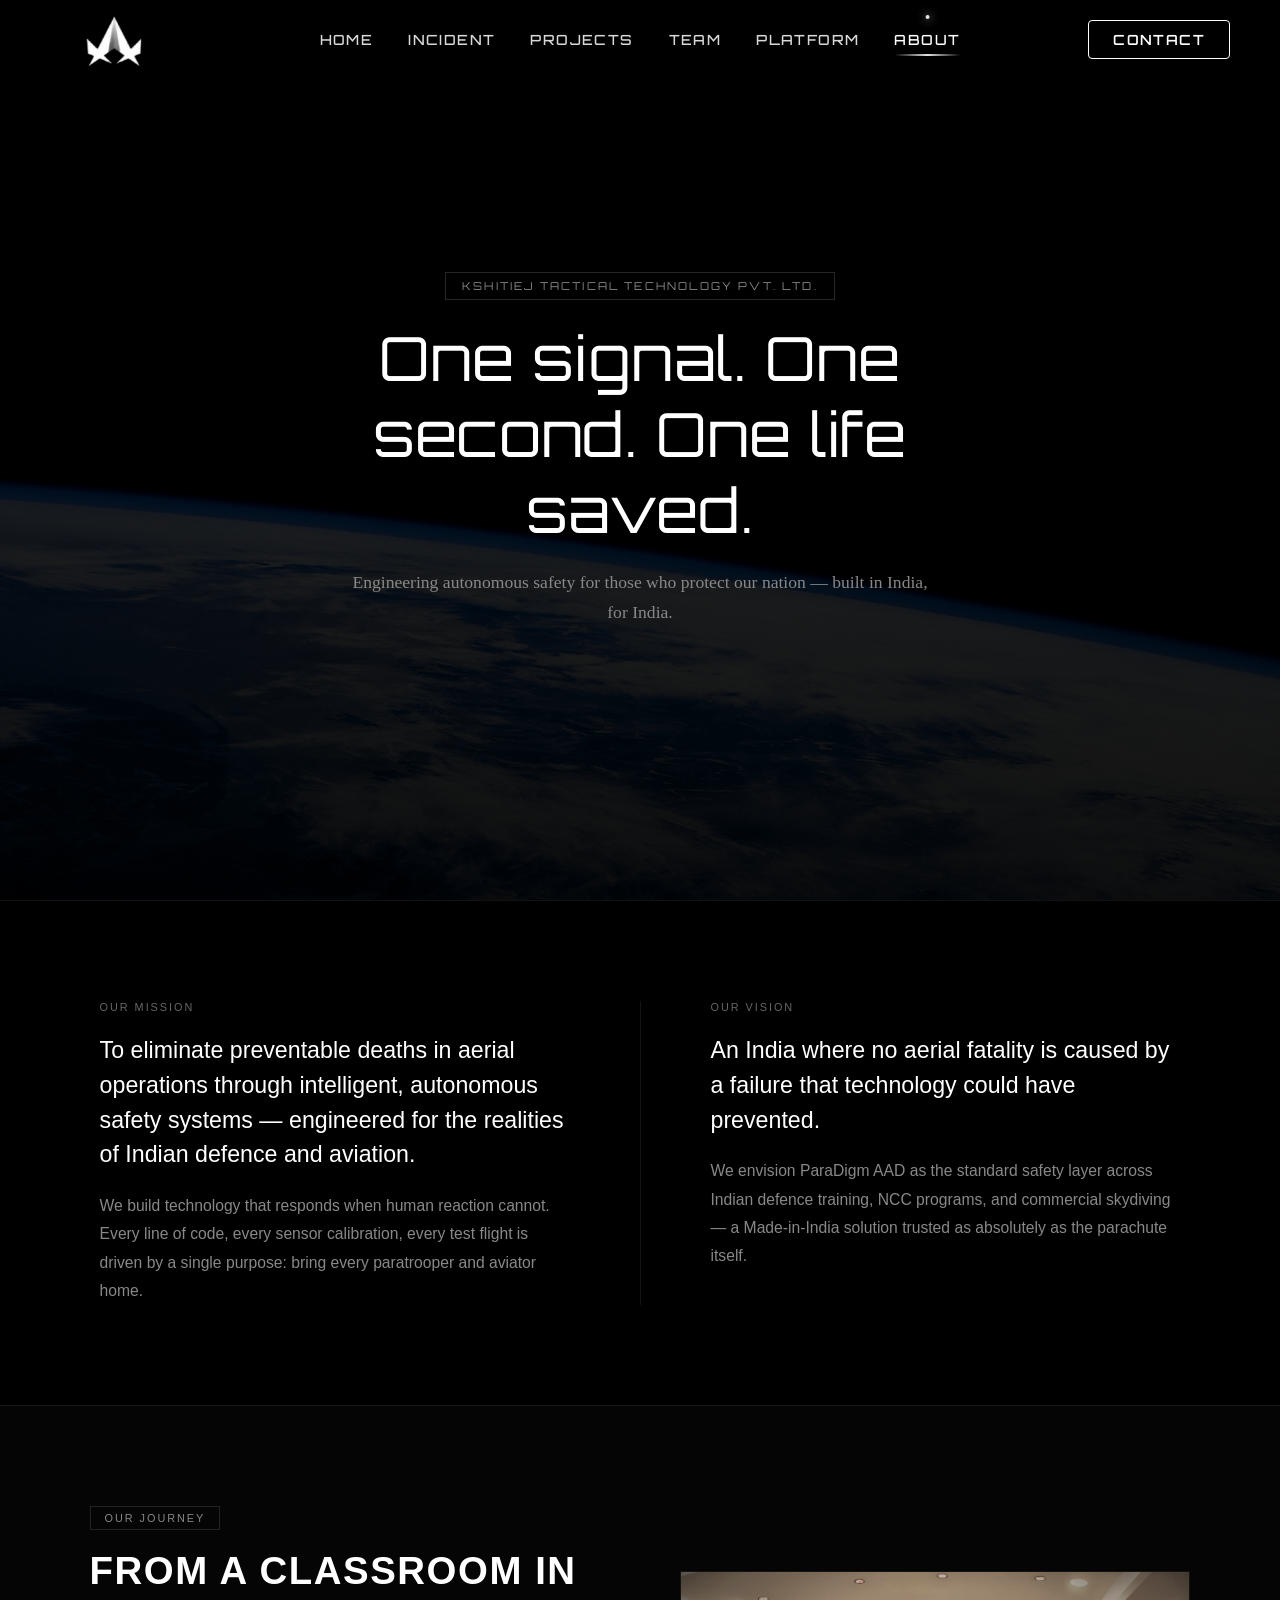
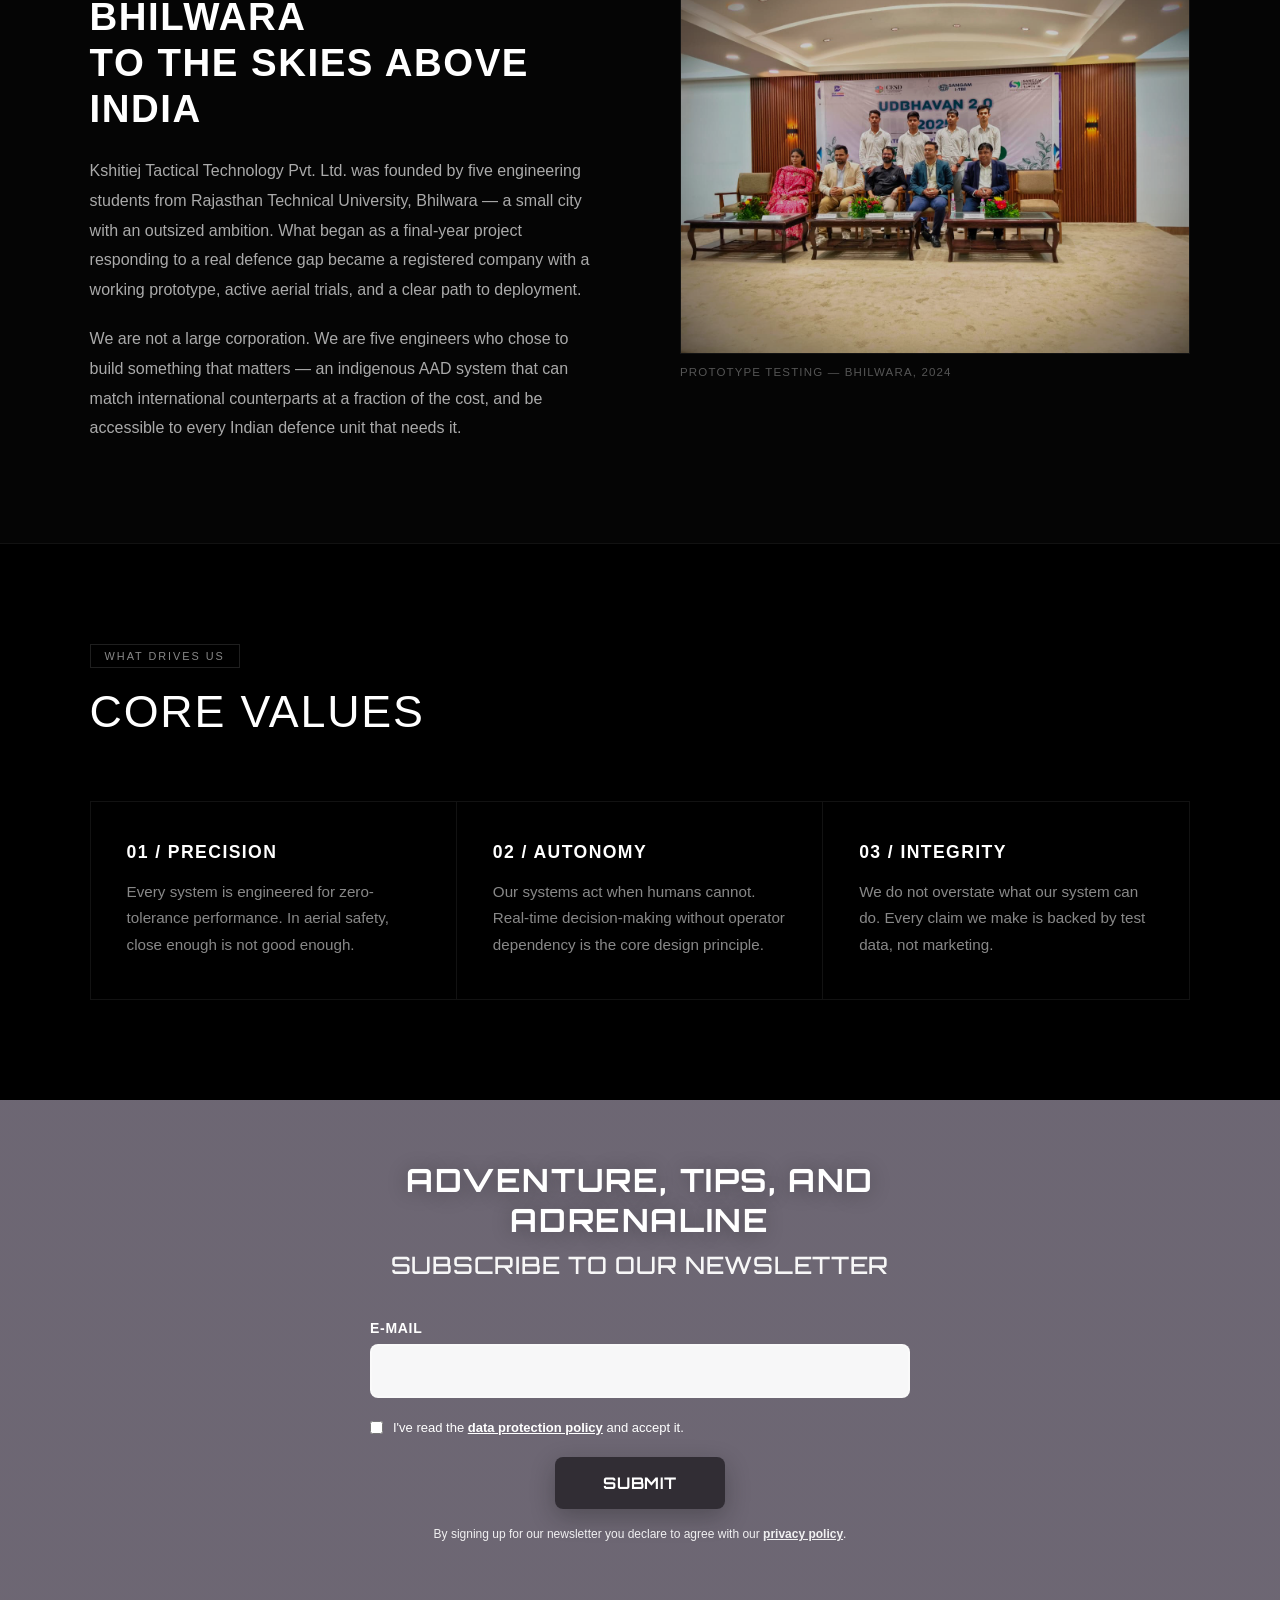
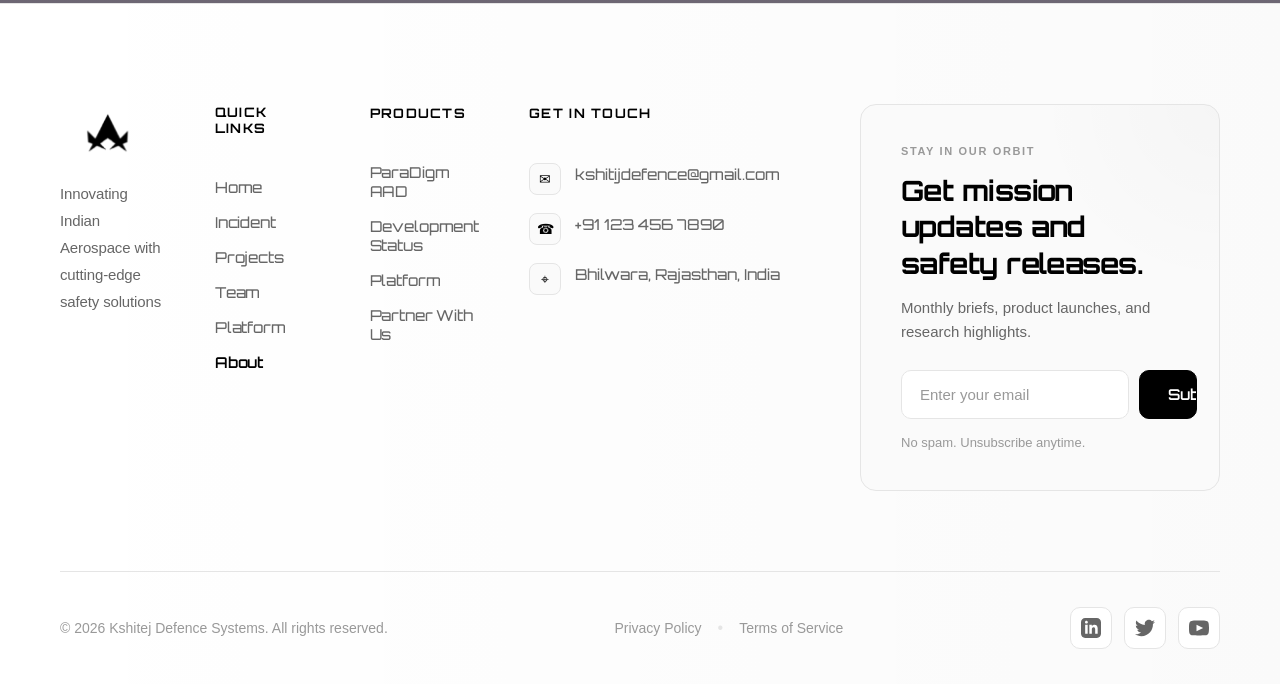
<file: about.html>
<!DOCTYPE html>
<html lang="en">
<head>
  <meta charset="UTF-8" />
  <meta name="viewport" content="width=device-width, initial-scale=1.0" />
  <title>About Us | Kshitej Defence Systems</title>
  <link rel="stylesheet" href="css/style.css" />
  <link rel="stylesheet" href="css/footer.css">
  <link rel="stylesheet" href="css/about.css" />
  <link rel="icon" type="image/png" href="images/logo.png" />
  <link href="https://fonts.googleapis.com/css2?family=Orbitron:wght@400;600;700&family=Oxanium:wght@400;600&family=Rajdhani:wght@500;600&family=Share+Tech+Mono&display=swap" rel="stylesheet">
</head>
<body>

<!-- NAVBAR -->
<header class="navbar">
    <div class="navbar-container">
        <div class="logo">
           <a href="index.html"><img src="images/logo.png" alt="Kshitej Defence Logo" class="logo-img"></a>
        </div>
        <nav class="nav-menu">
            <ul class="nav-list">
                <li class="nav-item"><a href="index.html" class="nav-link">Home</a></li>
                <li class="nav-item"><a href="incident.html" class="nav-link">Incident</a></li>
                <li class="nav-item"><a href="projects.html" class="nav-link">Projects</a></li>
                <li class="nav-item"><a href="team.html" class="nav-link">Team</a></li>
                <li class="nav-item"><a href="platform.html" class="nav-link">Platform</a></li>
                <li class="nav-item"><a href="about.html" class="nav-link active">About</a></li>
            </ul>
        </nav>
        <a href="contact.html" class="nav-cta">Contact</a>
        <button class="menu-toggle" aria-label="Toggle menu">
            <span class="menu-line"></span>
            <span class="menu-line"></span>
            <span class="menu-line"></span>
        </button>
    </div>
    <div class="nav-progress"></div>
</header>

<!-- ===================== HERO ===================== -->
<section class="about-hero-quote">
  <img src="images/mission_feature.webp" alt="Mission Background" class="quote-bg-image">
  <div class="quote-overlay"></div>
  <div class="quote-content">
    <span class="hero-chip">Kshitiej Tactical Technology Pvt. Ltd.</span>
    <p class="quote-text">
      One signal. One second. One life saved.
    </p>
    <p class="quote-sub">
      Engineering autonomous safety for those who protect our nation — built in India, for India.
    </p>
  </div>
</section>

<!-- ===================== MISSION & VISION ===================== -->
<section class="mv-section">
  <div class="mv-grid">

    <div class="mv-card">
      <span class="mv-label">Our Mission</span>
      <h3>To eliminate preventable deaths in aerial operations through intelligent, autonomous safety systems — engineered for the realities of Indian defence and aviation.</h3>
      <p>We build technology that responds when human reaction cannot. Every line of code, every sensor calibration, every test flight is driven by a single purpose: bring every paratrooper and aviator home.</p>
    </div>

    <div class="mv-divider"></div>

    <div class="mv-card">
      <span class="mv-label">Our Vision</span>
      <h3>An India where no aerial fatality is caused by a failure that technology could have prevented.</h3>
      <p>We envision ParaDigm AAD as the standard safety layer across Indian defence training, NCC programs, and commercial skydiving — a Made-in-India solution trusted as absolutely as the parachute itself.</p>
    </div>

  </div>
</section>

<!-- ===================== STORY ===================== -->
<section class="story-section fade-in">
  <div class="story-container">
    <div class="story-text">
      <span class="section-chip">Our Journey</span>
      <h3>From a Classroom in Bhilwara<br>to the Skies Above India</h3>
      <p>
        Kshitiej Tactical Technology Pvt. Ltd. was founded by five engineering students from Rajasthan Technical University, Bhilwara — a small city with an outsized ambition. What began as a final-year project responding to a real defence gap became a registered company with a working prototype, active aerial trials, and a clear path to deployment.
      </p>
      <p>
        We are not a large corporation. We are five engineers who chose to build something that matters — an indigenous AAD system that can match international counterparts at a fraction of the cost, and be accessible to every Indian defence unit that needs it.
      </p>
    </div>
    <div class="story-image">
      <img src="images/funding_win.jpg" alt="Kshitej team at work">
      <div class="story-img-caption">Prototype testing — Bhilwara, 2024</div>
    </div>
  </div>
</section>

<!-- ===================== VALUES ===================== -->
<section class="values-section fade-in">
  <div class="values-header">
    <span class="section-chip">What Drives Us</span>
    <h2>Core Values</h2>
  </div>
  <div class="values-grid">
    <div class="value-card">
      <h4>01 / Precision</h4>
      <p>Every system is engineered for zero-tolerance performance. In aerial safety, close enough is not good enough.</p>
    </div>
    <div class="value-card">
      <h4>02 / Autonomy</h4>
      <p>Our systems act when humans cannot. Real-time decision-making without operator dependency is the core design principle.</p>
    </div>
    <div class="value-card">
      <h4>03 / Integrity</h4>
      <p>We do not overstate what our system can do. Every claim we make is backed by test data, not marketing.</p>
    </div>
  </div>
</section>


<!-- FOOTER -->
<section class="newsletter-hero" data-scroll-section style="background-image: url('images/footerbg.jpg');">
    <div class="newsletter-overlay"></div>
    <div class="newsletter-content">
        <h2 class="newsletter-headline">ADVENTURE, TIPS, AND ADRENALINE</h2>
        <h3 class="newsletter-subheadline">SUBSCRIBE TO OUR NEWSLETTER</h3>
        <form class="newsletter-form" action="#" method="post">
            <div class="form-group">
                <label for="newsletter-email" class="form-label">E-MAIL</label>
                <input id="newsletter-email" name="email" type="email" class="newsletter-input" placeholder="" required>
            </div>
            <div class="form-checkbox">
                <input type="checkbox" id="privacy-check" required>
                <label for="privacy-check">I've read the <a href="privacy.html">data protection policy</a> and accept it.</label>
            </div>
            <button type="submit" class="newsletter-submit">SUBMIT</button>
            <p class="privacy-note">By signing up for our newsletter you declare to agree with our <a href="privacy.html">privacy policy</a>.</p>
        </form>
    </div>
</section>

<footer class="site-footer" data-scroll-section>
    <div class="footer-container">
        <div class="footer-top">
            <div class="footer-left">
                <div class="footer-column footer-about">
                    <div class="footer-logo">
                        <img src="images/logo.png" alt="Kshitej Defence Logo">
                    </div>
                    <p class="footer-tagline">Innovating Indian Aerospace with cutting-edge safety solutions</p>
                </div>
                <div class="footer-column">
                    <h4 class="footer-heading">Quick Links</h4>
                    <ul class="footer-links">
                        <li><a href="index.html">Home</a></li>
                        <li><a href="incident.html">Incident</a></li>
                        <li><a href="projects.html">Projects</a></li>
                        <li><a href="team.html">Team</a></li>
                        <li><a href="platform.html">Platform</a></li>
                        <li><a href="about.html">About</a></li>
                    </ul>
                </div>
                <div class="footer-column">
                    <h4 class="footer-heading">Products</h4>
                    <ul class="footer-links">
                        <li><a href="projects.html">ParaDigm AAD</a></li>
                        <li><a href="projects.html#status">Development Status</a></li>
                        <li><a href="platform.html">Platform</a></li>
                        <li><a href="contact.html">Partner With Us</a></li>
                    </ul>
                </div>
                <div class="footer-column">
                    <h4 class="footer-heading">Get in Touch</h4>
                    <ul class="footer-contact">
                        <li><span class="contact-icon"></span><a href="mailto:kshitijdefence@gmail.com">kshitijdefence@gmail.com</a></li>
                        <li><span class="contact-icon"></span><a href="tel:+911234567890">+91 123 456 7890</a></li>
                        <li><span class="contact-icon"></span><span>Bhilwara, Rajasthan, India</span></li>
                    </ul>
                </div>
            </div>
            <div class="footer-column footer-orbit">
                <p class="orbit-label">Stay in Our Orbit</p>
                <h3 class="orbit-title">Get mission updates and safety releases.</h3>
                <p class="orbit-text">Monthly briefs, product launches, and research highlights.</p>
                <form class="orbit-form" action="#" method="post">
                    <label class="sr-only" for="footer-email">Email address</label>
                    <input id="footer-email" name="email" type="email" placeholder="Enter your email" required>
                    <button type="submit">Submit</button>
                </form>
                <p class="orbit-note">No spam. Unsubscribe anytime.</p>
            </div>
        </div>
        <div class="footer-bottom">
            <div class="footer-copyright"><p>© 2025 Kshitiej Tactical Technology Pvt. Ltd. All rights reserved.</p></div>
            <div class="footer-legal">
                <a href="privacy.html">Privacy Policy</a>
                <span class="separator">•</span>
                <a href="terms.html">Terms of Service</a>
            </div>
            <div class="footer-social">
                <a href="#" aria-label="LinkedIn" class="social-link">
                    <svg width="20" height="20" fill="currentColor" viewBox="0 0 24 24"><path d="M19 0h-14c-2.761 0-5 2.239-5 5v14c0 2.761 2.239 5 5 5h14c2.762 0 5-2.239 5-5v-14c0-2.761-2.238-5-5-5zm-11 19h-3v-11h3v11zm-1.5-12.268c-.966 0-1.75-.79-1.75-1.764s.784-1.764 1.75-1.764 1.75.79 1.75 1.764-.783 1.764-1.75 1.764zm13.5 12.268h-3v-5.604c0-3.368-4-3.113-4 0v5.604h-3v-11h3v1.765c1.396-2.586 7-2.777 7 2.476v6.759z"/></svg>
                </a>
                <a href="#" aria-label="Twitter" class="social-link">
                    <svg width="20" height="20" fill="currentColor" viewBox="0 0 24 24"><path d="M24 4.557c-.883.392-1.832.656-2.828.775 1.017-.609 1.798-1.574 2.165-2.724-.951.564-2.005.974-3.127 1.195-.897-.957-2.178-1.555-3.594-1.555-3.179 0-5.515 2.966-4.797 6.045-4.091-.205-7.719-2.165-10.148-5.144-1.29 2.213-.669 5.108 1.523 6.574-.806-.026-1.566-.247-2.229-.616-.054 2.281 1.581 4.415 3.949 4.89-.693.188-1.452.232-2.224.084.626 1.956 2.444 3.379 4.6 3.419-2.07 1.623-4.678 2.348-7.29 2.04 2.179 1.397 4.768 2.212 7.548 2.212 9.142 0 14.307-7.721 13.995-14.646.962-.695 1.797-1.562 2.457-2.549z"/></svg>
                </a>
                <a href="#" aria-label="YouTube" class="social-link">
                    <svg width="20" height="20" fill="currentColor" viewBox="0 0 24 24"><path d="M19.615 3.184c-3.604-.246-11.631-.245-15.23 0-3.897.266-4.356 2.62-4.385 8.816.029 6.185.484 8.549 4.385 8.816 3.6.245 11.626.246 15.23 0 3.897-.266 4.356-2.62 4.385-8.816-.029-6.185-.484-8.549-4.385-8.816zm-10.615 12.816v-8l8 3.993-8 4.007z"/></svg>
                </a>
            </div>
        </div>
    </div>
</footer>

<script src="js/footer.js"></script>
<script src="js/main.js"></script>
</body>
</html>
</file>
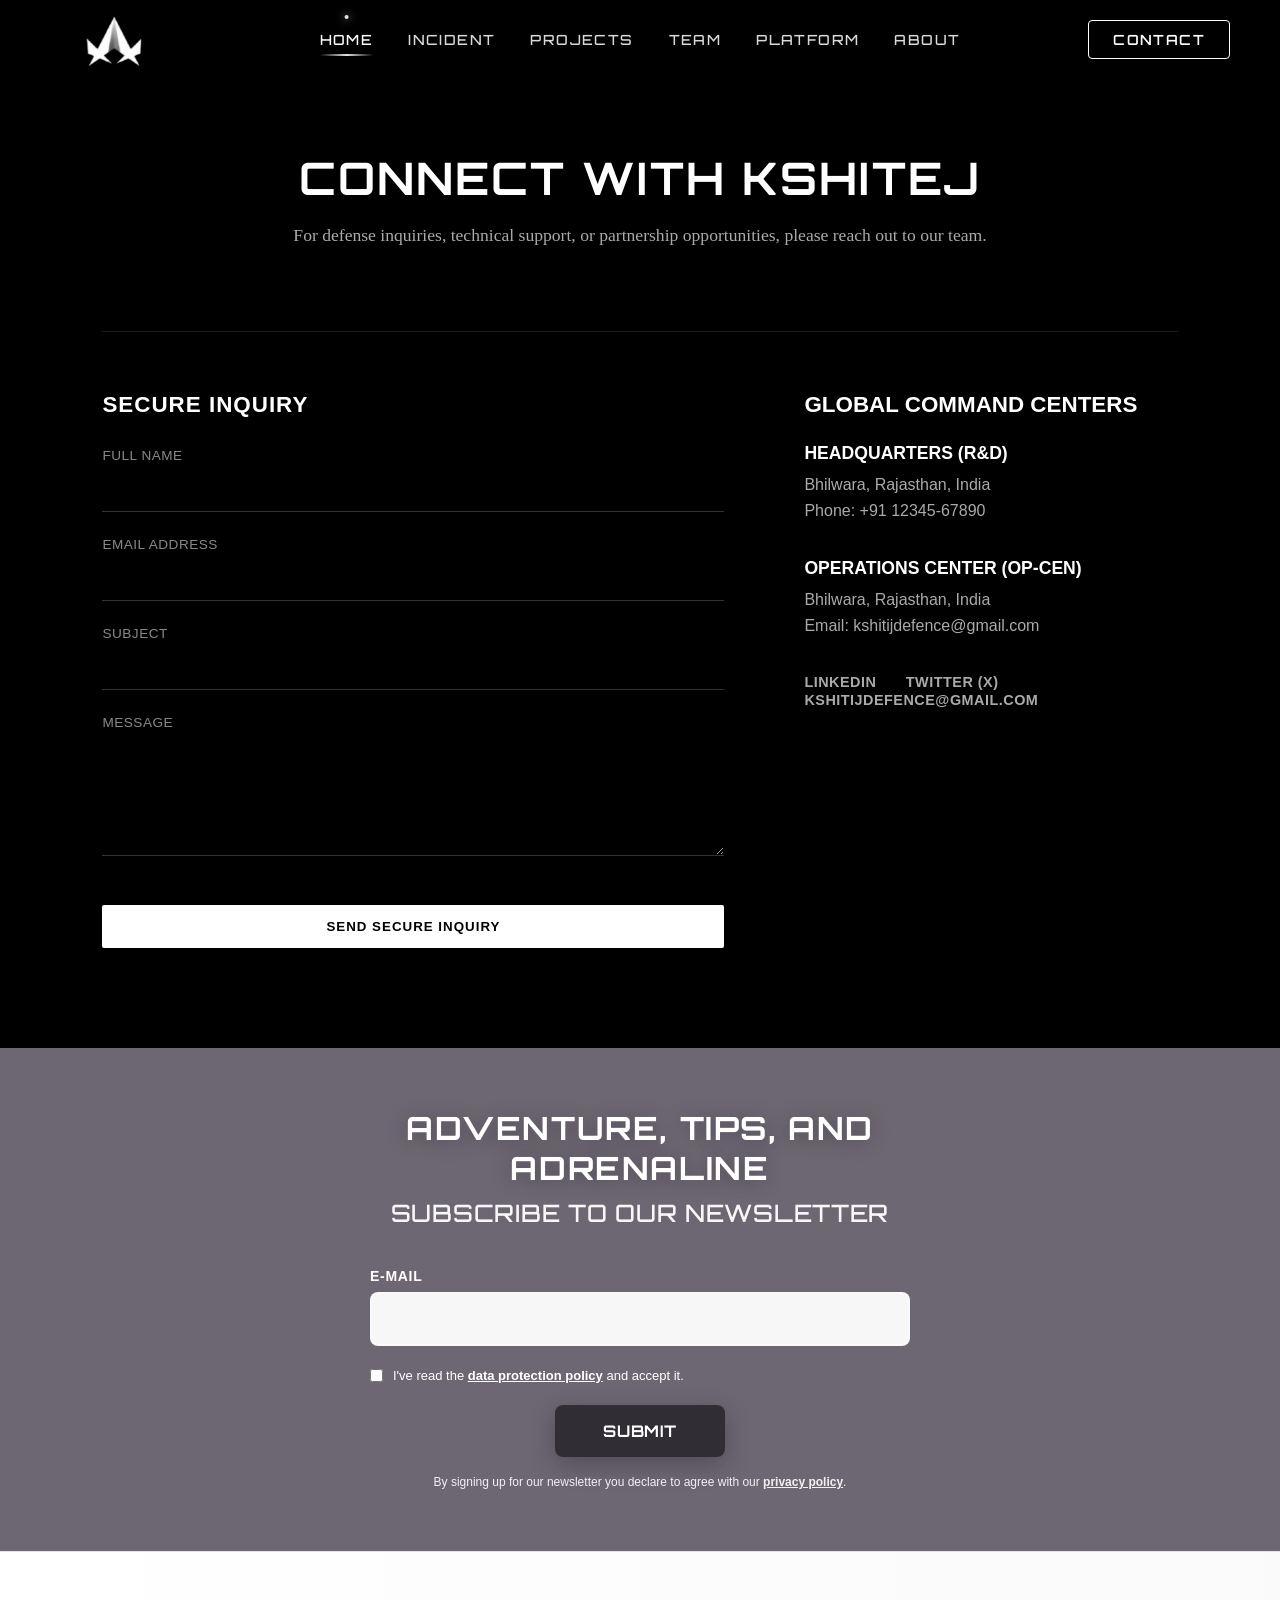
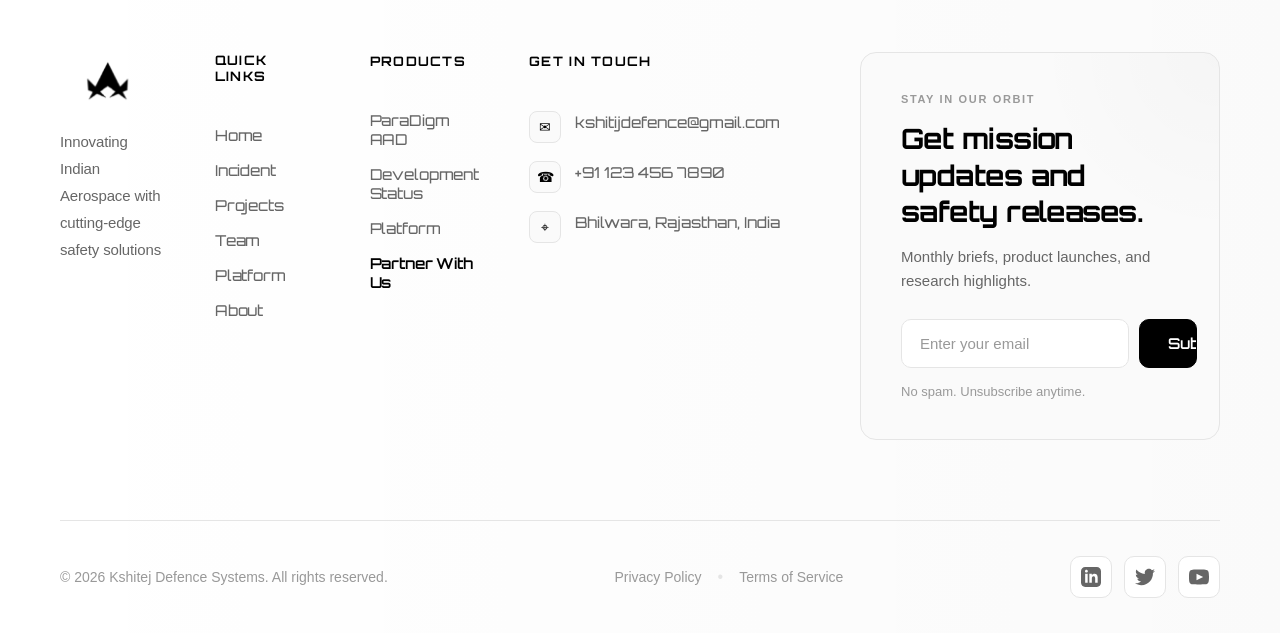
<file: contact.html>
<!DOCTYPE html>
<html lang="en">
<head>
    <meta charset="UTF-8" />
    <meta name="viewport" content="width=device-width, initial-scale=1.0" />
    <title>Contact | Kshitej Defence Systems</title> 
    <link rel="stylesheet" href="css/style.css" />
    <link rel="stylesheet" href="css/footer.css">
    <link rel="stylesheet" href="css/contact.css" />
    <link rel="icon" type="image/png" href="images/logo.png" />
      <link href="https://fonts.googleapis.com/css2?family=Orbitron:wght@400;600;700&family=Oxanium:wght@400;600&family=Rajdhani:wght@500;600&family=Share+Tech+Mono&display=swap" rel="stylesheet">
</head>
<body>
<header class="navbar">
    <div class="navbar-container">
        <!-- Logo Section -->
         <div class="logo">
           <a href="index.html"><img src="images/logo.png" alt="Kshitej Defence Logo" class="logo-img"></a>
        </div>

        <!-- Navigation Links -->
        <nav class="nav-menu">
            <ul class="nav-list">
                <li class="nav-item"><a href="index.html" class="nav-link active">Home</a></li>
                <li class="nav-item"><a href="incident.html" class="nav-link">Incident</a></li>
                <li class="nav-item"><a href="projects.html" class="nav-link">Projects</a></li>
                <li class="nav-item"><a href="team.html" class="nav-link">Team</a></li>
                <li class="nav-item"><a href="platform.html" class="nav-link">Platform</a></li>
                <li class="nav-item"><a href="about.html" class="nav-link">About</a></li>
            </ul>
        </nav>

        <!-- CTA Button -->
        <a href="contact.html" class="nav-cta">Contact</a>

        <!-- Mobile Menu Toggle -->
        <button class="menu-toggle" aria-label="Toggle menu">
            <span class="menu-line"></span>
            <span class="menu-line"></span>
            <span class="menu-line"></span>
        </button>
    </div>
    
    <!-- Progress Bar (optional) -->
    <div class="nav-progress"></div>
</header>

    <section class="contact-section fade-in" style="padding-top: 150px;">
        <h2>Connect with Kshitej</h2>
        <p class="contact-intro">For defense inquiries, technical support, or partnership opportunities, please reach out to our team.</p>
        
        <div class="contact-container">
            <div class="contact-form-side">
                <h3>Secure Inquiry</h3>
                <form action="#" method="POST" class="secure-form">
                    <div class="form-group">
                        <label for="name">Full Name</label>
                        <input type="text" id="name" name="name" required>
                    </div>
                    <div class="form-group">
                        <label for="email">Email Address</label>
                        <input type="email" id="email" name="email" required>
                    </div>
                    <div class="form-group">
                        <label for="subject">Subject</label>
                        <input type="text" id="subject" name="subject" required>
                    </div>
                    <div class="form-group">
                        <label for="message">Message</label>
                        <textarea id="message" name="message" rows="5" required></textarea>
                    </div>
                    <button type="submit" class="btn-submit">Send Secure Inquiry</button>
                </form>
            </div>

            <div class="contact-info-side">
                <h3>Global Command Centers</h3>
                <div class="info-group">
                    <h4>Headquarters (R&D)</h4>
                    <p>Bhilwara, Rajasthan, India</p>
                    <p>Phone: <a href="tel:+123456789">+91 12345-67890</a></p>
                </div>
                <div class="info-group">
                    <h4>Operations Center (OP-CEN)</h4>
                    <p>Bhilwara, Rajasthan, India</p>
                    <p>Email: <a href="mailto:kshitijdefence@gmail.com">kshitijdefence@gmail.com</a></p>
                </div>
                <div class="social-links">
                    <a href="https://www.linkedin.com/in/skyroot-a2263a389/" target="_blank" rel="noopener noreferrer">LinkedIn</a>
                    <a href="https://x.com/your-username" target="_blank" rel="noopener noreferrer">Twitter (X)</a>
                    <a href="mailto:kshitijdefence@gmail.com">kshitijdefence@gmail.com</a>
                </div>
            </div>
        </div>
    </section>

    <!-- footer -->
<section class="newsletter-hero" data-scroll-section style="background-image: url('images/footerbg.jpg');">
    <div class="newsletter-overlay"></div>
    <div class="newsletter-content">
        <h2 class="newsletter-headline">ADVENTURE, TIPS, AND ADRENALINE</h2>
        <h3 class="newsletter-subheadline">SUBSCRIBE TO OUR NEWSLETTER</h3>
        <form class="newsletter-form" action="#" method="post">
            <div class="form-group">
                <label for="newsletter-email" class="form-label">E-MAIL</label>
                <input id="newsletter-email" name="email" type="email" class="newsletter-input" placeholder="" required>
            </div>
            <div class="form-checkbox">
                <input type="checkbox" id="privacy-check" required>
                <label for="privacy-check">I've read the <a href="privacy.html">data protection policy</a> and accept it.</label>
            </div>
            <button type="submit" class="newsletter-submit">SUBMIT</button>
            <p class="privacy-note">By signing up for our newsletter you declare to agree with our <a href="privacy.html">privacy policy</a>.</p>
        </form>
    </div>
</section>

<footer class="site-footer" data-scroll-section>
    <div class="footer-container">
        <div class="footer-top">
            <div class="footer-left">
                <div class="footer-column footer-about">
                    <div class="footer-logo">
                        <img src="images/logo.png" alt="Kshitej Defence Logo">
                    </div>
                    <p class="footer-tagline">Innovating Indian Aerospace with cutting-edge safety solutions</p>
                </div>
                <div class="footer-column">
                    <h4 class="footer-heading">Quick Links</h4>
                    <ul class="footer-links">
                        <li><a href="index.html">Home</a></li>
                        <li><a href="incident.html">Incident</a></li>
                        <li><a href="projects.html">Projects</a></li>
                        <li><a href="team.html">Team</a></li>
                        <li><a href="platform.html">Platform</a></li>
                        <li><a href="about.html">About</a></li>
                    </ul>
                </div>
                <div class="footer-column">
                    <h4 class="footer-heading">Products</h4>
                    <ul class="footer-links">
                        <li><a href="projects.html">ParaDigm AAD</a></li>
                        <li><a href="projects.html#status">Development Status</a></li>
                        <li><a href="platform.html">Platform</a></li>
                        <li><a href="contact.html">Partner With Us</a></li>
                    </ul>
                </div>
                <div class="footer-column">
                    <h4 class="footer-heading">Get in Touch</h4>
                    <ul class="footer-contact">
                        <li><span class="contact-icon"></span><a href="mailto:kshitijdefence@gmail.com">kshitijdefence@gmail.com</a></li>
                        <li><span class="contact-icon"></span><a href="tel:+911234567890">+91 123 456 7890</a></li>
                        <li><span class="contact-icon"></span><span>Bhilwara, Rajasthan, India</span></li>
                    </ul>
                </div>
            </div>
            <div class="footer-column footer-orbit">
                <p class="orbit-label">Stay in Our Orbit</p>
                <h3 class="orbit-title">Get mission updates and safety releases.</h3>
                <p class="orbit-text">Monthly briefs, product launches, and research highlights.</p>
                <form class="orbit-form" action="#" method="post">
                    <label class="sr-only" for="footer-email">Email address</label>
                    <input id="footer-email" name="email" type="email" placeholder="Enter your email" required>
                    <button type="submit">Submit</button>
                </form>
                <p class="orbit-note">No spam. Unsubscribe anytime.</p>
            </div>
        </div>
        <div class="footer-bottom">
            <div class="footer-copyright"><p>© 2025 Kshitiej Tactical Technology Pvt. Ltd. All rights reserved.</p></div>
            <div class="footer-legal">
                <a href="privacy.html">Privacy Policy</a>
                <span class="separator">•</span>
                <a href="terms.html">Terms of Service</a>
            </div>
            <div class="footer-social">
                <a href="#" aria-label="LinkedIn" class="social-link">
                    <svg width="20" height="20" fill="currentColor" viewBox="0 0 24 24"><path d="M19 0h-14c-2.761 0-5 2.239-5 5v14c0 2.761 2.239 5 5 5h14c2.762 0 5-2.239 5-5v-14c0-2.761-2.238-5-5-5zm-11 19h-3v-11h3v11zm-1.5-12.268c-.966 0-1.75-.79-1.75-1.764s.784-1.764 1.75-1.764 1.75.79 1.75 1.764-.783 1.764-1.75 1.764zm13.5 12.268h-3v-5.604c0-3.368-4-3.113-4 0v5.604h-3v-11h3v1.765c1.396-2.586 7-2.777 7 2.476v6.759z"/></svg>
                </a>
                <a href="#" aria-label="Twitter" class="social-link">
                    <svg width="20" height="20" fill="currentColor" viewBox="0 0 24 24"><path d="M24 4.557c-.883.392-1.832.656-2.828.775 1.017-.609 1.798-1.574 2.165-2.724-.951.564-2.005.974-3.127 1.195-.897-.957-2.178-1.555-3.594-1.555-3.179 0-5.515 2.966-4.797 6.045-4.091-.205-7.719-2.165-10.148-5.144-1.29 2.213-.669 5.108 1.523 6.574-.806-.026-1.566-.247-2.229-.616-.054 2.281 1.581 4.415 3.949 4.89-.693.188-1.452.232-2.224.084.626 1.956 2.444 3.379 4.6 3.419-2.07 1.623-4.678 2.348-7.29 2.04 2.179 1.397 4.768 2.212 7.548 2.212 9.142 0 14.307-7.721 13.995-14.646.962-.695 1.797-1.562 2.457-2.549z"/></svg>
                </a>
                <a href="#" aria-label="YouTube" class="social-link">
                    <svg width="20" height="20" fill="currentColor" viewBox="0 0 24 24"><path d="M19.615 3.184c-3.604-.246-11.631-.245-15.23 0-3.897.266-4.356 2.62-4.385 8.816.029 6.185.484 8.549 4.385 8.816 3.6.245 11.626.246 15.23 0 3.897-.266 4.356-2.62 4.385-8.816-.029-6.185-.484-8.549-4.385-8.816zm-10.615 12.816v-8l8 3.993-8 4.007z"/></svg>
                </a>
            </div>
        </div>
    </div>
</footer>

    <script src="js/footer.js"></script>
    <script src="js/main.js"></script>
</body>
</html>
</file>
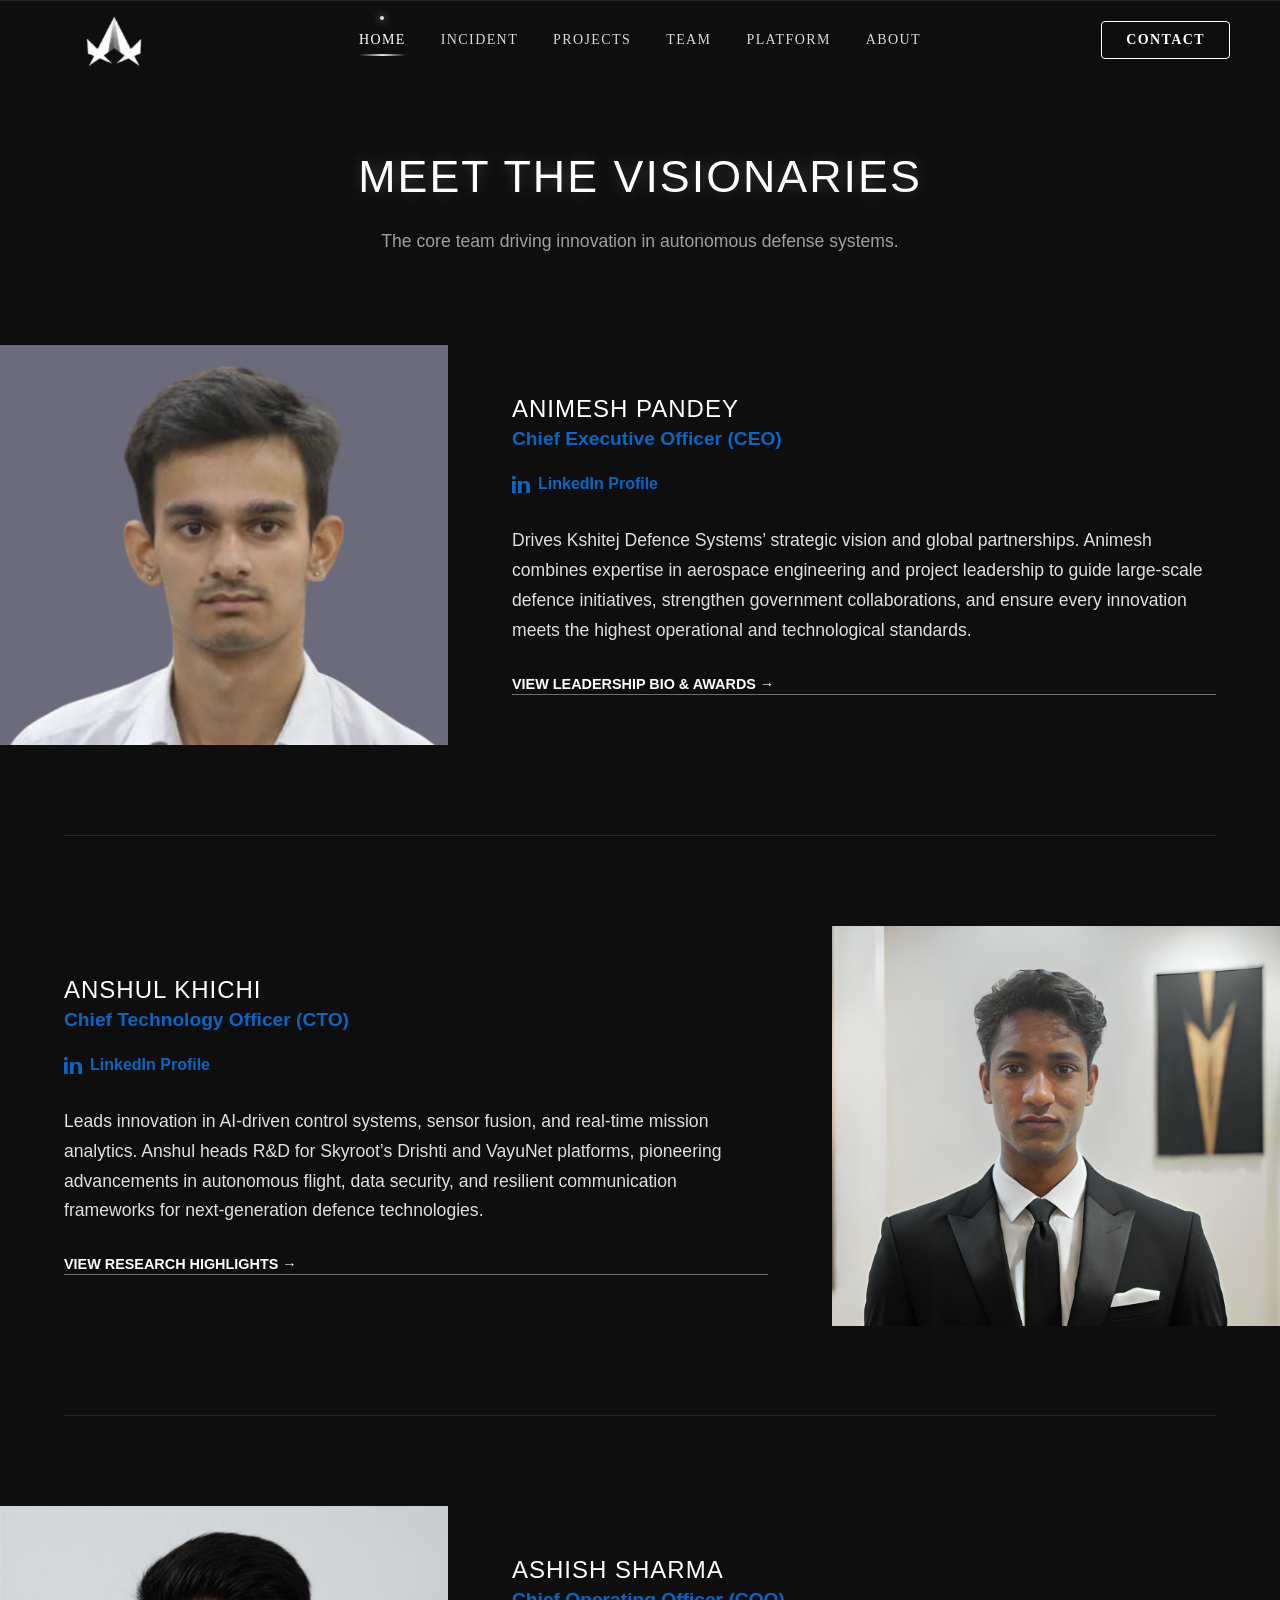
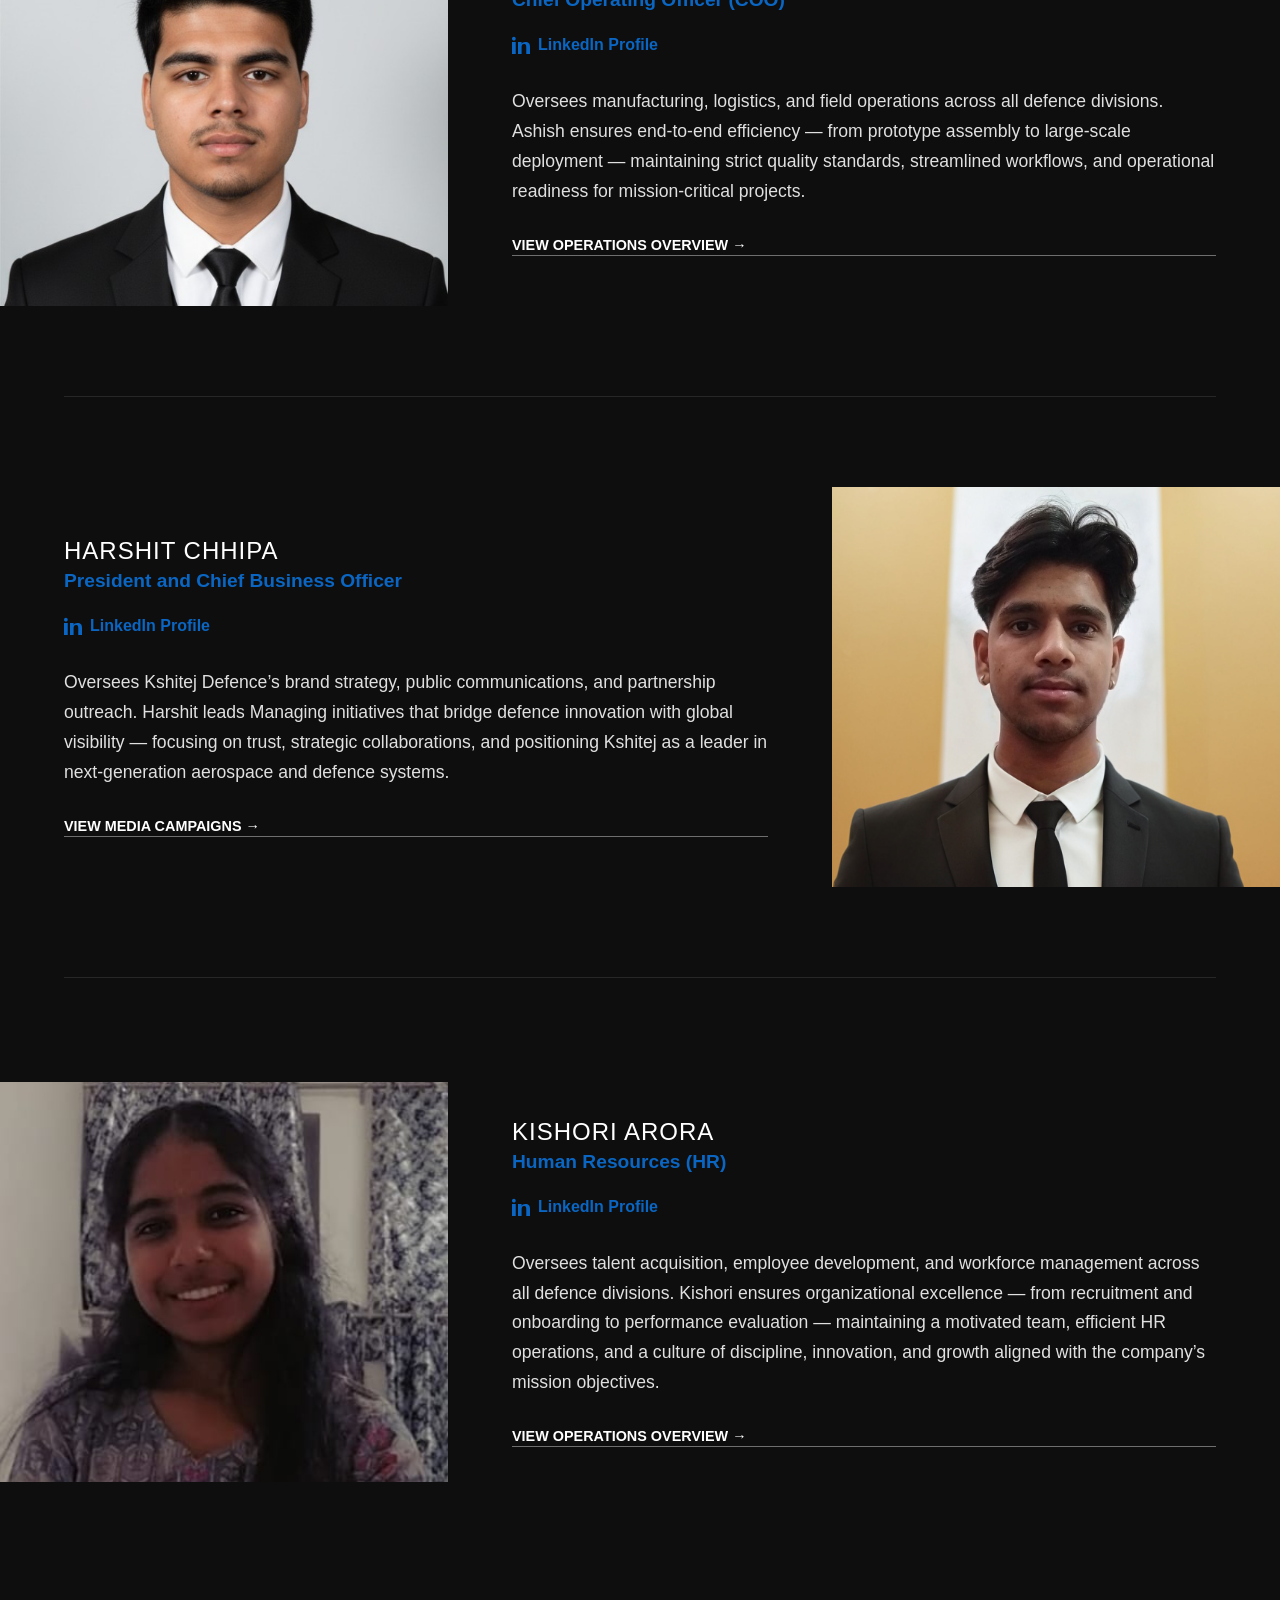
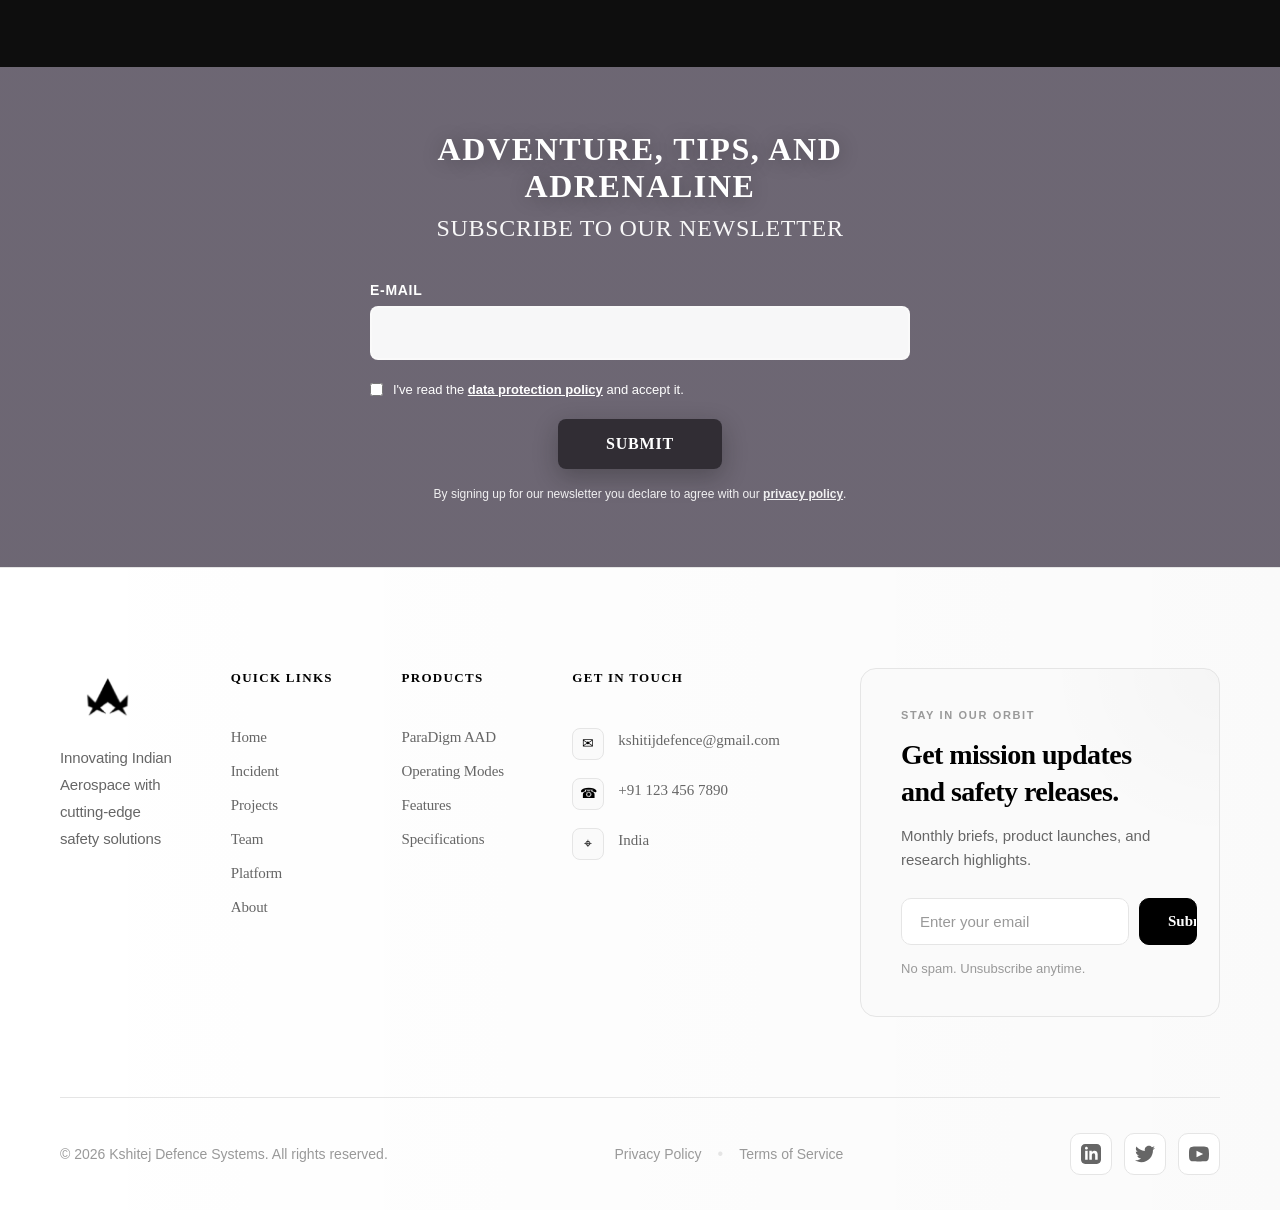
<file: founders.html>
<!DOCTYPE html>
<html lang="en">
<head>
    <meta charset="UTF-8" />
    <meta name="viewport" content="width=device-width, initial-scale=1.0" />
    <title>Founders | Kshitej Defence Systems</title> 
    <link rel="stylesheet" href="css/style.css" />
    <link rel="stylesheet" href="css/founders.css" />
    <link rel="stylesheet" href="css/footer.css">
    <link rel="icon" type="image/png" href="images/logo.png" />
</head>
<body>
<header class="navbar">
    <div class="navbar-container">
        <!-- Logo Section -->
         <div class="logo">
           <a href="index.html"><img src="images/logo.png" alt="Kshitej Defence Logo" class="logo-img"></a>
        </div>

        <!-- Navigation Links -->
        <nav class="nav-menu">
            <ul class="nav-list">
                <li class="nav-item"><a href="index.html" class="nav-link active">Home</a></li>
                <li class="nav-item"><a href="incident.html" class="nav-link">Incident</a></li>
                <li class="nav-item"><a href="projects.html" class="nav-link">Projects</a></li>
                <li class="nav-item"><a href="team.html" class="nav-link">Team</a></li>
                <li class="nav-item"><a href="platform.html" class="nav-link">Platform</a></li>
                <li class="nav-item"><a href="about.html" class="nav-link">About</a></li>
            </ul>
        </nav>

        <!-- CTA Button -->
        <a href="contact.html" class="nav-cta">Contact</a>

        <!-- Mobile Menu Toggle -->
        <button class="menu-toggle" aria-label="Toggle menu">
            <span class="menu-line"></span>
            <span class="menu-line"></span>
            <span class="menu-line"></span>
        </button>
    </div>
    
    <!-- Progress Bar (optional) -->
    <div class="nav-progress"></div>
</header>

    <section class="founders-section fade-in" style="padding-top: 150px;">
        <h2>Meet the Visionaries</h2>
        <p class="founders-intro">The core team driving innovation in autonomous defense systems.</p>
        
        <div class="founder-profile">
            <div class="profile-image">
                <img src="images/me-removebg-preview (1).png" alt="animesh - CEO">
            </div>
            <div class="profile-details">
    <h3>Animesh Pandey</h3>
    <h4>Chief Executive Officer (CEO)</h4>
    <a href="https://www.linkedin.com/in/animesh-pandey-015501319/" target="_blank" rel="noopener noreferrer" class="linkedin-link">
    <svg xmlns="http://www.w3.org/2000/svg" width="18" height="18" viewBox="0 0 24 24" aria-hidden="true">
        <path fill="#0A66C2" d="M4.98 3.5C4.98 4.88 3.87 6 2.5 6S0 4.88 0 3.5 1.12 1 2.5 1 4.98 2.12 4.98 3.5zM0 8h5v16H0zM8 8h4.8v2.2h.1c.7-1.2 2.4-2.2 4.9-2.2C22.3 8 24 10 24 14.3V24h-5v-8.7c0-2.1 0-4.8-2.9-4.8-2.9 0-3.3 2.2-3.3 4.6V24H8z"/>
    </svg>
    <span class="linkedin-text">LinkedIn Profile</span>
</a>
<br>
    <p>Drives Kshitej Defence Systems’ strategic vision and global partnerships. Animesh combines expertise in aerospace engineering and project leadership to guide large-scale defence initiatives, strengthen government collaborations, and ensure every innovation meets the highest operational and technological standards.</p>
    <a href="#" class="profile-link">View Leadership Bio & Awards →</a>
</div>

        </div>
        
        <hr class="profile-separator">

        <div class="founder-profile reverse">
            <div class="profile-image">
                <img src="images/founder2.png" alt="Anshul - CTO">
            </div>
            <div class="profile-details">
    <h3>Anshul Khichi</h3>
    <h4>Chief Technology Officer (CTO)</h4>
    <a href="https://www.linkedin.com/in/anshul-khichi-1b9b7027a/" target="_blank" rel="noopener noreferrer" class="linkedin-link">
    <svg xmlns="http://www.w3.org/2000/svg" width="18" height="18" viewBox="0 0 24 24" aria-hidden="true">
        <path fill="#0A66C2" d="M4.98 3.5C4.98 4.88 3.87 6 2.5 6S0 4.88 0 3.5 1.12 1 2.5 1 4.98 2.12 4.98 3.5zM0 8h5v16H0zM8 8h4.8v2.2h.1c.7-1.2 2.4-2.2 4.9-2.2C22.3 8 24 10 24 14.3V24h-5v-8.7c0-2.1 0-4.8-2.9-4.8-2.9 0-3.3 2.2-3.3 4.6V24H8z"/>
    </svg>
    <span class="linkedin-text">LinkedIn Profile</span>
</a>
<br>
    <p>Leads innovation in AI-driven control systems, sensor fusion, and real-time mission analytics. Anshul heads R&D for Skyroot’s Drishti and VayuNet platforms, pioneering advancements in autonomous flight, data security, and resilient communication frameworks for next-generation defence technologies.</p>
    <a href="#" class="profile-link">View Research Highlights →</a>
</div>

        </div>
        
        <hr class="profile-separator">

        <div class="founder-profile">
            <div class="profile-image">
                <img src="images/ashish.jpg" alt="Ashish- COO">
            </div>
            <div class="profile-details">
    <h3>Ashish Sharma</h3>
    <h4>Chief Operating Officer (COO)</h4>
    <a href="https://www.linkedin.com/in/ashish-sharma-7086b032a/" target="_blank" rel="noopener noreferrer" class="linkedin-link">
    <svg xmlns="http://www.w3.org/2000/svg" width="18" height="18" viewBox="0 0 24 24" aria-hidden="true">
        <path fill="#0A66C2" d="M4.98 3.5C4.98 4.88 3.87 6 2.5 6S0 4.88 0 3.5 1.12 1 2.5 1 4.98 2.12 4.98 3.5zM0 8h5v16H0zM8 8h4.8v2.2h.1c.7-1.2 2.4-2.2 4.9-2.2C22.3 8 24 10 24 14.3V24h-5v-8.7c0-2.1 0-4.8-2.9-4.8-2.9 0-3.3 2.2-3.3 4.6V24H8z"/>
    </svg>
    <span class="linkedin-text">LinkedIn Profile</span>
</a>
<br>
    <p>Oversees manufacturing, logistics, and field operations across all defence divisions. Ashish ensures end-to-end efficiency — from prototype assembly to large-scale deployment — maintaining strict quality standards, streamlined workflows, and operational readiness for mission-critical projects.</p>
    <a href="#" class="profile-link">View Operations Overview →</a>
</div>

        </div>
        
        <hr class="profile-separator">

        <div class="founder-profile reverse">
            <div class="profile-image">
                <img src="images/founder4.png" alt="harshit- Head of Software">
            </div>
            <div class="profile-details">
                <h3>Harshit Chhipa</h3>
                <h4>President and Chief Business Officer</h4>
                <a href="https://www.linkedin.com/in/harshit-chhipa-95a2122a4/" target="_blank" rel="noopener noreferrer" class="linkedin-link">
    <svg xmlns="http://www.w3.org/2000/svg" width="18" height="18" viewBox="0 0 24 24" aria-hidden="true">
        <path fill="#0A66C2" d="M4.98 3.5C4.98 4.88 3.87 6 2.5 6S0 4.88 0 3.5 1.12 1 2.5 1 4.98 2.12 4.98 3.5zM0 8h5v16H0zM8 8h4.8v2.2h.1c.7-1.2 2.4-2.2 4.9-2.2C22.3 8 24 10 24 14.3V24h-5v-8.7c0-2.1 0-4.8-2.9-4.8-2.9 0-3.3 2.2-3.3 4.6V24H8z"/>
    </svg>
    <span class="linkedin-text">LinkedIn Profile</span>
</a>
<br>
                <p>Oversees Kshitej Defence’s brand strategy, public communications, and partnership outreach. Harshit leads Managing initiatives that bridge defence innovation with global visibility — focusing on trust, strategic collaborations, and positioning Kshitej as a leader in next-generation aerospace and defence systems.</p>
                <a href="#" class="profile-link">View Media Campaigns →</a>
            </div>

        </div>




        <hr class="profile-separator">

        <div class="founder-profile">
            <div class="profile-image">
                <img src="images/kishori.jpg" alt="Ashish- COO">
            </div>
            <div class="profile-details">
    <h3> Kishori Arora</h3>
    <h4>Human Resources (HR)</h4>
    <a href="https://www.linkedin.com/in/kishori-arora-b81a2b2a4/" target="_blank" rel="noopener noreferrer" class="linkedin-link">
    <svg xmlns="http://www.w3.org/2000/svg" width="18" height="18" viewBox="0 0 24 24" aria-hidden="true">
        <path fill="#0A66C2" d="M4.98 3.5C4.98 4.88 3.87 6 2.5 6S0 4.88 0 3.5 1.12 1 2.5 1 4.98 2.12 4.98 3.5zM0 8h5v16H0zM8 8h4.8v2.2h.1c.7-1.2 2.4-2.2 4.9-2.2C22.3 8 24 10 24 14.3V24h-5v-8.7c0-2.1 0-4.8-2.9-4.8-2.9 0-3.3 2.2-3.3 4.6V24H8z"/>
    </svg>
    <span class="linkedin-text">LinkedIn Profile</span>
</a>
<br>
    <p>Oversees talent acquisition, employee development, and workforce management across all defence divisions. Kishori ensures organizational excellence — from recruitment and onboarding to performance evaluation — maintaining a motivated team, efficient HR operations, and a culture of discipline, innovation, and growth aligned with the company’s mission objectives.</p>
    <a href="#" class="profile-link">View Operations Overview →</a>
</div>

        </div>

    </section>



    <!-- footer -->
<!-- ======================================
   FOOTER COMPONENT
   Include this file in your HTML pages
====================================== -->
<!-- Newsletter Hero Section -->
<section class="newsletter-hero" data-scroll-section style="background-image: url('images/footerbg.jpg');">
    <div class="newsletter-overlay"></div>
    <div class="newsletter-content">
        <h2 class="newsletter-headline">ADVENTURE, TIPS, AND ADRENALINE</h2>
        <h3 class="newsletter-subheadline">SUBSCRIBE TO OUR NEWSLETTER</h3>
        
        <form class="newsletter-form" action="#" method="post">
            <div class="form-group">
                <label for="newsletter-email" class="form-label">E-MAIL</label>
                <input 
                    id="newsletter-email" 
                    name="email" 
                    type="email" 
                    class="newsletter-input"
                    placeholder="" 
                    required
                >
            </div>
            
            <div class="form-checkbox">
                <input type="checkbox" id="privacy-check" required>
                <label for="privacy-check">
                    I've read the <a href="privacy.html">data protection policy</a> and accept it.
                </label>
            </div>
            
            <button type="submit" class="newsletter-submit">SUBMIT</button>
            
            <p class="privacy-note">
                By signing up for our newsletter you declare to agree with our <a href="privacy.html">privacy policy</a>.
            </p>
        </form>
    </div>
</section>

<!-- Footer Section -->
<footer class="site-footer" data-scroll-section>
    <div class="footer-container">
        
        <!-- Footer Top Section -->
        <div class="footer-top">
            <div class="footer-left">
            
            <!-- Company Info -->
            <div class="footer-column footer-about">
                <div class="footer-logo">
                    <img src="images/logo.png" alt="Kshitej Defence Logo">
                </div>
                <p class="footer-tagline">
                    Innovating Indian Aerospace with cutting-edge safety solutions
                </p>
            </div>

            <!-- Quick Links -->
            <div class="footer-column">
                <h4 class="footer-heading">Quick Links</h4>
                <ul class="footer-links">
                    <li><a href="index.html">Home</a></li>
                    <li><a href="incident.html">Incident</a></li>
                    <li><a href="projects.html">Projects</a></li>
                    <li><a href="team.html">Team</a></li>
                    <li><a href="platform.html">Platform</a></li>
                    <li><a href="about.html">About</a></li>
                </ul>
            </div>

            <!-- Products -->
            <div class="footer-column">
                <h4 class="footer-heading">Products</h4>
                <ul class="footer-links">
                    <li><a href="#paradigm">ParaDigm AAD</a></li>
                    <li><a href="#modes">Operating Modes</a></li>
                    <li><a href="#features">Features</a></li>
                    <li><a href="#specifications">Specifications</a></li>
                </ul>
            </div>

            <!-- Contact -->
            <div class="footer-column">
                <h4 class="footer-heading">Get in Touch</h4>
                <ul class="footer-contact">
                    <li>
                        <span class="contact-icon"></span>
                        <a href="mailto:kshitijdefence@gmail.com">kshitijdefence@gmail.com</a>
                    </li>
                    <li>
                        <span class="contact-icon"></span>
                        <a href="tel:+911234567890">+91 123 456 7890</a>
                    </li>
                    <li>
                        <span class="contact-icon"></span>
                        <span>India</span>
                    </li>
                </ul>
            </div>

            </div>
            <div class="footer-column footer-orbit">
                <p class="orbit-label">Stay in Our Orbit</p>
                <h3 class="orbit-title">Get mission updates and safety releases.</h3>
                <p class="orbit-text">Monthly briefs, product launches, and research highlights.</p>
                <form class="orbit-form" action="#" method="post">
                    <label class="sr-only" for="footer-email">Email address</label>
                    <input id="footer-email" name="email" type="email" placeholder="Enter your email" required>
                    <button type="submit">Submit</button>
                </form>
                <p class="orbit-note">No spam. Unsubscribe anytime.</p>
            </div>
        </div>

        <!-- Footer Bottom Section -->
        <div class="footer-bottom">
            <div class="footer-copyright">
                <p>© 2025 Kshitiej Tactical Technology Pvt. All rights reserved.</p>
            </div>
            
            <div class="footer-legal">
                <a href="privacy.html">Privacy Policy</a>
                <span class="separator">•</span>
                <a href="terms.html">Terms of Service</a>
            </div>

            <div class="footer-social">
                <a href="#" aria-label="LinkedIn" class="social-link">
                    <svg width="20" height="20" fill="currentColor" viewBox="0 0 24 24">
                        <path d="M19 0h-14c-2.761 0-5 2.239-5 5v14c0 2.761 2.239 5 5 5h14c2.762 0 5-2.239 5-5v-14c0-2.761-2.238-5-5-5zm-11 19h-3v-11h3v11zm-1.5-12.268c-.966 0-1.75-.79-1.75-1.764s.784-1.764 1.75-1.764 1.75.79 1.75 1.764-.783 1.764-1.75 1.764zm13.5 12.268h-3v-5.604c0-3.368-4-3.113-4 0v5.604h-3v-11h3v1.765c1.396-2.586 7-2.777 7 2.476v6.759z"/>
                    </svg>
                </a>
                <a href="#" aria-label="Twitter" class="social-link">
                    <svg width="20" height="20" fill="currentColor" viewBox="0 0 24 24">
                        <path d="M24 4.557c-.883.392-1.832.656-2.828.775 1.017-.609 1.798-1.574 2.165-2.724-.951.564-2.005.974-3.127 1.195-.897-.957-2.178-1.555-3.594-1.555-3.179 0-5.515 2.966-4.797 6.045-4.091-.205-7.719-2.165-10.148-5.144-1.29 2.213-.669 5.108 1.523 6.574-.806-.026-1.566-.247-2.229-.616-.054 2.281 1.581 4.415 3.949 4.89-.693.188-1.452.232-2.224.084.626 1.956 2.444 3.379 4.6 3.419-2.07 1.623-4.678 2.348-7.29 2.04 2.179 1.397 4.768 2.212 7.548 2.212 9.142 0 14.307-7.721 13.995-14.646.962-.695 1.797-1.562 2.457-2.549z"/>
                    </svg>
                </a>
                <a href="#" aria-label="YouTube" class="social-link">
                    <svg width="20" height="20" fill="currentColor" viewBox="0 0 24 24">
                        <path d="M19.615 3.184c-3.604-.246-11.631-.245-15.23 0-3.897.266-4.356 2.62-4.385 8.816.029 6.185.484 8.549 4.385 8.816 3.6.245 11.626.246 15.23 0 3.897-.266 4.356-2.62 4.385-8.816-.029-6.185-.484-8.549-4.385-8.816zm-10.615 12.816v-8l8 3.993-8 4.007z"/>
                    </svg>
                </a>
            </div>
        </div>

    </div>
</footer>

    
     <script src="js/footer.js"></script>
    <script src="js/main.js"></script>
</body>
</html>
</file>
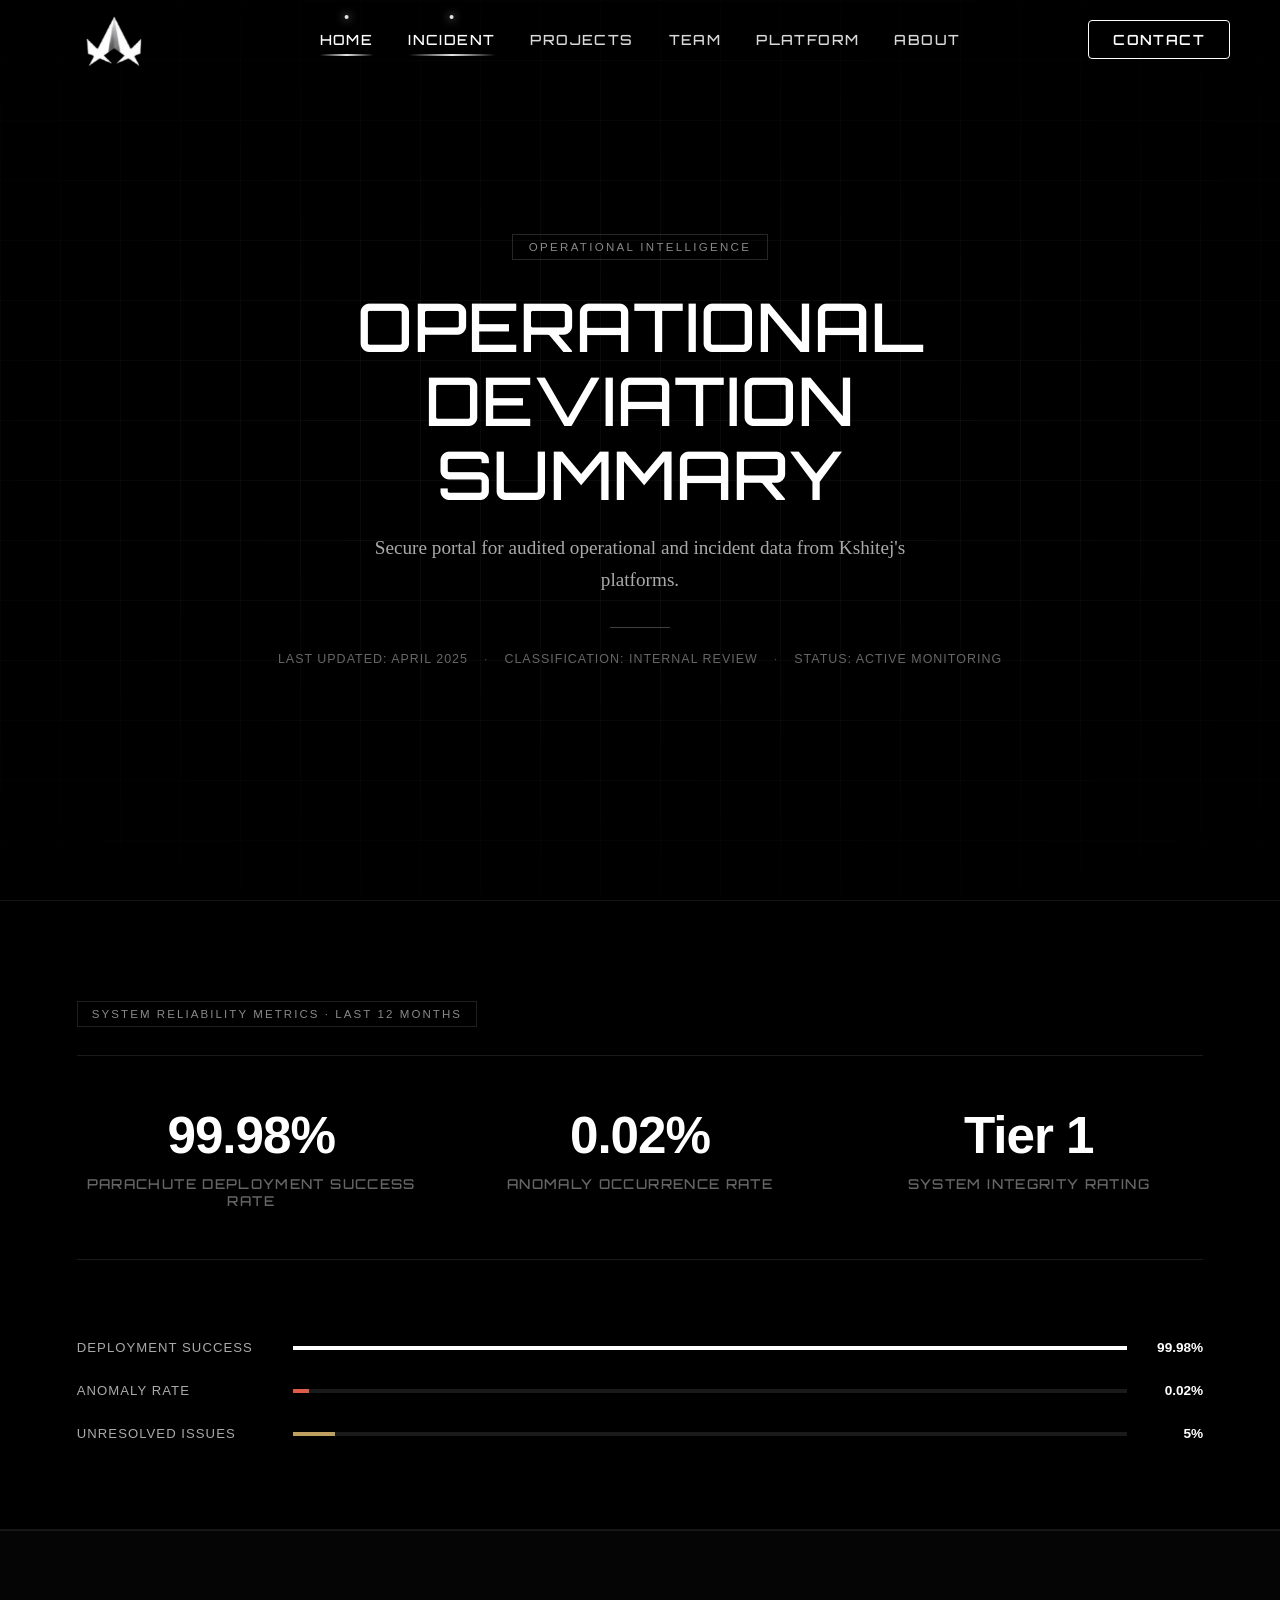
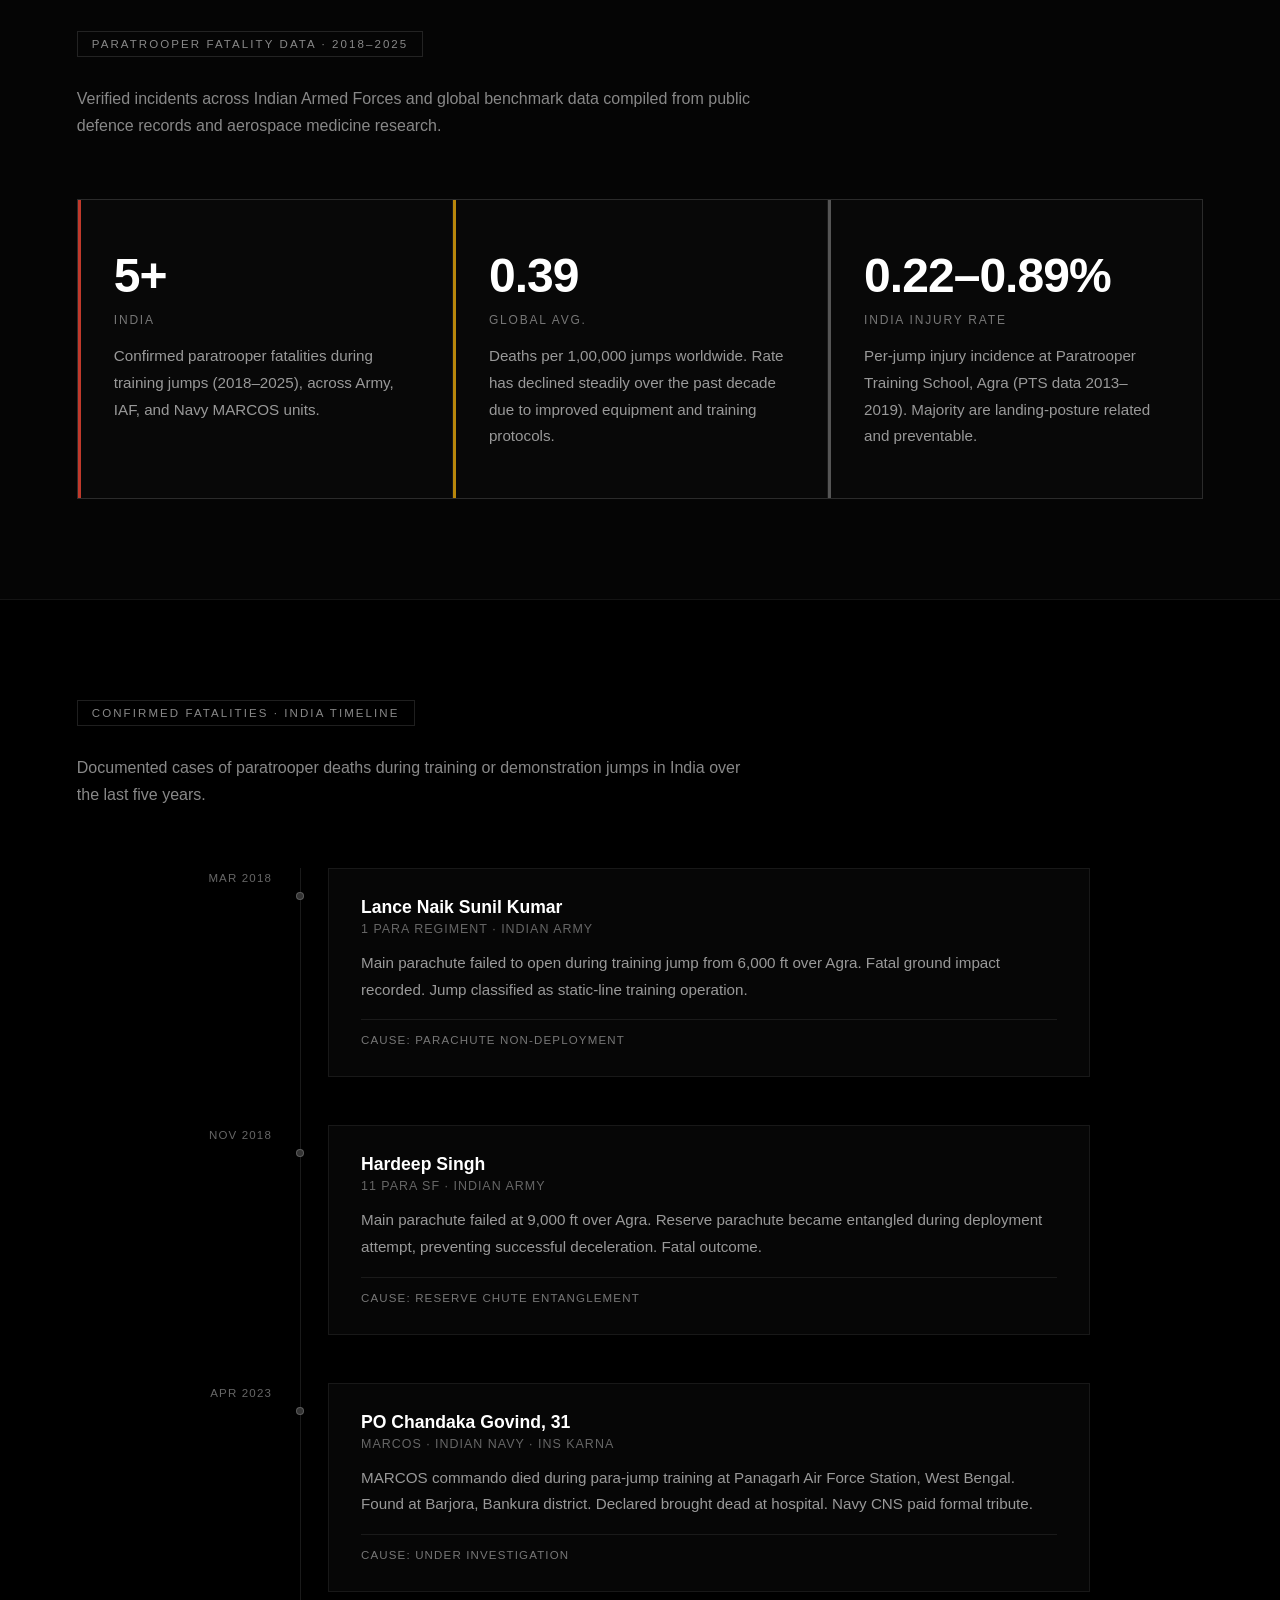
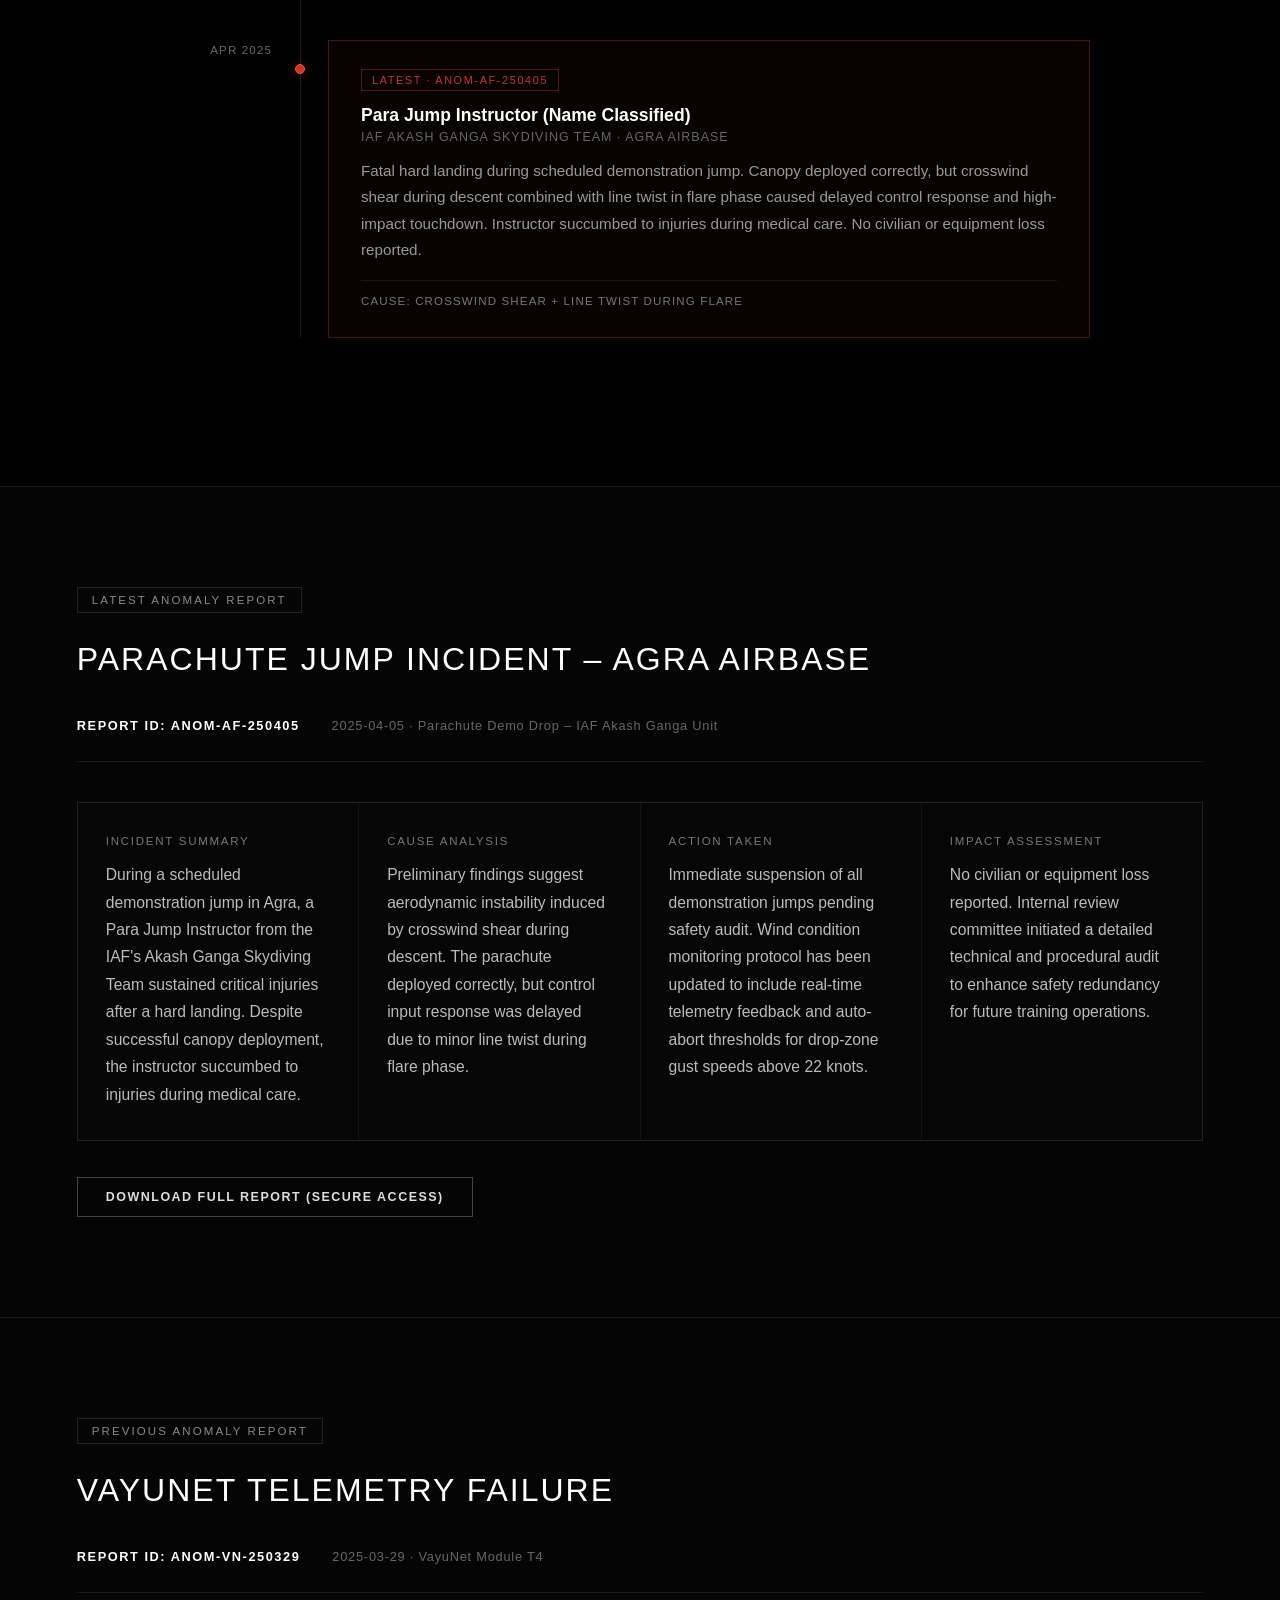
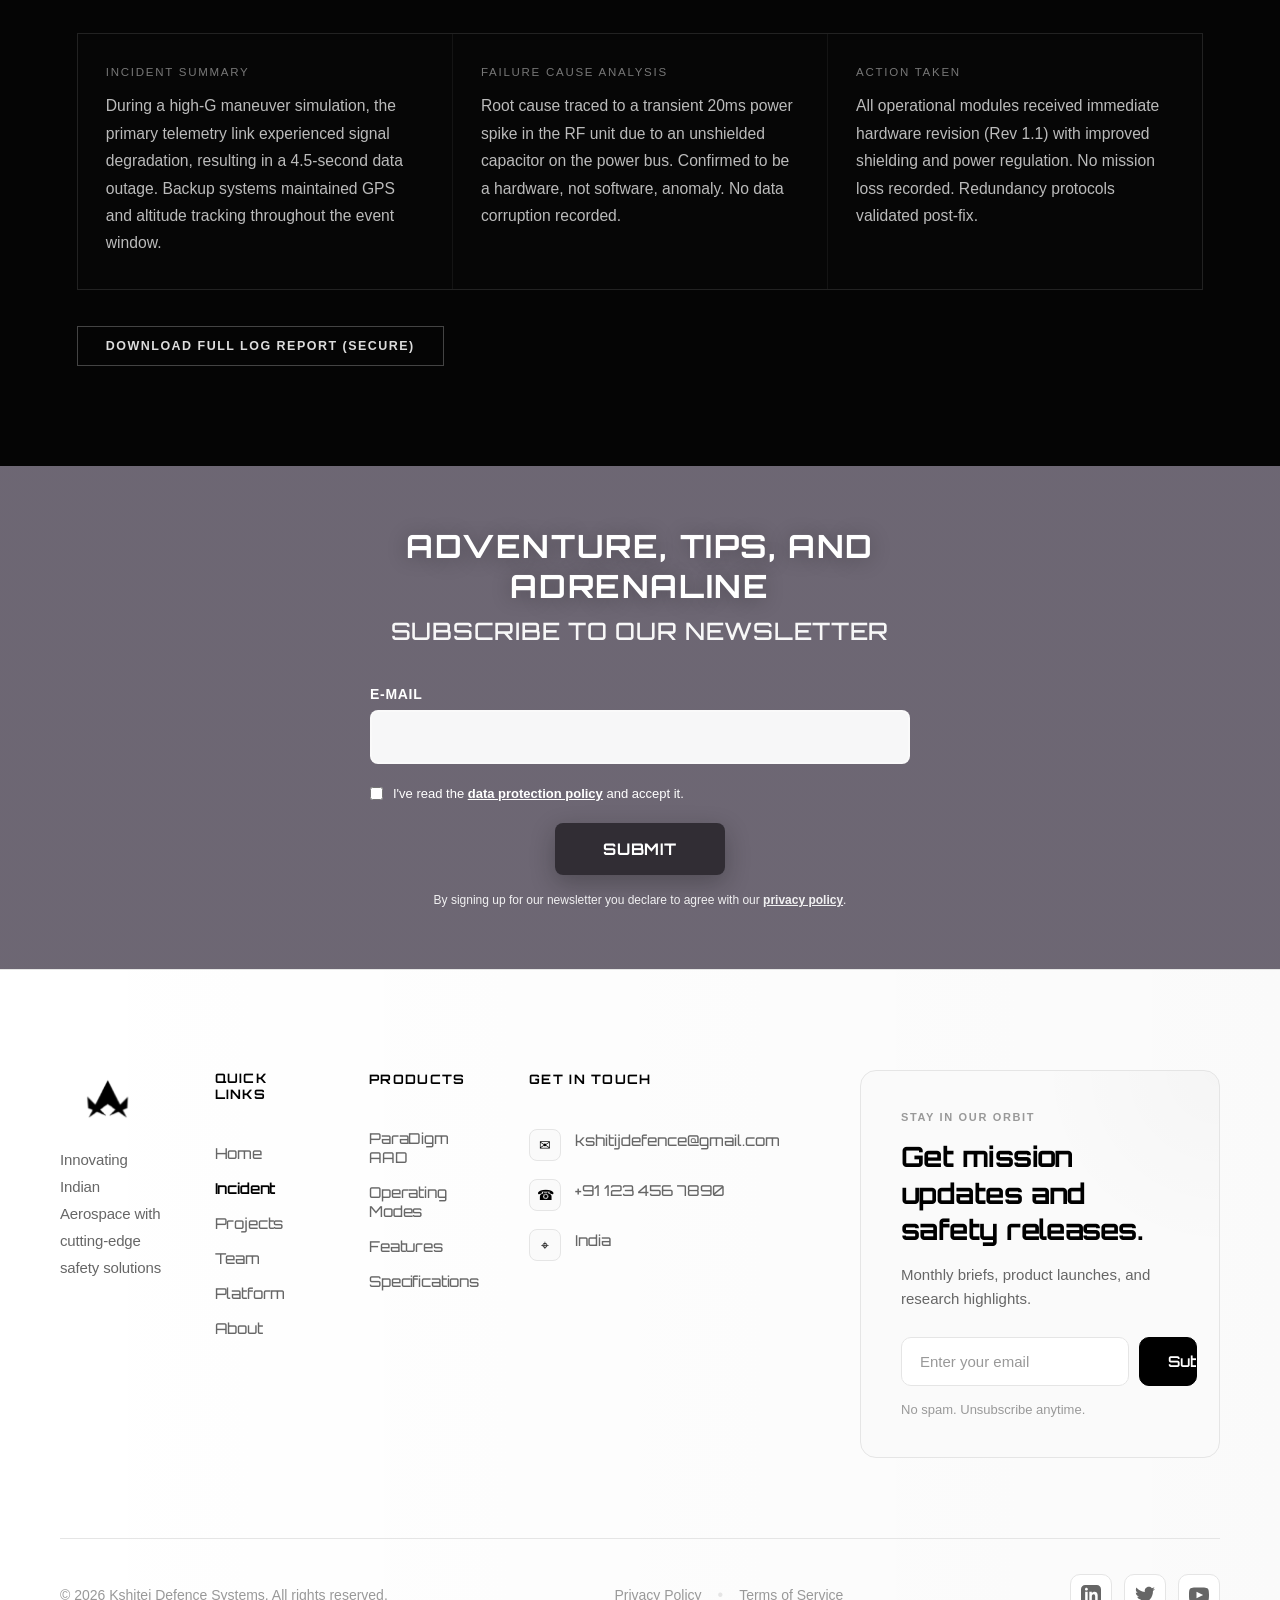
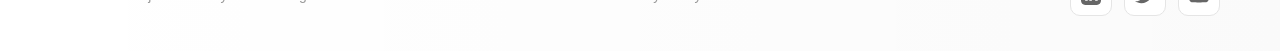
<file: incident.html>
<!DOCTYPE html>
<html lang="en">
<head>
    <meta charset="UTF-8" />
    <meta name="viewport" content="width=device-width, initial-scale=1.0" />
    <title>Anomaly Reports | Kshitej Defence Systems</title> 
    <link rel="stylesheet" href="css/style.css" />
    <link rel="stylesheet" href="css/incident.css" />
    <link rel="stylesheet" href="css/footer.css">
    <link rel="icon" type="image/png" href="images/logo.png" />
      <link href="https://fonts.googleapis.com/css2?family=Orbitron:wght@400;600;700&family=Oxanium:wght@400;600&family=Rajdhani:wght@500;600&family=Share+Tech+Mono&display=swap" rel="stylesheet">
</head>
<body>
<header class="navbar">
    <div class="navbar-container">
        <div class="logo">
           <a href="index.html"><img src="images/logo.png" alt="Kshitej Defence Logo" class="logo-img"></a>
        </div>
        <nav class="nav-menu">
            <ul class="nav-list">
                <li class="nav-item"><a href="index.html" class="nav-link active">Home</a></li>
                <li class="nav-item"><a href="incident.html" class="nav-link">Incident</a></li>
                <li class="nav-item"><a href="projects.html" class="nav-link">Projects</a></li>
                <li class="nav-item"><a href="team.html" class="nav-link">Team</a></li>
                <li class="nav-item"><a href="platform.html" class="nav-link">Platform</a></li>
                <li class="nav-item"><a href="about.html" class="nav-link">About</a></li>
            </ul>
        </nav>
        <a href="contact.html" class="nav-cta">Contact</a>
        <button class="menu-toggle" aria-label="Toggle menu">
            <span class="menu-line"></span>
            <span class="menu-line"></span>
            <span class="menu-line"></span>
        </button>
    </div>
    <div class="nav-progress"></div>
</header>

<!-- ==============================
     HERO — NO IMAGE, TEXT ONLY
================================= -->
<section class="incident-hero text-only-hero">
  <div class="hero-grid-bg"></div>
  <div class="incident-content">
    <span class="hero-tag">Operational Intelligence</span>
    <h2>Operational Deviation Summary</h2>
    <p>Secure portal for audited operational and incident data from Kshitej's platforms.</p>
    <div class="hero-divider"></div>
    <div class="hero-meta">
      <span>Last Updated: April 2025</span>
      <span class="dot">·</span>
      <span>Classification: Internal Review</span>
      <span class="dot">·</span>
      <span>Status: Active Monitoring</span>
    </div>
  </div>
</section>

<!-- ==============================
     GLOBAL + INDIA STATS
================================= -->
<section class="stats-section fade-in">
    <div class="section-label">System Reliability Metrics · Last 12 Months</div>
    <div class="stats-container">
        <div class="stat-box">
            <span class="stat-number_inci">99.98%</span>
            <p class="stat-label">Parachute Deployment Success Rate</p>
        </div>
        <div class="stat-box">
            <span class="stat-number_inci">0.02%</span>
            <p class="stat-label">Anomaly Occurrence Rate</p>
        </div>
        <div class="stat-box">
            <span class="stat-number_inci">Tier 1</span>
            <p class="stat-label">System Integrity Rating</p>
        </div>
    </div>

    <div class="system-chart-container">
        <div class="chart-item">
            <span class="chart-label">Deployment Success</span>
            <div class="chart-bar-container">
                <div class="chart-bar success" style="width: 99.98%;"></div>
            </div>
            <span class="chart-value">99.98%</span>
        </div>
        <div class="chart-item">
            <span class="chart-label">Anomaly Rate</span>
            <div class="chart-bar-container">
                <div class="chart-bar anomaly" style="width: 2%;"></div>
            </div>
            <span class="chart-value">0.02%</span>
        </div>
        <div class="chart-item">
            <span class="chart-label">Unresolved Issues</span>
            <div class="chart-bar-container">
                <div class="chart-bar issues" style="width: 5%;"></div>
            </div>
            <span class="chart-value">5%</span>
        </div>
    </div>
</section>

<!-- ==============================
     GLOBAL + INDIA FATALITY STATS
================================= -->
<section class="fatality-stats-section fade-in">
    <div class="section-label">Paratrooper Fatality Data · 2018–2025</div>
    <p class="section-sub">Verified incidents across Indian Armed Forces and global benchmark data compiled from public defence records and aerospace medicine research.</p>

    <div class="fatality-grid">
        <div class="fatality-card accent-red">
            <span class="fatality-num">5+</span>
            <p class="fatality-title">India</p>
            <p class="fatality-desc">Confirmed paratrooper fatalities during training jumps (2018–2025), across Army, IAF, and Navy MARCOS units.</p>
        </div>
        <div class="fatality-card accent-amber">
            <span class="fatality-num">0.39</span>
            <p class="fatality-title">Global Avg.</p>
            <p class="fatality-desc">Deaths per 1,00,000 jumps worldwide. Rate has declined steadily over the past decade due to improved equipment and training protocols.</p>
        </div>
        <div class="fatality-card accent-gray">
            <span class="fatality-num">0.22–0.89%</span>
            <p class="fatality-title">India Injury Rate</p>
            <p class="fatality-desc">Per-jump injury incidence at Paratrooper Training School, Agra (PTS data 2013–2019). Majority are landing-posture related and preventable.</p>
        </div>
    </div>
</section>

<!-- ==============================
     INDIA INCIDENT TIMELINE
================================= -->
<section class="timeline-section fade-in">
    <div class="section-label">Confirmed Fatalities · India Timeline</div>
    <p class="section-sub">Documented cases of paratrooper deaths during training or demonstration jumps in India over the last five years.</p>

    <div class="timeline">

        <div class="timeline-item">
            <div class="timeline-marker">
                <span class="tl-date">Mar 2018</span>
                <div class="tl-dot"></div>
            </div>
            <div class="timeline-card">
                <div class="tl-header">
                    <span class="tl-name">Lance Naik Sunil Kumar</span>
                    <span class="tl-unit">1 Para Regiment · Indian Army</span>
                </div>
                <p class="tl-desc">Main parachute failed to open during training jump from 6,000 ft over Agra. Fatal ground impact recorded. Jump classified as static-line training operation.</p>
                <span class="tl-cause">Cause: Parachute non-deployment</span>
            </div>
        </div>

        <div class="timeline-item">
            <div class="timeline-marker">
                <span class="tl-date">Nov 2018</span>
                <div class="tl-dot"></div>
            </div>
            <div class="timeline-card">
                <div class="tl-header">
                    <span class="tl-name">Hardeep Singh</span>
                    <span class="tl-unit">11 Para SF · Indian Army</span>
                </div>
                <p class="tl-desc">Main parachute failed at 9,000 ft over Agra. Reserve parachute became entangled during deployment attempt, preventing successful deceleration. Fatal outcome.</p>
                <span class="tl-cause">Cause: Reserve chute entanglement</span>
            </div>
        </div>

        <div class="timeline-item">
            <div class="timeline-marker">
                <span class="tl-date">Apr 2023</span>
                <div class="tl-dot"></div>
            </div>
            <div class="timeline-card">
                <div class="tl-header">
                    <span class="tl-name">PO Chandaka Govind, 31</span>
                    <span class="tl-unit">MARCOS · Indian Navy · INS Karna</span>
                </div>
                <p class="tl-desc">MARCOS commando died during para-jump training at Panagarh Air Force Station, West Bengal. Found at Barjora, Bankura district. Declared brought dead at hospital. Navy CNS paid formal tribute.</p>
                <span class="tl-cause">Cause: Under investigation</span>
            </div>
        </div>

        <div class="timeline-item">
            <div class="timeline-marker">
                <span class="tl-date">Apr 2025</span>
                <div class="tl-dot tl-dot--latest"></div>
            </div>
            <div class="timeline-card timeline-card--latest">
                <div class="tl-badge">Latest · ANOM-AF-250405</div>
                <div class="tl-header">
                    <span class="tl-name">Para Jump Instructor (Name Classified)</span>
                    <span class="tl-unit">IAF Akash Ganga Skydiving Team · Agra Airbase</span>
                </div>
                <p class="tl-desc">Fatal hard landing during scheduled demonstration jump. Canopy deployed correctly, but crosswind shear during descent combined with line twist in flare phase caused delayed control response and high-impact touchdown. Instructor succumbed to injuries during medical care. No civilian or equipment loss reported.</p>
                <span class="tl-cause">Cause: Crosswind shear + line twist during flare</span>
            </div>
        </div>

    </div>
</section>

<!-- ==============================
     LATEST INCIDENT REPORT
================================= -->
<section class="anomaly-report-section fade-in text-only-report">
    <div class="section-label">Latest Anomaly Report</div>
    <h3>Parachute Jump Incident – Agra Airbase</h3>
    <div class="report-summary-full">
        <div class="report-meta-row">
            <span class="report-id">Report ID: ANOM-AF-250405</span>
            <span class="report-date">2025-04-05 · Parachute Demo Drop – IAF Akash Ganga Unit</span>
        </div>
        <div class="report-grid">
            <div class="report-block">
                <h5>Incident Summary</h5>
                <p>During a scheduled demonstration jump in Agra, a Para Jump Instructor from the IAF's Akash Ganga Skydiving Team sustained critical injuries after a hard landing. Despite successful canopy deployment, the instructor succumbed to injuries during medical care.</p>
            </div>
            <div class="report-block">
                <h5>Cause Analysis</h5>
                <p>Preliminary findings suggest aerodynamic instability induced by crosswind shear during descent. The parachute deployed correctly, but control input response was delayed due to minor line twist during flare phase.</p>
            </div>
            <div class="report-block">
                <h5>Action Taken</h5>
                <p>Immediate suspension of all demonstration jumps pending safety audit. Wind condition monitoring protocol has been updated to include real-time telemetry feedback and auto-abort thresholds for drop-zone gust speeds above 22 knots.</p>
            </div>
            <div class="report-block">
                <h5>Impact Assessment</h5>
                <p>No civilian or equipment loss reported. Internal review committee initiated a detailed technical and procedural audit to enhance safety redundancy for future training operations.</p>
            </div>
        </div>
        <a href="#" class="btn-download">Download Full Report (Secure Access)</a>
    </div>
</section>

<!-- ==============================
     PREVIOUS INCIDENT REPORT
================================= -->
<section class="anomaly-report-section fade-in text-only-report">
    <div class="section-label">Previous Anomaly Report</div>
    <h3>VayuNet Telemetry Failure</h3>
    <div class="report-summary-full">
        <div class="report-meta-row">
            <span class="report-id">Report ID: ANOM-VN-250329</span>
            <span class="report-date">2025-03-29 · VayuNet Module T4</span>
        </div>
        <div class="report-grid report-grid--2col">
            <div class="report-block">
                <h5>Incident Summary</h5>
                <p>During a high-G maneuver simulation, the primary telemetry link experienced signal degradation, resulting in a 4.5-second data outage. Backup systems maintained GPS and altitude tracking throughout the event window.</p>
            </div>
            <div class="report-block">
                <h5>Failure Cause Analysis</h5>
                <p>Root cause traced to a transient 20ms power spike in the RF unit due to an unshielded capacitor on the power bus. Confirmed to be a hardware, not software, anomaly. No data corruption recorded.</p>
            </div>
            <div class="report-block">
                <h5>Action Taken</h5>
                <p>All operational modules received immediate hardware revision (Rev 1.1) with improved shielding and power regulation. No mission loss recorded. Redundancy protocols validated post-fix.</p>
            </div>
        </div>
        <a href="#" class="btn-download">Download Full Log Report (Secure)</a>
    </div>
</section>

<!-- FOOTER -->
<section class="newsletter-hero" data-scroll-section style="background-image: url('images/footerbg.jpg');">
    <div class="newsletter-overlay"></div>
    <div class="newsletter-content">
        <h2 class="newsletter-headline">ADVENTURE, TIPS, AND ADRENALINE</h2>
        <h3 class="newsletter-subheadline">SUBSCRIBE TO OUR NEWSLETTER</h3>
        <form class="newsletter-form" action="#" method="post">
            <div class="form-group">
                <label for="newsletter-email" class="form-label">E-MAIL</label>
                <input id="newsletter-email" name="email" type="email" class="newsletter-input" placeholder="" required>
            </div>
            <div class="form-checkbox">
                <input type="checkbox" id="privacy-check" required>
                <label for="privacy-check">I've read the <a href="privacy.html">data protection policy</a> and accept it.</label>
            </div>
            <button type="submit" class="newsletter-submit">SUBMIT</button>
            <p class="privacy-note">By signing up for our newsletter you declare to agree with our <a href="privacy.html">privacy policy</a>.</p>
        </form>
    </div>
</section>

<footer class="site-footer" data-scroll-section>
    <div class="footer-container">
        <div class="footer-top">
            <div class="footer-left">
                <div class="footer-column footer-about">
                    <div class="footer-logo">
                        <img src="images/logo.png" alt="Kshitej Defence Logo">
                    </div>
                    <p class="footer-tagline">Innovating Indian Aerospace with cutting-edge safety solutions</p>
                </div>
                <div class="footer-column">
                    <h4 class="footer-heading">Quick Links</h4>
                    <ul class="footer-links">
                        <li><a href="index.html">Home</a></li>
                        <li><a href="incident.html">Incident</a></li>
                        <li><a href="projects.html">Projects</a></li>
                        <li><a href="team.html">Team</a></li>
                        <li><a href="platform.html">Platform</a></li>
                        <li><a href="about.html">About</a></li>
                    </ul>
                </div>
                <div class="footer-column">
                    <h4 class="footer-heading">Products</h4>
                    <ul class="footer-links">
                        <li><a href="#paradigm">ParaDigm AAD</a></li>
                        <li><a href="#modes">Operating Modes</a></li>
                        <li><a href="#features">Features</a></li>
                        <li><a href="#specifications">Specifications</a></li>
                    </ul>
                </div>
                <div class="footer-column">
                    <h4 class="footer-heading">Get in Touch</h4>
                    <ul class="footer-contact">
                        <li><span class="contact-icon"></span><a href="mailto:kshitijdefence@gmail.com">kshitijdefence@gmail.com</a></li>
                        <li><span class="contact-icon"></span><a href="tel:+911234567890">+91 123 456 7890</a></li>
                        <li><span class="contact-icon"></span><span>India</span></li>
                    </ul>
                </div>
            </div>
            <div class="footer-column footer-orbit">
                <p class="orbit-label">Stay in Our Orbit</p>
                <h3 class="orbit-title">Get mission updates and safety releases.</h3>
                <p class="orbit-text">Monthly briefs, product launches, and research highlights.</p>
                <form class="orbit-form" action="#" method="post">
                    <label class="sr-only" for="footer-email">Email address</label>
                    <input id="footer-email" name="email" type="email" placeholder="Enter your email" required>
                    <button type="submit">Submit</button>
                </form>
                <p class="orbit-note">No spam. Unsubscribe anytime.</p>
            </div>
        </div>
        <div class="footer-bottom">
            <div class="footer-copyright"><p>© 2025 Kshitiej Tactical Technology Pvt. All rights reserved.</p></div>
            <div class="footer-legal">
                <a href="privacy.html">Privacy Policy</a>
                <span class="separator">•</span>
                <a href="terms.html">Terms of Service</a>
            </div>
            <div class="footer-social">
                <a href="#" aria-label="LinkedIn" class="social-link">
                    <svg width="20" height="20" fill="currentColor" viewBox="0 0 24 24"><path d="M19 0h-14c-2.761 0-5 2.239-5 5v14c0 2.761 2.239 5 5 5h14c2.762 0 5-2.239 5-5v-14c0-2.761-2.238-5-5-5zm-11 19h-3v-11h3v11zm-1.5-12.268c-.966 0-1.75-.79-1.75-1.764s.784-1.764 1.75-1.764 1.75.79 1.75 1.764-.783 1.764-1.75 1.764zm13.5 12.268h-3v-5.604c0-3.368-4-3.113-4 0v5.604h-3v-11h3v1.765c1.396-2.586 7-2.777 7 2.476v6.759z"/></svg>
                </a>
                <a href="#" aria-label="Twitter" class="social-link">
                    <svg width="20" height="20" fill="currentColor" viewBox="0 0 24 24"><path d="M24 4.557c-.883.392-1.832.656-2.828.775 1.017-.609 1.798-1.574 2.165-2.724-.951.564-2.005.974-3.127 1.195-.897-.957-2.178-1.555-3.594-1.555-3.179 0-5.515 2.966-4.797 6.045-4.091-.205-7.719-2.165-10.148-5.144-1.29 2.213-.669 5.108 1.523 6.574-.806-.026-1.566-.247-2.229-.616-.054 2.281 1.581 4.415 3.949 4.89-.693.188-1.452.232-2.224.084.626 1.956 2.444 3.379 4.6 3.419-2.07 1.623-4.678 2.348-7.29 2.04 2.179 1.397 4.768 2.212 7.548 2.212 9.142 0 14.307-7.721 13.995-14.646.962-.695 1.797-1.562 2.457-2.549z"/></svg>
                </a>
                <a href="#" aria-label="YouTube" class="social-link">
                    <svg width="20" height="20" fill="currentColor" viewBox="0 0 24 24"><path d="M19.615 3.184c-3.604-.246-11.631-.245-15.23 0-3.897.266-4.356 2.62-4.385 8.816.029 6.185.484 8.549 4.385 8.816 3.6.245 11.626.246 15.23 0 3.897-.266 4.356-2.62 4.385-8.816-.029-6.185-.484-8.549-4.385-8.816zm-10.615 12.816v-8l8 3.993-8 4.007z"/></svg>
                </a>
            </div>
        </div>
    </div>
</footer>

<script src="js/footer.js"></script>
<script src="js/main.js"></script>
<script>
(function () {
  document.querySelectorAll('.fade-in').forEach(function(el) {
    el.style.opacity = '1';
    el.style.transform = 'none';
  });
})();
</script>
</body>
</html>
</file>
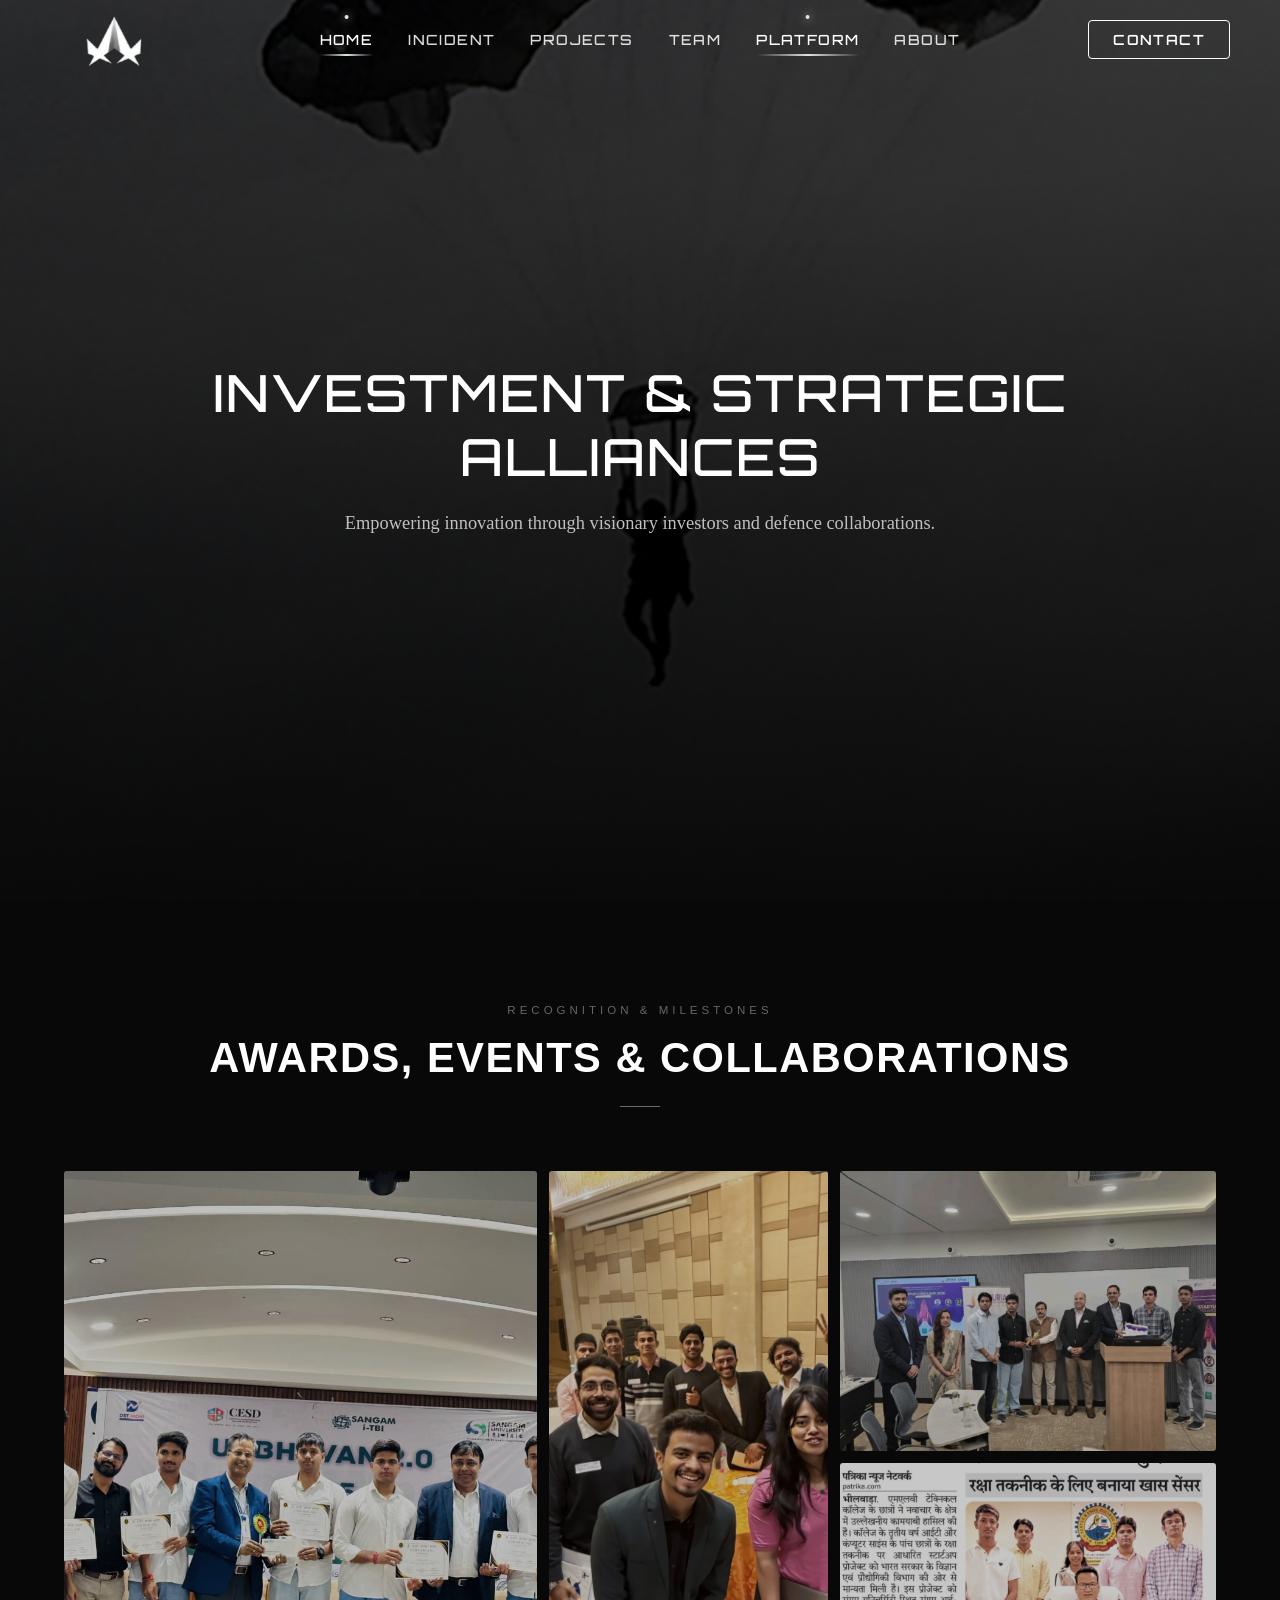
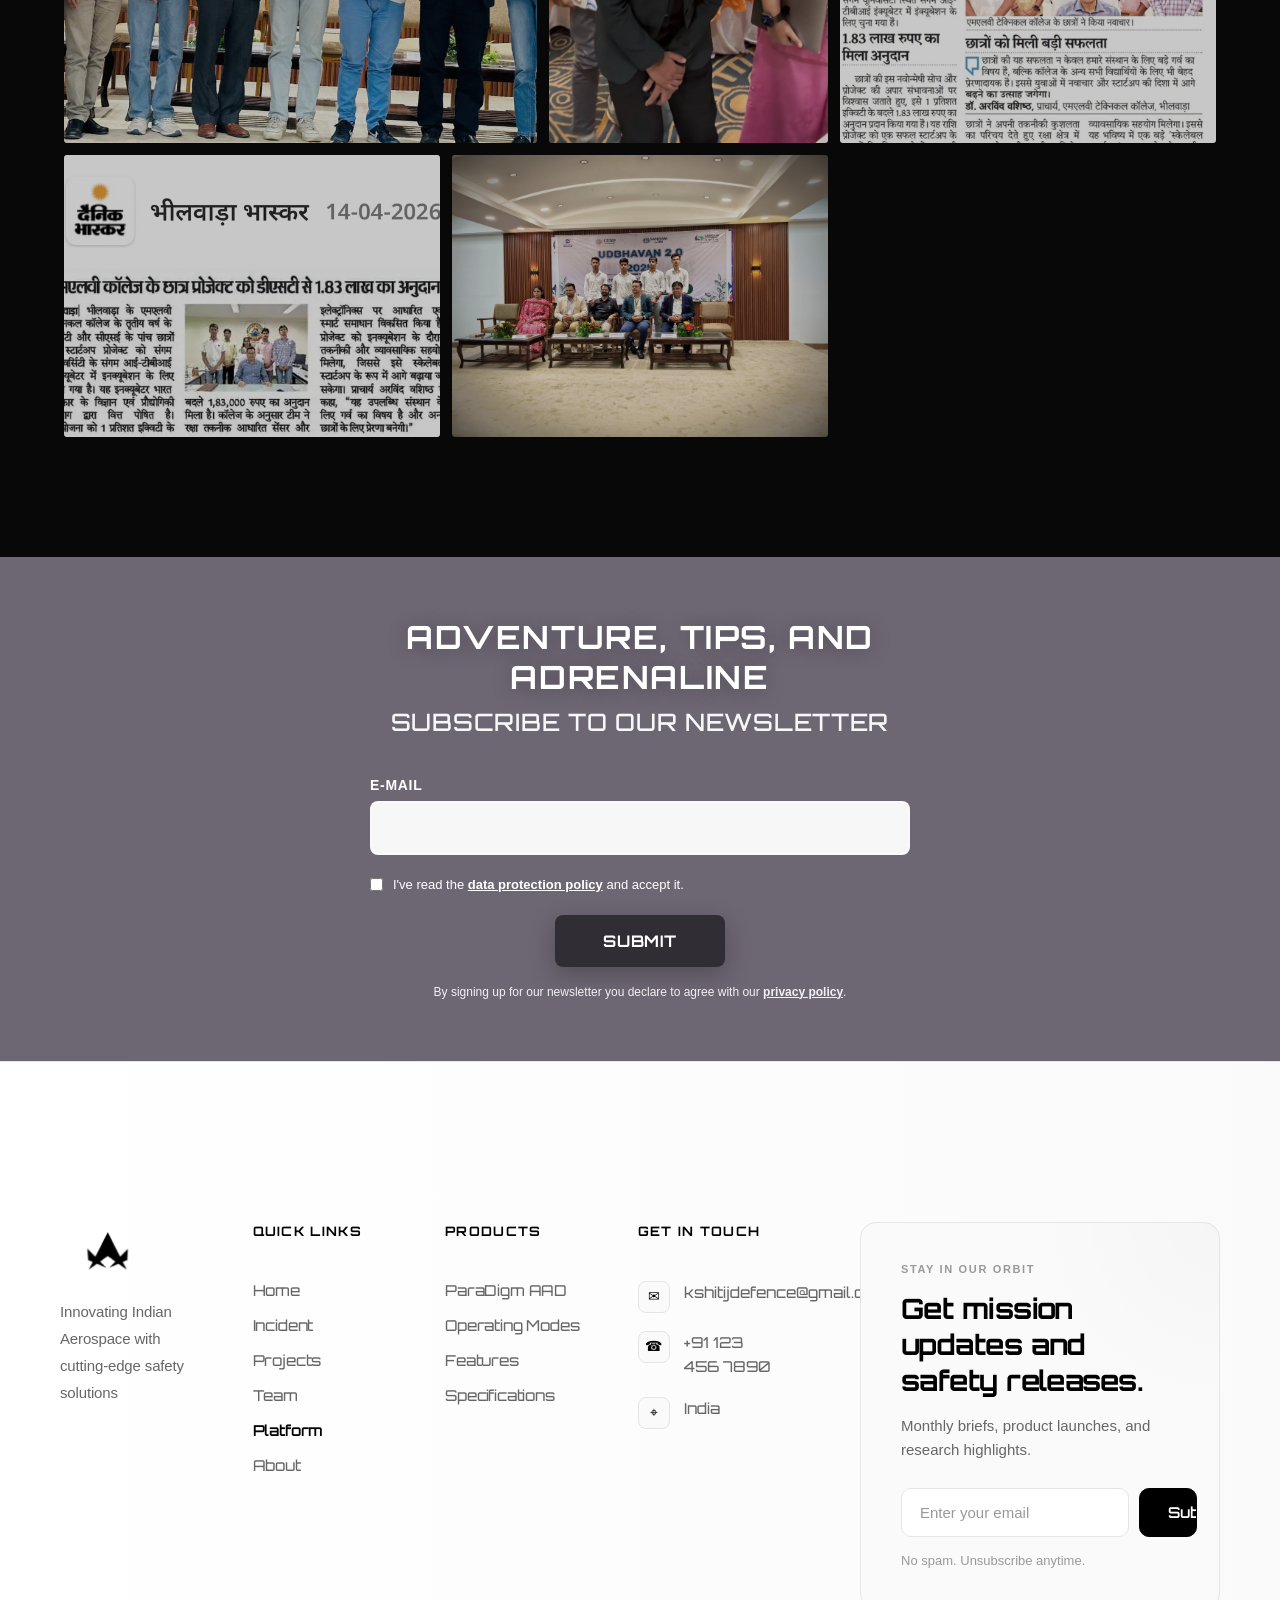
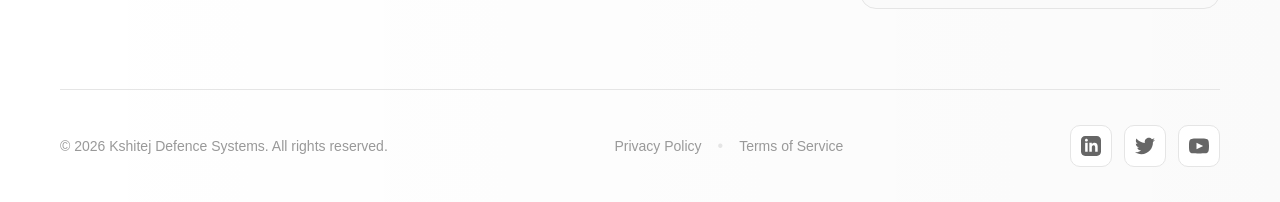
<file: platform.html>
<!DOCTYPE html>
<html lang="en">
<head>
  <meta charset="UTF-8" />
  <meta name="viewport" content="width=device-width, initial-scale=1.0" />
  <title>Funding & Alliances | Kshitej Defence Systems</title>
  <link rel="stylesheet" href="css/style.css" />
  <link rel="stylesheet" href="css/platform.css" />
  <link rel="stylesheet" href="css/footer.css">
  <link rel="icon" type="image/png" href="images/logo.png" />
    <link href="https://fonts.googleapis.com/css2?family=Orbitron:wght@400;600;700&family=Oxanium:wght@400;600&family=Rajdhani:wght@500;600&family=Share+Tech+Mono&display=swap" rel="stylesheet">
</head>

<body>
<header class="navbar">
    <div class="navbar-container">
        <div class="logo">
           <a href="index.html"><img src="images/logo.png" alt="Kshitej Defence Logo" class="logo-img"></a>
        </div>
        <nav class="nav-menu">
            <ul class="nav-list">
                <li class="nav-item"><a href="index.html" class="nav-link active">Home</a></li>
                <li class="nav-item"><a href="incident.html" class="nav-link">Incident</a></li>
                <li class="nav-item"><a href="projects.html" class="nav-link">Projects</a></li>
                <li class="nav-item"><a href="team.html" class="nav-link">Team</a></li>
                <li class="nav-item"><a href="platform.html" class="nav-link">Platform</a></li>
                <li class="nav-item"><a href="about.html" class="nav-link">About</a></li>
            </ul>
        </nav>
        <a href="contact.html" class="nav-cta">Contact</a>
        <button class="menu-toggle" aria-label="Toggle menu">
            <span class="menu-line"></span>
            <span class="menu-line"></span>
            <span class="menu-line"></span>
        </button>
    </div>
    <div class="nav-progress"></div>
</header>

  <!-- Hero Section -->
  <section class="funding-hero">
    <img src="images/platform31.jpg" alt="Funding Hero" class="funding-bg" />
    <div class="funding-overlay"></div>
    <div class="funding-text">
      <h2>Investment & Strategic Alliances</h2>
      <p>Empowering innovation through visionary investors and defence collaborations.</p>
    </div>
  </section>

  

  <!-- Awards & Achievements Gallery -->
  <section class="achievements-section">
    <div class="achievements-header">
      <span class="achievements-eyebrow">Recognition & Milestones</span>
      <h2 class="achievements-title">Awards, Events & Collaborations</h2>
      <div class="achievements-line"></div>
    </div>

    <div class="gallery-grid">

      <!-- Large featured card -->
      <div class="gallery-card gallery-card--large gallery-card--reveal">
        <div class="gallery-img-wrap">
          <img src="images/platform1.jpeg" alt="Award ceremony" loading="lazy" />
          <div class="gallery-card-overlay">
            <span class="gallery-tag">Sangam University</span>
            <p class="gallery-caption">Udhbhavan 2.0</p>
          </div>
        </div>
      </div>

      <!-- Tall vertical card -->
      <div class="gallery-card gallery-card--tall gallery-card--reveal">
        <div class="gallery-img-wrap">
          <img src="images/platform2.jpeg" alt="Defence expo" loading="lazy" />
          <div class="gallery-card-overlay">
            <span class="gallery-tag">IIM</span>
            <p class="gallery-caption">Startup exposure , Jaipur</p>
          </div>
        </div>
      </div>

      <!-- Small square card -->
      <div class="gallery-card gallery-card--sm gallery-card--reveal">
        <div class="gallery-img-wrap">
          <img src="images/platform3.jpeg" alt="Pitch competition" loading="lazy" />
          <div class="gallery-card-overlay">
            <span class="gallery-tag">Startup Conclave</span>
            <p class="gallery-caption">Jaipuria Institute of Management, Jaipur</p>
          </div>
        </div>
      </div>

      <!-- Small square card -->
      <div class="gallery-card gallery-card--sm gallery-card--reveal">
        <div class="gallery-img-wrap">
          <img src="images/platform4.jpeg" alt="R&D lab" loading="lazy" />
          <div class="gallery-card-overlay">
          </div>
        </div>
      </div>

      <!-- Wide horizontal card -->
      <div class="gallery-card gallery-card--wide gallery-card--reveal">
        <div class="gallery-img-wrap">
          <img src="images/platform5.jpeg" alt="Team at event" loading="lazy" />
          <div class="gallery-card-overlay">
          </div>
        </div>
      </div>

      <!-- Medium card -->
      <div class="gallery-card gallery-card--med gallery-card--reveal">
        <div class="gallery-img-wrap">
          <img src="images/platform0.jpeg" alt="Startup summit" loading="lazy" />
          <div class="gallery-card-overlay">
          </div>
        </div>
      </div>

    </div>
  </section>

    <!-- Newsletter Hero Section -->
<section class="newsletter-hero" data-scroll-section style="background-image: url('images/footerbg.jpg');">
    <div class="newsletter-overlay"></div>
    <div class="newsletter-content">
        <h2 class="newsletter-headline">ADVENTURE, TIPS, AND ADRENALINE</h2>
        <h3 class="newsletter-subheadline">SUBSCRIBE TO OUR NEWSLETTER</h3>
        <form class="newsletter-form" action="#" method="post">
            <div class="form-group">
                <label for="newsletter-email" class="form-label">E-MAIL</label>
                <input id="newsletter-email" name="email" type="email" class="newsletter-input" placeholder="" required>
            </div>
            <div class="form-checkbox">
                <input type="checkbox" id="privacy-check" required>
                <label for="privacy-check">I've read the <a href="privacy.html">data protection policy</a> and accept it.</label>
            </div>
            <button type="submit" class="newsletter-submit">SUBMIT</button>
            <p class="privacy-note">By signing up for our newsletter you declare to agree with our <a href="privacy.html">privacy policy</a>.</p>
        </form>
    </div>
</section>

<footer class="site-footer" data-scroll-section>
    <div class="footer-container">
        <div class="footer-top">
            <div class="footer-left">
            <div class="footer-column footer-about">
                <div class="footer-logo">
                    <img src="images/logo.png" alt="Kshitej Defence Logo">
                </div>
                <p class="footer-tagline">Innovating Indian Aerospace with cutting-edge safety solutions</p>
            </div>
            <div class="footer-column">
                <h4 class="footer-heading">Quick Links</h4>
                <ul class="footer-links">
                    <li><a href="index.html">Home</a></li>
                    <li><a href="incident.html">Incident</a></li>
                    <li><a href="projects.html">Projects</a></li>
                    <li><a href="team.html">Team</a></li>
                    <li><a href="platform.html">Platform</a></li>
                    <li><a href="about.html">About</a></li>
                </ul>
            </div>
            <div class="footer-column">
                <h4 class="footer-heading">Products</h4>
                <ul class="footer-links">
                    <li><a href="#paradigm">ParaDigm AAD</a></li>
                    <li><a href="#modes">Operating Modes</a></li>
                    <li><a href="#features">Features</a></li>
                    <li><a href="#specifications">Specifications</a></li>
                </ul>
            </div>
            <div class="footer-column">
                <h4 class="footer-heading">Get in Touch</h4>
                <ul class="footer-contact">
                    <li><span class="contact-icon"></span><a href="mailto:kshitijdefence@gmail.com">kshitijdefence@gmail.com</a></li>
                    <li><span class="contact-icon"></span><a href="tel:+911234567890">+91 123 456 7890</a></li>
                    <li><span class="contact-icon"></span><span>India</span></li>
                </ul>
            </div>
            </div>
            <div class="footer-column footer-orbit">
                <p class="orbit-label">Stay in Our Orbit</p>
                <h3 class="orbit-title">Get mission updates and safety releases.</h3>
                <p class="orbit-text">Monthly briefs, product launches, and research highlights.</p>
                <form class="orbit-form" action="#" method="post">
                    <label class="sr-only" for="footer-email">Email address</label>
                    <input id="footer-email" name="email" type="email" placeholder="Enter your email" required>
                    <button type="submit">Submit</button>
                </form>
                <p class="orbit-note">No spam. Unsubscribe anytime.</p>
            </div>
        </div>
        <div class="footer-bottom">
            <div class="footer-copyright"><p>© 2025 Kshitiej Tactical Technology Pvt. All rights reserved.</p></div>
            <div class="footer-legal">
                <a href="privacy.html">Privacy Policy</a>
                <span class="separator">•</span>
                <a href="terms.html">Terms of Service</a>
            </div>
            <div class="footer-social">
                <a href="#" aria-label="LinkedIn" class="social-link">
                    <svg width="20" height="20" fill="currentColor" viewBox="0 0 24 24"><path d="M19 0h-14c-2.761 0-5 2.239-5 5v14c0 2.761 2.239 5 5 5h14c2.762 0 5-2.239 5-5v-14c0-2.761-2.238-5-5-5zm-11 19h-3v-11h3v11zm-1.5-12.268c-.966 0-1.75-.79-1.75-1.764s.784-1.764 1.75-1.764 1.75.79 1.75 1.764-.783 1.764-1.75 1.764zm13.5 12.268h-3v-5.604c0-3.368-4-3.113-4 0v5.604h-3v-11h3v1.765c1.396-2.586 7-2.777 7 2.476v6.759z"/></svg>
                </a>
                <a href="#" aria-label="Twitter" class="social-link">
                    <svg width="20" height="20" fill="currentColor" viewBox="0 0 24 24"><path d="M24 4.557c-.883.392-1.832.656-2.828.775 1.017-.609 1.798-1.574 2.165-2.724-.951.564-2.005.974-3.127 1.195-.897-.957-2.178-1.555-3.594-1.555-3.179 0-5.515 2.966-4.797 6.045-4.091-.205-7.719-2.165-10.148-5.144-1.29 2.213-.669 5.108 1.523 6.574-.806-.026-1.566-.247-2.229-.616-.054 2.281 1.581 4.415 3.949 4.89-.693.188-1.452.232-2.224.084.626 1.956 2.444 3.379 4.6 3.419-2.07 1.623-4.678 2.348-7.29 2.04 2.179 1.397 4.768 2.212 7.548 2.212 9.142 0 14.307-7.721 13.995-14.646.962-.695 1.797-1.562 2.457-2.549z"/></svg>
                </a>
                <a href="#" aria-label="YouTube" class="social-link">
                    <svg width="20" height="20" fill="currentColor" viewBox="0 0 24 24"><path d="M19.615 3.184c-3.604-.246-11.631-.245-15.23 0-3.897.266-4.356 2.62-4.385 8.816.029 6.185.484 8.549 4.385 8.816 3.6.245 11.626.246 15.23 0 3.897-.266 4.356-2.62 4.385-8.816-.029-6.185-.484-8.549-4.385-8.816zm-10.615 12.816v-8l8 3.993-8 4.007z"/></svg>
                </a>
            </div>
        </div>
    </div>
</footer>
    
  <script src="js/footer.js"></script>
  <script src="js/main.js"></script>
  <script>
    /* Scroll reveal for gallery cards */
    const revealEls = document.querySelectorAll('.gallery-card--reveal');
    const observer = new IntersectionObserver((entries) => {
      entries.forEach((entry, i) => {
        if (entry.isIntersecting) {
          setTimeout(() => {
            entry.target.classList.add('is-visible');
          }, entry.target.dataset.delay || 0);
          observer.unobserve(entry.target);
        }
      });
    }, { threshold: 0.1 });

    revealEls.forEach((el, i) => {
      el.dataset.delay = i * 80;
      observer.observe(el);
    });
  </script>
</body>
</html>
</file>
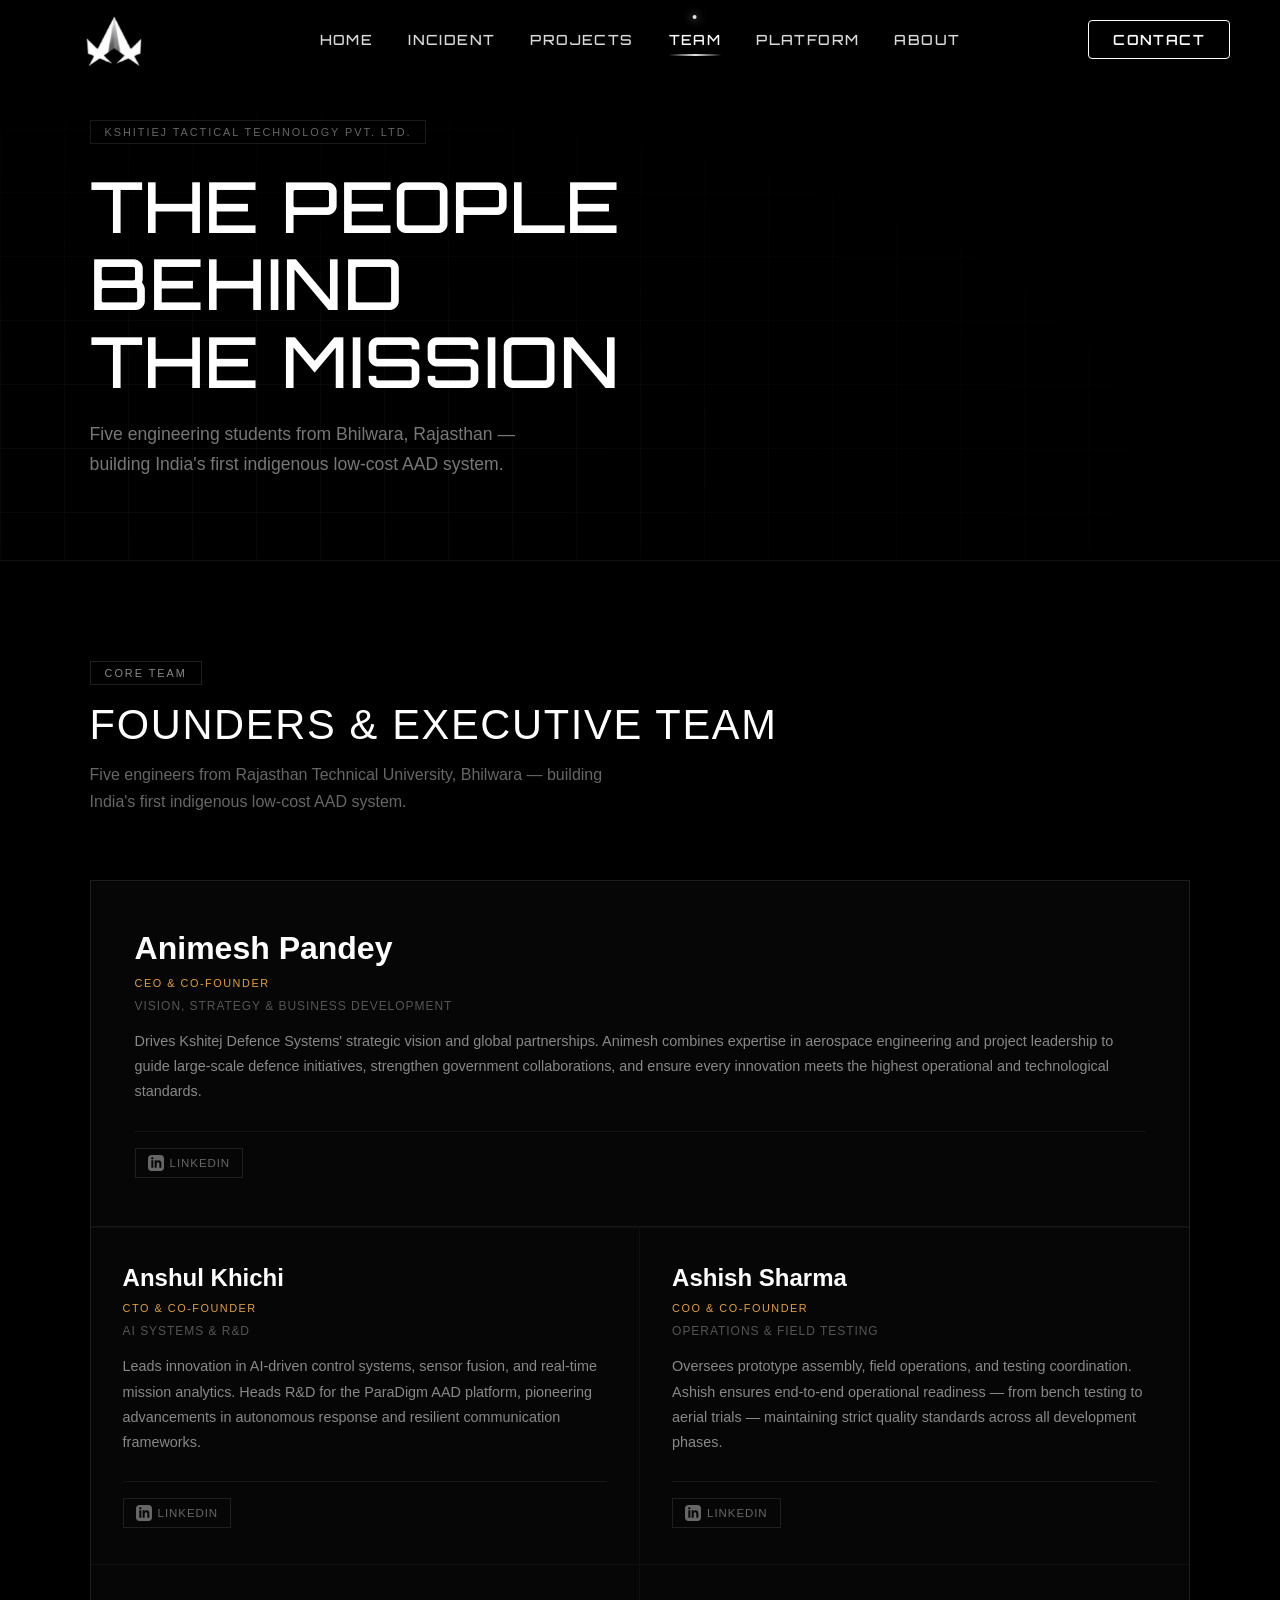
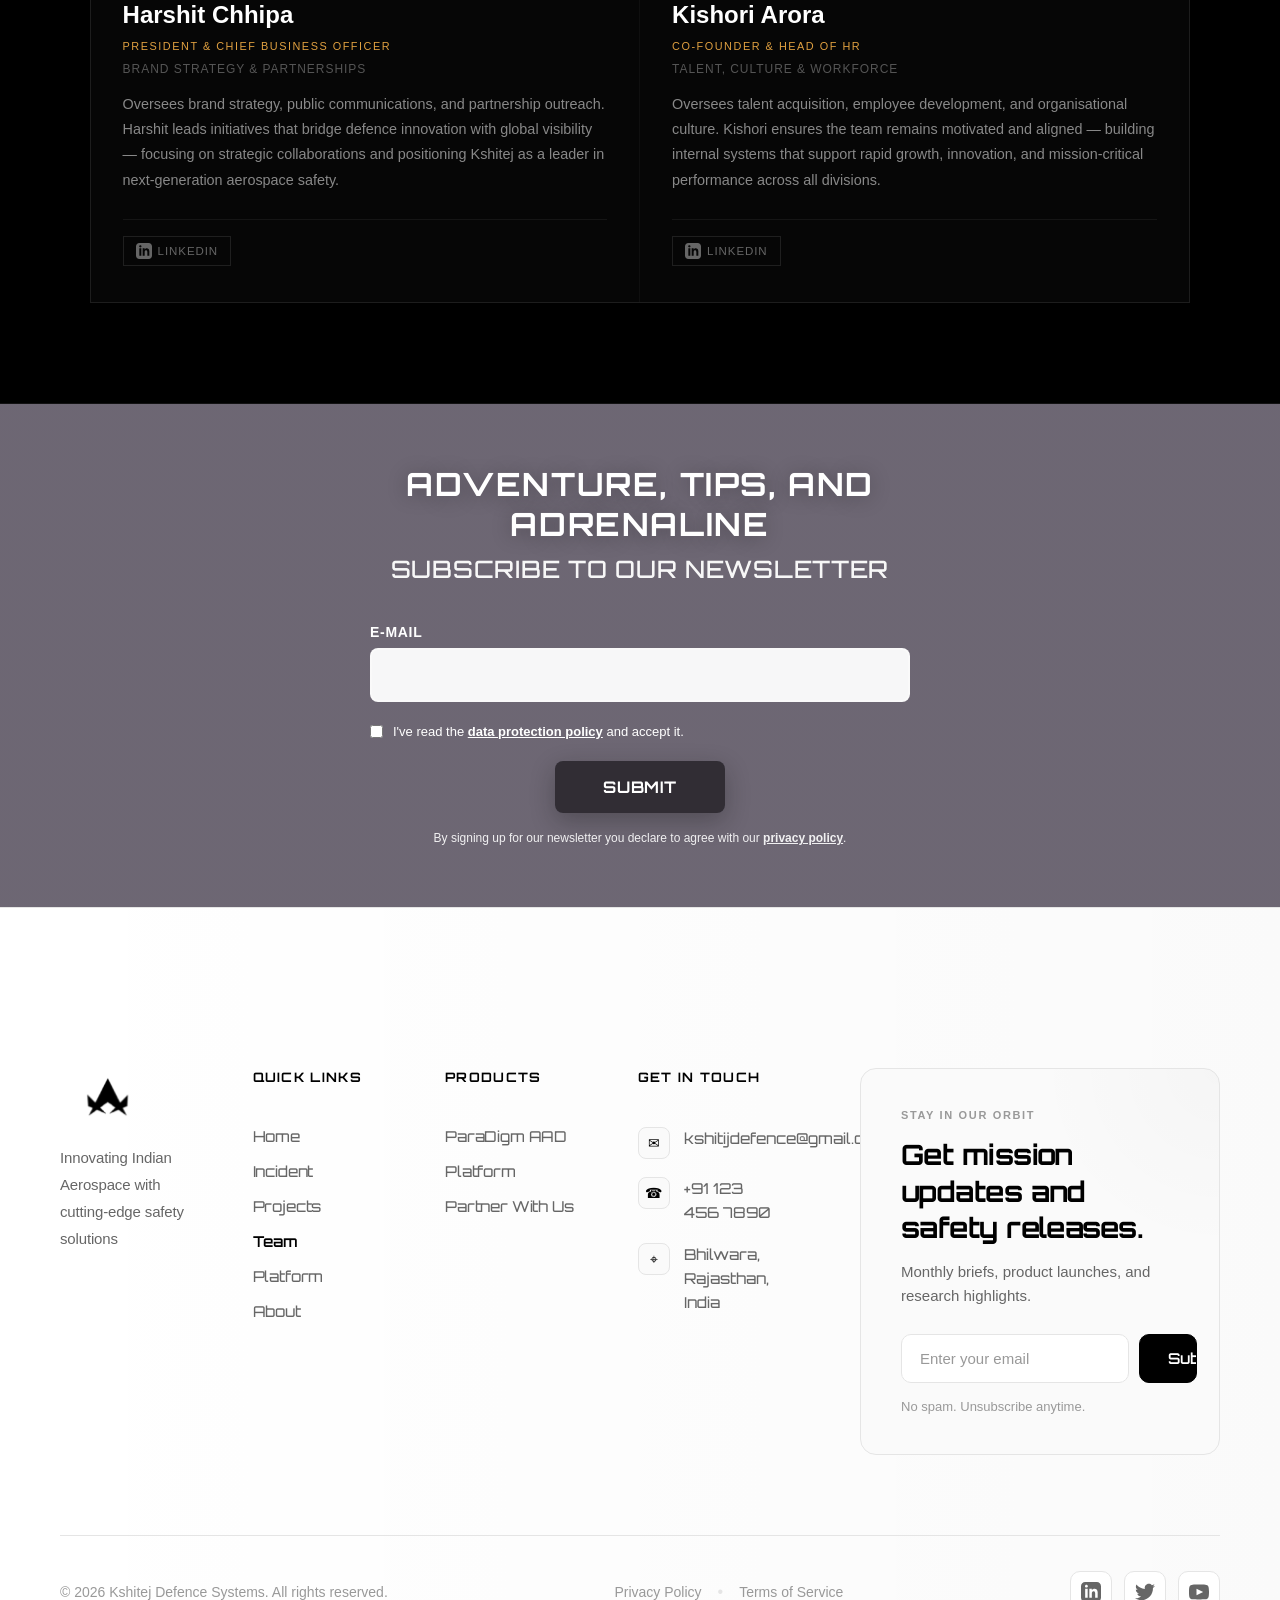
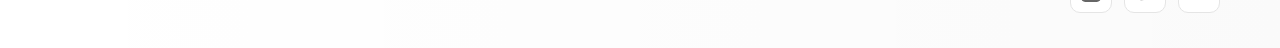
<file: team.html>
<!DOCTYPE html>
<html lang="en">
<head>
    <meta charset="UTF-8" />
    <meta name="viewport" content="width=device-width, initial-scale=1.0" />
    <title>Our Team | Kshitej Defence Systems</title> 
    <link rel="stylesheet" href="css/style.css" />
    <link rel="stylesheet" href="css/team.css" /> 
    <link rel="stylesheet" href="css/footer.css">
    <link rel="icon" type="image/png" href="images/logo.png" />
      <link href="https://fonts.googleapis.com/css2?family=Orbitron:wght@400;600;700&family=Oxanium:wght@400;600&family=Rajdhani:wght@500;600&family=Share+Tech+Mono&display=swap" rel="stylesheet">
</head>
<body>
<header class="navbar">
    <div class="navbar-container">
        <div class="logo">
           <a href="index.html"><img src="images/logo.png" alt="Kshitej Defence Logo" class="logo-img"></a>
        </div>
        <nav class="nav-menu">
            <ul class="nav-list">
                <li class="nav-item"><a href="index.html" class="nav-link">Home</a></li>
                <li class="nav-item"><a href="incident.html" class="nav-link">Incident</a></li>
                <li class="nav-item"><a href="projects.html" class="nav-link">Projects</a></li>
                <li class="nav-item"><a href="team.html" class="nav-link active">Team</a></li>
                <li class="nav-item"><a href="platform.html" class="nav-link">Platform</a></li>
                <li class="nav-item"><a href="about.html" class="nav-link">About</a></li>
            </ul>
        </nav>
        <a href="contact.html" class="nav-cta">Contact</a>
        <button class="menu-toggle" aria-label="Toggle menu">
            <span class="menu-line"></span>
            <span class="menu-line"></span>
            <span class="menu-line"></span>
        </button>
    </div>
    <div class="nav-progress"></div>
</header>

<!-- ===================== HERO ===================== -->
<section class="team-hero">
    <div class="team-hero-bg"></div>
    <div class="team-hero-content">
        <span class="team-chip">Kshitiej Tactical Technology Pvt. Ltd.</span>
        <h1>The People Behind<br>the Mission</h1>
        <p>Five engineering students from Bhilwara, Rajasthan — building India's first indigenous low-cost AAD system.</p>
    </div>
</section>

<!-- ===================== FOUNDERS ===================== -->
<section class="founders-section">

    <div class="founders-header">
        <span class="section-chip">Core Team</span>
        <h2>Founders &amp; Executive Team</h2>
        <p class="founders-sub">Five engineers from Rajasthan Technical University, Bhilwara — building India's first indigenous low-cost AAD system.</p>
    </div>

    <div class="founders-grid">

        <!-- ANIMESH — Featured -->
        <div class="founder-card founder-card--featured">
            <div class="founder-avatar">
                <div class="founder-initials">AP</div>
            </div>
            <div class="founder-info">
                <h3 class="founder-name">Animesh Pandey</h3>
                <span class="founder-designation">CEO &amp; Co-Founder</span>
                <p class="founder-domain">Vision, Strategy &amp; Business Development</p>
                <p class="founder-bio">Drives Kshitej Defence Systems' strategic vision and global partnerships. Animesh combines expertise in aerospace engineering and project leadership to guide large-scale defence initiatives, strengthen government collaborations, and ensure every innovation meets the highest operational and technological standards.</p>
                <div class="founder-links">
                    <a href="https://www.linkedin.com/in/animesh-pandey-015501319/" target="_blank" rel="noopener noreferrer" class="founder-social" aria-label="LinkedIn">
                        <svg width="16" height="16" fill="currentColor" viewBox="0 0 24 24"><path d="M19 0h-14c-2.761 0-5 2.239-5 5v14c0 2.761 2.239 5 5 5h14c2.762 0 5-2.239 5-5v-14c0-2.761-2.238-5-5-5zm-11 19h-3v-11h3v11zm-1.5-12.268c-.966 0-1.75-.79-1.75-1.764s.784-1.764 1.75-1.764 1.75.79 1.75 1.764-.783 1.764-1.75 1.764zm13.5 12.268h-3v-5.604c0-3.368-4-3.113-4 0v5.604h-3v-11h3v1.765c1.396-2.586 7-2.777 7 2.476v6.759z"/></svg>
                        <span>LinkedIn</span>
                    </a>
                </div>
            </div>
        </div>

        <!-- ANSHUL -->
        <div class="founder-card">
            <div class="founder-avatar">
                <div class="founder-initials">AK</div>
            </div>
            <div class="founder-info">
                <h3 class="founder-name">Anshul Khichi</h3>
                <span class="founder-designation">CTO &amp; Co-Founder</span>
                <p class="founder-domain">AI Systems &amp; R&amp;D</p>
                <p class="founder-bio">Leads innovation in AI-driven control systems, sensor fusion, and real-time mission analytics. Heads R&amp;D for the ParaDigm AAD platform, pioneering advancements in autonomous response and resilient communication frameworks.</p>
                <div class="founder-links">
                    <a href="https://www.linkedin.com/in/anshul-khichi-1b9b7027a/" target="_blank" rel="noopener noreferrer" class="founder-social" aria-label="LinkedIn">
                        <svg width="16" height="16" fill="currentColor" viewBox="0 0 24 24"><path d="M19 0h-14c-2.761 0-5 2.239-5 5v14c0 2.761 2.239 5 5 5h14c2.762 0 5-2.239 5-5v-14c0-2.761-2.238-5-5-5zm-11 19h-3v-11h3v11zm-1.5-12.268c-.966 0-1.75-.79-1.75-1.764s.784-1.764 1.75-1.764 1.75.79 1.75 1.764-.783 1.764-1.75 1.764zm13.5 12.268h-3v-5.604c0-3.368-4-3.113-4 0v5.604h-3v-11h3v1.765c1.396-2.586 7-2.777 7 2.476v6.759z"/></svg>
                        <span>LinkedIn</span>
                    </a>
                </div>
            </div>
        </div>

        <!-- ASHISH -->
        <div class="founder-card">
            <div class="founder-avatar">
                <div class="founder-initials">AS</div>
            </div>
            <div class="founder-info">
                <h3 class="founder-name">Ashish Sharma</h3>
                <span class="founder-designation">COO &amp; Co-Founder</span>
                <p class="founder-domain">Operations &amp; Field Testing</p>
                <p class="founder-bio">Oversees prototype assembly, field operations, and testing coordination. Ashish ensures end-to-end operational readiness — from bench testing to aerial trials — maintaining strict quality standards across all development phases.</p>
                <div class="founder-links">
                    <a href="https://www.linkedin.com/in/ashish-sharma-7086b032a/" target="_blank" rel="noopener noreferrer" class="founder-social" aria-label="LinkedIn">
                        <svg width="16" height="16" fill="currentColor" viewBox="0 0 24 24"><path d="M19 0h-14c-2.761 0-5 2.239-5 5v14c0 2.761 2.239 5 5 5h14c2.762 0 5-2.239 5-5v-14c0-2.761-2.238-5-5-5zm-11 19h-3v-11h3v11zm-1.5-12.268c-.966 0-1.75-.79-1.75-1.764s.784-1.764 1.75-1.764 1.75.79 1.75 1.764-.783 1.764-1.75 1.764zm13.5 12.268h-3v-5.604c0-3.368-4-3.113-4 0v5.604h-3v-11h3v1.765c1.396-2.586 7-2.777 7 2.476v6.759z"/></svg>
                        <span>LinkedIn</span>
                    </a>
                </div>
            </div>
        </div>

        <!-- HARSHIT -->
        <div class="founder-card">
            <div class="founder-avatar">
                <div class="founder-initials">HC</div>
            </div>
            <div class="founder-info">
                <h3 class="founder-name">Harshit Chhipa</h3>
                <span class="founder-designation">President &amp; Chief Business Officer</span>
                <p class="founder-domain">Brand Strategy &amp; Partnerships</p>
                <p class="founder-bio">Oversees brand strategy, public communications, and partnership outreach. Harshit leads initiatives that bridge defence innovation with global visibility — focusing on strategic collaborations and positioning Kshitej as a leader in next-generation aerospace safety.</p>
                <div class="founder-links">
                    <a href="https://www.linkedin.com/in/harshit-chhipa-95a2122a4/" target="_blank" rel="noopener noreferrer" class="founder-social" aria-label="LinkedIn">
                        <svg width="16" height="16" fill="currentColor" viewBox="0 0 24 24"><path d="M19 0h-14c-2.761 0-5 2.239-5 5v14c0 2.761 2.239 5 5 5h14c2.762 0 5-2.239 5-5v-14c0-2.761-2.238-5-5-5zm-11 19h-3v-11h3v11zm-1.5-12.268c-.966 0-1.75-.79-1.75-1.764s.784-1.764 1.75-1.764 1.75.79 1.75 1.764-.783 1.764-1.75 1.764zm13.5 12.268h-3v-5.604c0-3.368-4-3.113-4 0v5.604h-3v-11h3v1.765c1.396-2.586 7-2.777 7 2.476v6.759z"/></svg>
                        <span>LinkedIn</span>
                    </a>
                </div>
            </div>
        </div>

        <!-- KISHORI -->
        <div class="founder-card">
            <div class="founder-avatar">
                <div class="founder-initials">KA</div>
            </div>
            <div class="founder-info">
                <h3 class="founder-name">Kishori Arora</h3>
                <span class="founder-designation">Co-Founder &amp; Head of HR</span>
                <p class="founder-domain">Talent, Culture &amp; Workforce</p>
                <p class="founder-bio">Oversees talent acquisition, employee development, and organisational culture. Kishori ensures the team remains motivated and aligned — building internal systems that support rapid growth, innovation, and mission-critical performance across all divisions.</p>
                <div class="founder-links">
                    <a href="https://www.linkedin.com/in/kishori-arora-b81a2b2a4/" target="_blank" rel="noopener noreferrer" class="founder-social" aria-label="LinkedIn">
                        <svg width="16" height="16" fill="currentColor" viewBox="0 0 24 24"><path d="M19 0h-14c-2.761 0-5 2.239-5 5v14c0 2.761 2.239 5 5 5h14c2.762 0 5-2.239 5-5v-14c0-2.761-2.238-5-5-5zm-11 19h-3v-11h3v11zm-1.5-12.268c-.966 0-1.75-.79-1.75-1.764s.784-1.764 1.75-1.764 1.75.79 1.75 1.764-.783 1.764-1.75 1.764zm13.5 12.268h-3v-5.604c0-3.368-4-3.113-4 0v5.604h-3v-11h3v1.765c1.396-2.586 7-2.777 7 2.476v6.759z"/></svg>
                        <span>LinkedIn</span>
                    </a>
                </div>
            </div>
        </div>

    </div>

</section>

<section class="newsletter-hero" data-scroll-section style="background-image: url('images/footerbg.jpg');">
    <div class="newsletter-overlay"></div>
    <div class="newsletter-content">
        <h2 class="newsletter-headline">ADVENTURE, TIPS, AND ADRENALINE</h2>
        <h3 class="newsletter-subheadline">SUBSCRIBE TO OUR NEWSLETTER</h3>
        <form class="newsletter-form" action="#" method="post">
            <div class="form-group">
                <label for="newsletter-email" class="form-label">E-MAIL</label>
                <input id="newsletter-email" name="email" type="email" class="newsletter-input" placeholder="" required>
            </div>
            <div class="form-checkbox">
                <input type="checkbox" id="privacy-check" required>
                <label for="privacy-check">I've read the <a href="privacy.html">data protection policy</a> and accept it.</label>
            </div>
            <button type="submit" class="newsletter-submit">SUBMIT</button>
            <p class="privacy-note">By signing up for our newsletter you declare to agree with our <a href="privacy.html">privacy policy</a>.</p>
        </form>
    </div>
</section>

<footer class="site-footer" data-scroll-section>
    <div class="footer-container">
        <div class="footer-top">
            <div class="footer-left">
                <div class="footer-column footer-about">
                    <div class="footer-logo">
                        <img src="images/logo.png" alt="Kshitej Defence Logo">
                    </div>
                    <p class="footer-tagline">Innovating Indian Aerospace with cutting-edge safety solutions</p>
                </div>
                <div class="footer-column">
                    <h4 class="footer-heading">Quick Links</h4>
                    <ul class="footer-links">
                        <li><a href="index.html">Home</a></li>
                        <li><a href="incident.html">Incident</a></li>
                        <li><a href="projects.html">Projects</a></li>
                        <li><a href="team.html">Team</a></li>
                        <li><a href="platform.html">Platform</a></li>
                        <li><a href="about.html">About</a></li>
                    </ul>
                </div>
                <div class="footer-column">
                    <h4 class="footer-heading">Products</h4>
                    <ul class="footer-links">
                        <li><a href="projects.html">ParaDigm AAD</a></li>
                        <li><a href="platform.html">Platform</a></li>
                        <li><a href="contact.html">Partner With Us</a></li>
                    </ul>
                </div>
                <div class="footer-column">
                    <h4 class="footer-heading">Get in Touch</h4>
                    <ul class="footer-contact">
                        <li><span class="contact-icon"></span><a href="mailto:kshitijdefence@gmail.com">kshitijdefence@gmail.com</a></li>
                        <li><span class="contact-icon"></span><a href="tel:+911234567890">+91 123 456 7890</a></li>
                        <li><span class="contact-icon"></span><span>Bhilwara, Rajasthan, India</span></li>
                    </ul>
                </div>
            </div>
            <div class="footer-column footer-orbit">
                <p class="orbit-label">Stay in Our Orbit</p>
                <h3 class="orbit-title">Get mission updates and safety releases.</h3>
                <p class="orbit-text">Monthly briefs, product launches, and research highlights.</p>
                <form class="orbit-form" action="#" method="post">
                    <label class="sr-only" for="footer-email">Email address</label>
                    <input id="footer-email" name="email" type="email" placeholder="Enter your email" required>
                    <button type="submit">Submit</button>
                </form>
                <p class="orbit-note">No spam. Unsubscribe anytime.</p>
            </div>
        </div>
        <div class="footer-bottom">
            <div class="footer-copyright"><p>© 2025 Kshitiej Tactical Technology Pvt. Ltd. All rights reserved.</p></div>
            <div class="footer-legal">
                <a href="privacy.html">Privacy Policy</a>
                <span class="separator">•</span>
                <a href="terms.html">Terms of Service</a>
            </div>
            <div class="footer-social">
                <a href="#" aria-label="LinkedIn" class="social-link">
                    <svg width="20" height="20" fill="currentColor" viewBox="0 0 24 24"><path d="M19 0h-14c-2.761 0-5 2.239-5 5v14c0 2.761 2.239 5 5 5h14c2.762 0 5-2.239 5-5v-14c0-2.761-2.238-5-5-5zm-11 19h-3v-11h3v11zm-1.5-12.268c-.966 0-1.75-.79-1.75-1.764s.784-1.764 1.75-1.764 1.75.79 1.75 1.764-.783 1.764-1.75 1.764zm13.5 12.268h-3v-5.604c0-3.368-4-3.113-4 0v5.604h-3v-11h3v1.765c1.396-2.586 7-2.777 7 2.476v6.759z"/></svg>
                </a>
                <a href="#" aria-label="Twitter" class="social-link">
                    <svg width="20" height="20" fill="currentColor" viewBox="0 0 24 24"><path d="M24 4.557c-.883.392-1.832.656-2.828.775 1.017-.609 1.798-1.574 2.165-2.724-.951.564-2.005.974-3.127 1.195-.897-.957-2.178-1.555-3.594-1.555-3.179 0-5.515 2.966-4.797 6.045-4.091-.205-7.719-2.165-10.148-5.144-1.29 2.213-.669 5.108 1.523 6.574-.806-.026-1.566-.247-2.229-.616-.054 2.281 1.581 4.415 3.949 4.89-.693.188-1.452.232-2.224.084.626 1.956 2.444 3.379 4.6 3.419-2.07 1.623-4.678 2.348-7.29 2.04 2.179 1.397 4.768 2.212 7.548 2.212 9.142 0 14.307-7.721 13.995-14.646.962-.695 1.797-1.562 2.457-2.549z"/></svg>
                </a>
                <a href="#" aria-label="YouTube" class="social-link">
                    <svg width="20" height="20" fill="currentColor" viewBox="0 0 24 24"><path d="M19.615 3.184c-3.604-.246-11.631-.245-15.23 0-3.897.266-4.356 2.62-4.385 8.816.029 6.185.484 8.549 4.385 8.816 3.6.245 11.626.246 15.23 0 3.897-.266 4.356-2.62 4.385-8.816-.029-6.185-.484-8.549-4.385-8.816zm-10.615 12.816v-8l8 3.993-8 4.007z"/></svg>
                </a>
            </div>
        </div>
    </div>
</footer>

<script src="js/footer.js"></script>
<script src="js/main.js"></script>
</body>
</html>
</file>
<file: css/style.css>
/* ======================================
   GLOBAL RESET & BASE STYLES
====================================== */
* {
    margin: 0;
    padding: 0;
    box-sizing: border-box;
    font-family: "Poppins", "Roboto", sans-serif;
}

body {
    background-color: #0a0a0a;
    color: #f5f5f5;
    overflow-x: hidden;
}

body.menu-open {
    overflow: hidden;
}

/* ======================================
   CSS VARIABLES
====================================== */
:root {
    /* Navbar */
    --nav-height: 80px;
    --nav-padding: 60px;
    --nav-bg: rgba(10, 10, 10, 0.75);
    --nav-bg-scrolled: rgba(10, 10, 10, 0.95);
    --nav-text: #ffffff;
    --nav-text-hover: #e3e3e3;
    --nav-transition: all 0.4s cubic-bezier(0.4, 0, 0.2, 1);
}

/* ======================================
   NAVBAR - AEROSPACE GRADE
====================================== */
.navbar {
    position: fixed;
    top: 0;
    left: 0;
    width: 100%;
    height: var(--nav-height);
    z-index: 1000;
    background: transparent;
    backdrop-filter: blur(0px);
    transition: var(--nav-transition);
    border-bottom: 1px solid transparent;
}

.navbar.scrolled {
    background: var(--nav-bg-scrolled);
    backdrop-filter: blur(20px) saturate(180%);
    -webkit-backdrop-filter: blur(20px) saturate(180%);
    border-bottom: 1px solid rgba(255, 255, 255, 0.08);
    box-shadow: 0 4px 30px rgba(0, 0, 0, 0.1);
}

.navbar.hidden {
    transform: translateY(-100%);
}

.navbar-container {
    max-width: 1920px;
    margin: 0 auto;
    height: 100%;
    display: flex;
    justify-content: space-between;
    align-items: center;
    padding: 0 var(--nav-padding);
    position: relative;
}

/* Logo */
.logo {
    display: flex;
    align-items: center;
    gap: 14px;
    cursor: pointer;
    position: relative;
    z-index: 1001;
    transition: var(--nav-transition);
}

.logo img {
    height: 70px;
    width: auto;
    max-width: 100%;
    object-fit: contain;
    filter: brightness(100%) contrast(100%);
    transition: var(--nav-transition);
}

.logo:hover {
    transform: translateY(-2px);
}

.logo:hover .logo-img {
    filter: brightness(110%) contrast(110%) drop-shadow(0 0 8px rgba(255, 255, 255, 0.653));
}

.logo-text {
    font-family: 'Inter', -apple-system, BlinkMacSystemFont, sans-serif;
    font-size: 1.25rem;
    font-weight: 700;
    color: var(--nav-text);
    letter-spacing: 0.05em;
    text-transform: uppercase;
    margin: 0;
    transition: var(--nav-transition);
}

/* Navigation Menu */
.nav-menu {
    position: absolute;
    left: 50%;
    transform: translateX(-50%);
}

.nav-list {
    display: flex;
    align-items: center;
    gap: 40px;
    list-style: none;
    margin: 0;
    padding: 0;
}

.nav-item {
    position: relative;
}

.nav-link {
    display: block;
    font-family: Orbitron;
    font-size: 0.875rem;
    font-weight: 500;
    color: rgba(255, 255, 255, 0.85);
    text-decoration: none;
    text-transform: uppercase;
    letter-spacing: 0.1em;
    padding: 8px 0;
    position: relative;
    transition: var(--nav-transition);
}

.nav-link::before {
    content: '';
    position: absolute;
    bottom: 0;
    left: 0;
    width: 0;
    height: 2px;
    background: linear-gradient(90deg, transparent, var(--nav-text-hover), transparent);
    transition: width 0.4s cubic-bezier(0.4, 0, 0.2, 1);
}

.nav-link:hover,
.nav-link.active {
    color: var(--nav-text);
}

.nav-link:hover::before,
.nav-link.active::before {
    width: 100%;
}

.nav-link:hover {
    text-shadow: 0 0 8px rgb(253, 253, 253);
}

.nav-link.active::after {
    content: '';
    position: absolute;
    top: -8px;
    left: 50%;
    transform: translateX(-50%);
    width: 4px;
    height: 4px;
    background: var(--nav-text-hover);
    border-radius: 50%;
    box-shadow: 0 0 8px var(--nav-text-hover);
}

/* CTA Button */
.nav-cta {
    display: inline-flex;
    align-items: center;
    justify-content: center;
    padding: 10px 24px;
    font-family: Orbitron;
    font-size: 0.875rem;
    font-weight: 600;
    color: var(--nav-text);
    text-decoration: none;
    text-transform: uppercase;
    letter-spacing: 0.1em;
    background: transparent;
    border: 1.5px solid rgb(255, 255, 255);
    border-radius: 4px;
    transition: var(--nav-transition);
    position: relative;
    overflow: hidden;
    z-index: 1;
}

.nav-cta::before {
    content: '';
    position: absolute;
    top: 0;
    left: -100%;
    width: 100%;
    height: 100%;
    background: linear-gradient(90deg, transparent, rgb(255, 255, 255), transparent);
    transition: left 0.5s ease;
    z-index: -1;
}

.nav-cta:hover {
    border-color: rgba(255, 255, 255, 0.6);
    background: rgba(255, 255, 255, 0.05);
    box-shadow: 0 4px 20px rgba(254, 255, 255, 0.2);
    transform: translateY(-2px);
}

.nav-cta:hover::before {
    left: 100%;
}

/* Mobile Menu Toggle */
.menu-toggle {
    display: none;
    flex-direction: column;
    justify-content: space-between;
    width: 28px;
    height: 20px;
    background: transparent;
    border: none;
    cursor: pointer;
    padding: 0;
    z-index: 1001;
    position: relative;
}

.menu-line {
    width: 100%;
    height: 2px;
    background: var(--nav-text);
    border-radius: 2px;
    transition: var(--nav-transition);
    transform-origin: center;
}

.navbar.active .menu-line:nth-child(1) {
    transform: translateY(9px) rotate(45deg);
}

.navbar.active .menu-line:nth-child(2) {
    opacity: 0;
    transform: scaleX(0);
}

.navbar.active .menu-line:nth-child(3) {
    transform: translateY(-9px) rotate(-45deg);
}

/* Progress Bar */
.nav-progress {
    position: absolute;
    bottom: 0;
    left: 0;
    width: 0;
    height: 2px;
    background: linear-gradient(90deg, var(--nav-text-hover), #ffffff);
    transition: width 0.3s ease;
    box-shadow: 0 0 10px var(--nav-text-hover);
}

/* ======================================
   HERO SECTION
====================================== */
.hero {
    height: 100vh;
    position: relative;
    overflow: hidden;
    perspective: 1200px;
}

#space-canvas {
    position: absolute;
    inset: 0;
    z-index: 0;
    pointer-events: none;
}

/* Hero Title */
.hero-title-container {
    position: absolute;
    top: 50%;
    left: 50%;
    transform: translate(-50%, -50%) rotate(-5deg);
    z-index: 10;
    pointer-events: none;
    mix-blend-mode: normal;
}

.title-line {
    position: relative;
    overflow: hidden;
    margin: 0;
    padding: 0;
}

.title-word {
    display: block;
    font-family: Orbitron;
    font-size: clamp(60px, 10vw, 140px);
    font-weight: 900;
    letter-spacing: -0.02em;
    line-height: 1;
    text-transform: uppercase;
    color: #ffffff;
    position: relative;
    background: linear-gradient(180deg, #ffffff 0%, #f0f4f8 50%, #e8eef4 100%);
    -webkit-background-clip: text;
    -webkit-text-fill-color: transparent;
    background-clip: text;
    text-shadow: 0 2px 4px rgba(0, 0, 0, 0.1), 0 4px 8px rgba(0, 0, 0, 0.05);
    opacity: 0;
    transform: translateY(120px);
    filter: blur(8px);
}

.title-word.revealed {
    animation: professionalReveal 1.2s cubic-bezier(0.16, 1, 0.3, 1) forwards;
}

@keyframes professionalReveal {
    0% {
        opacity: 0;
        transform: translateY(120px);
        filter: blur(8px);
    }
    60% {
        opacity: 1;
        filter: blur(2px);
    }
    100% {
        opacity: 1;
        transform: translateY(0);
        filter: blur(0);
    }
}

.title-underline {
    position: absolute;
    bottom: -10px;
    left: 0;
    width: 0;
    height: 3px;
    background: linear-gradient(90deg, transparent 0%, rgba(255, 255, 255, 0.8) 50%, transparent 100%);
    box-shadow: 0 0 10px rgba(255, 255, 255, 0.5);
}

.title-underline.revealed {
    animation: underlineReveal 1s cubic-bezier(0.16, 1, 0.3, 1) forwards;
}

@keyframes underlineReveal {
    0% {
        width: 0;
        opacity: 0;
    }
    50% {
        opacity: 1;
    }
    100% {
        width: 100%;
        opacity: 0.6;
    }
}

/* Grid overlay */
.grid-overlay {
    position: absolute;
    inset: 0;
    background-image: 
        linear-gradient(rgba(255, 255, 255, 0.02) 1px, transparent 1px),
        linear-gradient(90deg, rgba(255, 255, 255, 0.02) 1px, transparent 1px);
    background-size: 50px 50px;
    pointer-events: none;
    opacity: 0.3;
    z-index: 1;
}

/* ======================================
   FLOATING PRODUCT (FIRST)
====================================== */
.floating-product {
    position: fixed;
    width: 300px;
    top: 50%;
    left: 50%;
    transform: translate(-50%, -50%) rotate(25deg);
    z-index: 999;
    pointer-events: none;
    will-change: transform, opacity;
    opacity: 1;
    visibility: visible;
}

/* ======================================
   ABOUT SECTION
====================================== */
.about-section {
    position: relative;
    min-height: 100vh;
    display: flex;
    align-items: center;
    padding: 40px 0 120px 0;
    background: linear-gradient(180deg, #ffffff 0%, #ffffff 100%);
    border-top: 1px solid rgba(255, 255, 255, 0.05);
    overflow: hidden;
}

.about-section::before {
    content: '';
    position: absolute;
    inset: 0;
    background-image: 
        linear-gradient(rgb(250, 254, 255) 1px, transparent 1px),
        linear-gradient(90deg, rgb(254, 254, 254) 1px, transparent 1px);
    background-size: 60px 60px;
    pointer-events: none;
    opacity: 0.4;
}

.about-container {
    max-width: 1400px;
    margin: 0 auto;
    padding: 0 60px;
    display: grid;
    grid-template-columns: 60% 40%;
    gap: 80px;
    align-items: center;
    position: relative;
    z-index: 1;
}

.about-content {
    position: relative;
}

/* Eyebrow */
.about-eyebrow {
    display: flex;
    align-items: center;
    gap: 12px;
    margin-bottom: 24px;
}

.eyebrow-line-1{
    width: 40px;
    height: 2px;
    background: linear-gradient(90deg, #070707, transparent);
}

.eyebrow-line {
    width: 40px;
    height: 2px;
    background: linear-gradient(90deg, #fffefe, transparent);
}

.eyebrow-text {
    font-family: Orbitron;
    font-size: 0.8125rem;
    font-weight: 600;
    color: #000000;
    text-transform: uppercase;
    letter-spacing: 0.15em;
}

.eyebrow-text2 {
    font-family: Orbitron;
    font-size: clamp(0.75rem, 1.8vw, 0.9rem);
    font-weight: 600;
    letter-spacing: 2.5px;
    text-transform: uppercase;
    color: #ffffff;
}

/* Headings */
.about-heading {
    font-family: Orbitron;
    font-size: clamp(2.5rem, 5vw, 3.5rem);
    font-weight: 800;
    line-height: 1.1;
    color: #000000;
    margin-bottom: 32px;
    letter-spacing: -0.02em;
    background: linear-gradient(135deg, #000000 0%, #000000 100%);
    -webkit-background-clip: text;
    -webkit-text-fill-color: transparent;
    background-clip: text;
}

/* Text Content */
.about-text {
    display: flex;
    flex-direction: column;
    gap: 20px;
}

.about-text p {
    font-family: 'Inter', -apple-system, sans-serif;
    font-size: 1rem;
    line-height: 1.8;
    color: rgba(0, 0, 0, 0.714);
    margin: 0;
}

.lead-text {
    font-size: 1.125rem !important;
    font-weight: 500;
    color: rgba(16, 16, 16, 0.9) !important;
    line-height: 1.7 !important;
}

.highlight-text {
    font-weight: 600;
    color: rgba(0, 0, 0, 0.95);
    padding-left: 20px;
    border-left: 3px solid rgba(1, 1, 1, 0.911);
    font-style: italic;
}

/* Stats */
.about-stats {
    display: grid;
    grid-template-columns: repeat(3, 1fr);
    gap: 32px;
    margin-top: 48px;
    padding-top: 48px;
    border-top: 1px solid rgba(255, 255, 255, 0.08);
}

.stat-item {
    text-align: left;
}

.stat-number {
    font-family: Orbitron;
    font-size: 2.5rem;
    font-weight: 800;
    background: linear-gradient(135deg, #0c0c0c 0%, #060606 100%);
    -webkit-background-clip: text;
    -webkit-text-fill-color: transparent;
    background-clip: text;
    line-height: 1;
    margin-bottom: 8px;
}

.stat-label {
    font-family: Orbitron;
    font-size: 0.875rem;
    font-weight: 500;
    color: rgba(0, 0, 0, 0.6);
    text-transform: uppercase;
    letter-spacing: 0.1em;
}

/* ======================================
   FLOATING PRODUCT (SECOND)
====================================== */
.floating-product1.product-about-2 {
    position: fixed;
    width: 300px;
    top: 50%;
    left: 50%;
    transform: translate(-50%, -50%) rotate(25deg);
    z-index: 999;
    pointer-events: none;
    opacity: 0;
    visibility: hidden;
    will-change: transform, opacity;
    filter: drop-shadow(0 20px 40px rgba(0, 0, 0, 0.5));
}

/* ======================================
   FEATURES SECTION
====================================== */
.features-section {
    position: relative;
    min-height: 100vh;
    display: flex;
    align-items: center;
    padding: 100px 0;
    background: #000000;
    overflow: hidden;
}

.features-bg {
    position: absolute;
    inset: 0;
    overflow: hidden;
    pointer-events: none;
}

.bg-gradient {
    position: absolute;
    top: 50%;
    right: 10%;
    transform: translate(0, -50%);
    width: 600px;
    height: 600px;
    background: radial-gradient(circle, rgba(255, 255, 255, 0.03) 0%, transparent 70%);
    border-radius: 50%;
}

.bg-pattern {
    position: absolute;
    inset: 0;
    background-image:
        linear-gradient(rgba(255, 255, 255, 0.02) 1px, transparent 1px),
        linear-gradient(90deg, rgba(255, 255, 255, 0.02) 1px, transparent 1px);
    background-size: 60px 60px;
    opacity: 0.4;
}

.features-container {
    max-width: 1600px;
    width: 100%;
    margin: 0 auto;
    padding: 0 80px;
    display: grid;
    grid-template-columns: 70% 30%;
    gap: 30px;
    align-items: center;
    position: relative;
    z-index: 1;
}

.features-content {
    max-width: 100%;
}

/* Section Eyebrow */
.section-eyebrow {
    display: inline-flex;
    align-items: center;
    gap: 14px;
    margin-bottom: 32px;
}

.eyebrow-dot {
    width: 6px;
    height: 6px;
    background: #ffffff;
    border-radius: 50%;
}

.eyebrow-text1 {
    font-family: Orbitron;
    font-size: 0.6875rem;
    font-weight: 700;
    text-transform: uppercase;
    letter-spacing: 0.25em;
    color: rgba(255, 255, 255, 0.6);
}

/* Features Heading */
.features-heading {
    font-family: Orbitron;
    margin-bottom: 40px;
}

.heading-main {
    display: block;
    font-size: clamp(2.5rem, 5vw, 3.5rem);
    font-weight: 800;
    line-height: 1.1;
    color: #ffffff;
    letter-spacing: -0.02em;
    margin-bottom: 16px;
    font-family: Orbitron;
}

.heading-sub {
    display: block;
    font-size: clamp(1.75rem, 3.5vw, 3rem);
    font-weight: 200;
    line-height: 1.2;
    color: rgba(255, 255, 255, 0.5);
    letter-spacing: 0;
    font-family: Orbitron;
}

.lead-paragraph {
    font-family: 'Inter', -apple-system, sans-serif;
    font-size: 1.375rem;
    font-weight: 400;
    line-height: 1.65;
    color: rgba(255, 255, 255, 0.85);
    margin-bottom: 36px;
    max-width: 90%;
}

.features-body {
    display: flex;
    flex-direction: column;
    gap: 28px;
    margin-bottom: 56px;
    max-width: 90%;
}

.features-body p {
    font-size: 1.0625rem;
    line-height: 1.8;
    color: rgba(255, 255, 255, 0.65);
}

/* Highlight Box */
.highlight-box {
    display: flex;
    border-radius: 0 4px 4px 0;
    transition: all 0.3s ease;
    max-width: 95%;
}

.highlight-box:hover {
    background: rgba(255, 255, 255, 0.05);
    border-left-color: rgba(255, 255, 255, 0.5);
}

.highlight-icon {
    font-size: 1.75rem;
    line-height: 1;
    flex-shrink: 0;
}

.highlight-text1 {
    font-size: 1.0625rem;
    font-weight: 500;
    font-style: italic;
    line-height: 1.7;
    color: rgb(255, 255, 255);
    margin: 0;
}

/* Feature Cards */
.feature-cards {
    display: grid;
    gap: 24px;
    max-width: 95%;
}

.feature-card {
    display: grid;
    grid-template-columns: 70px 1fr;
    gap: 24px;
    padding: 32px 36px;
    background: rgba(255, 255, 255, 0.02);
    border: 1px solid rgba(255, 255, 255, 0.08);
    border-radius: 8px;
    transition: all 0.3s ease;
}

.feature-card:hover {
    background: rgba(255, 255, 255, 0.04);
    border-color: rgba(255, 255, 255, 0.15);
}

.card-number {
    font-family:Orbitron;
    font-size: 2.25rem;
    font-weight: 800;
    color: rgba(255, 255, 255, 0.919);
    line-height: 1;
    transition: color 0.3s ease;
}

.feature-card:hover .card-number {
    color: rgba(255, 255, 255, 0.2);
}

.card-content h4 {
    font-size: 1.1875rem;
    font-weight: 600;
    color: #ffffff;
    margin-bottom: 10px;
    line-height: 1.3;
    font-family: Orbitron;
    letter-spacing: -0.01em;
}

.card-content p {
    font-size: 0.9375rem;
    line-height: 1.75;
    color: rgba(255, 255, 255, 0.6);
    margin: 0;
}

/* ======================================
   MODES SECTION
====================================== */
.modes-section {
    min-height: 100vh;
    padding: clamp(10px, 12vh, 40px) 5%;
    background: linear-gradient(135deg, #010101 0%, #000000 100%);
    position: relative;
    display: flex;
    align-items: center;
    overflow: hidden;
}

.modes-section::before {
    content: '';
    position: absolute;
    top: 0;
    left: 0;
    right: 0;
    bottom: 0;
    background-image: 
        radial-gradient(circle at 20% 80%, rgba(251, 251, 251, 0.567) 0%, transparent 50%),
        radial-gradient(circle at 80% 20%, rgba(0, 0, 0, 0.015) 0%, transparent 50%);
    pointer-events: none;
}

.modes-container {
    max-width: 1600px;
    width: 100%;
    margin: 0 auto;
    display: grid;
    grid-template-columns: 30% 70%;
    gap: clamp(40px, 8vw, 100px);
    align-items: start;
    position: relative;
    z-index: 1;
}

.left-spacer {
    min-height: 500px;
    position: relative;
}

/* Floating Product (Modes) */
.floating-product2.product-modes {
    position: fixed;
    left: 5%;
    top: 50%;
    width: clamp(280px, 38vw, 420px);
    max-width: 420px;
    z-index: 100;
    pointer-events: none;
    opacity: 0;
    transform: translateX(-200vw) translateY(-50%) rotate(-15deg) scale(0.75);
    filter: 
        drop-shadow(0 50px 120px rgba(255, 255, 255, 0.15))
        drop-shadow(0 25px 60px rgba(255, 255, 255, 0.1))
        drop-shadow(0 10px 30px rgba(255, 255, 255, 0.08));
    transition: filter 0.6s ease;
}

.floating-product2.product-modes.animate-entry {
    animation: productSmoothEntry 2.8s cubic-bezier(0.22, 1, 0.36, 1) forwards;
}

.floating-product2.product-modes.is-floating {
    animation: organicFloat 12s ease-in-out infinite;
}

@keyframes productSmoothEntry {
    0% {
        opacity: 0;
        transform: translateX(-200vw) translateY(-50%) rotate(-15deg) scale(0.75);
    }
    50% {
        opacity: 0.8;
        transform: translateX(3%) translateY(-50%) rotate(2deg) scale(1.05);
    }
    75% {
        opacity: 1;
        transform: translateX(-1.5%) translateY(-49%) rotate(-1deg) scale(0.98);
    }
    100% {
        opacity: 1;
        transform: translateX(0) translateY(-50%) rotate(0deg) scale(1);
    }
}

@keyframes organicFloat {
    0%, 100% {
        transform: translateY(-50%) translateX(0) rotate(0deg);
    }
    15% {
        transform: translateY(-48%) translateX(8px) rotate(1.5deg);
    }
    35% {
        transform: translateY(-52%) translateX(4px) rotate(-0.8deg);
    }
    55% {
        transform: translateY(-50%) translateX(-6px) rotate(-1.2deg);
    }
    75% {
        transform: translateY(-48%) translateX(-4px) rotate(0.6deg);
    }
}

/* Modes Content */
.modes-content-wrapper {
    padding: clamp(20px, 4vh, 60px) 0;
    max-width: 100%;
}

.modes-header {
    margin-bottom: clamp(40px, 6vh, 70px);
}

.modes-heading {
    font-size: clamp(2.5rem, 5vw, 3.5rem);
    font-weight: 800;
    line-height: 1.1;
    color: #ffffff;
    margin-bottom: 25px;
    letter-spacing: -0.02em;
    opacity: 0;
    transform: translateY(25px);
    font-family: Orbitron;
}

.modes-heading.visible {
    animation: fadeSlideUp 0.8s cubic-bezier(0.22, 1, 0.36, 1) forwards 0.08s;
}

.start-text {
    font-size: clamp(1.1rem, 2.2vw, 1.4rem);
    font-weight: 500;
    color: #ffffff;
    line-height: 1.65;
    margin-bottom: 20px;
    opacity: 1;
    transform: translateY(20px);
    font-family: -apple-system, BlinkMacSystemFont, 'Segoe UI', sans-serif;
}

.start-text.visible {
    animation: fadeSlideUp 0.8s cubic-bezier(0.22, 1, 0.36, 1) forwards 0.15s;
}

.description-text {
    font-size: clamp(0.95rem, 1.8vw, 1.15rem);
    color: #ffffff;
    line-height: 1.75;
    margin-bottom: 24px;
    opacity: 0;
    transform: translateY(20px);
}

.description-text.visible {
    animation: fadeSlideUp 0.8s cubic-bezier(0.22, 1, 0.36, 1) forwards 0.22s;
}

.highlight-text3 {
    font-size: clamp(1.05rem, 2vw, 1.3rem);
    font-weight: 600;
    color: #ffffff;
    padding: 22px 28px;
    background: linear-gradient(135deg, #000000 0%, #000000 100%);
    border-left: 4px solid #ffffff;
    border-radius: 0 8px 8px 0;
    margin: 32px 0;
    line-height: 1.6;
    opacity: 1;
    transform: translateX(-25px);
    box-shadow: 0 2px 20px rgba(0, 0, 0, 0.04);
}

.highlight-text3.visible {
    animation: slideInLeft 0.8s cubic-bezier(0.22, 1, 0.36, 1) forwards 0.3s;
}

.available-modes-title {
    font-size: clamp(1.25rem, 2.5vw, 1.65rem);
    font-weight: 700;
    color: #ffffff;
    margin: clamp(35px, 6vh, 55px) 0 clamp(25px, 4vh, 35px) 0;
    letter-spacing: -0.01em;
    opacity: 0;
    transform: translateY(15px);
    position: relative;
    display: inline-block;
    font-family: Orbitron;
}

.available-modes-title.visible {
    animation: fadeSlideUp 0.7s cubic-bezier(0.22, 1, 0.36, 1) forwards 0.38s;
}

.available-modes-title::after {
    content: '';
    position: absolute;
    bottom: -8px;
    left: 0;
    width: 60px;
    height: 3px;
    background: #ffffff;
    border-radius: 2px;
}

/* Modes Grid */
.modes-grid {
    display: grid;
    grid-template-columns: repeat(2, 1fr);
    gap: 22px;
    margin-top: 40px;
}

.mode-card {
    display: flex;
    align-items: center;
    gap: 18px;
    padding: 16px 20px;
    background: #000000;
    border: 1.5px solid #4b4949;
    border-radius: 12px;
    transition: all 0.35s cubic-bezier(0.22, 1, 0.36, 1);
    cursor: pointer;
    opacity: 0;
    transform: translateY(25px);
    position: relative;
    overflow: hidden;
}

.mode-card::before {
    content: '';
    position: absolute;
    top: 0;
    left: -100%;
    width: 100%;
    height: 100%;
    background: linear-gradient(90deg, transparent, rgba(0, 0, 0, 0.8), transparent);
    transition: left 0.6s ease-out;
}

.mode-card.visible {
    animation: fadeSlideUp 0.6s cubic-bezier(0.22, 1, 0.36, 1) forwards;
}

.mode-card:nth-child(1).visible { animation-delay: 0.45s; }
.mode-card:nth-child(2).visible { animation-delay: 0.5s; }
.mode-card:nth-child(3).visible { animation-delay: 0.55s; }
.mode-card:nth-child(4).visible { animation-delay: 0.6s; }
.mode-card:nth-child(5).visible { animation-delay: 0.65s; }
.mode-card:nth-child(6).visible { animation-delay: 0.7s; }

.mode-card:hover {
    transform: translateY(-4px);
    border-color: #b9b0b0b6;
    box-shadow: 0 5px 25px rgba(147, 147, 147, 0.597);
}

.mode-card:hover::before {
    left: 100%;
}

.mode-card.mode-left {
    justify-content: flex-start;
}

.mode-card.mode-right {
    justify-content: flex-start;
    flex-direction: row-reverse;
}

.mode-image-wrapper {
    width: 160px;
    height: 80px;
    background: linear-gradient(135deg, #000000 0%, #000000 100%);
    border-radius: 12px;
    display: flex;
    align-items: center;
    justify-content: center;
    border: 1.5px solid #000000;
    transition: all 0.35s cubic-bezier(0.22, 1, 0.36, 1);
    flex-shrink: 0;
    position: relative;
}

.mode-image-wrapper img {
    width: 120px;
    height: 50px;
    object-fit: cover;
    transition: all 0.35s cubic-bezier(0.22, 1, 0.36, 1);
}

.mode-details {
    flex: 1;
}

.mode-number {
    display: block;
    font-size: 0.72rem;
    font-weight: 700;
    color: #626262;
    letter-spacing: 1.8px;
    text-transform: uppercase;
    margin-bottom: 4px;
    transition: color 0.3s ease;
    font-family: Orbitron;
}

.mode-card:hover .mode-number {
    color: #ffffff;
}

.mode-name {
    font-size: clamp(1.05rem, 2vw, 1.25rem);
    font-weight: 700;
    color: #ffffff;
    margin: 0;
    line-height: 1.3;
    letter-spacing: -0.01em;
}

/* ======================================
   ANIMATIONS
====================================== */
@keyframes fadeSlideUp {
    to {
        opacity: 1;
        transform: translateY(0);
    }
}

@keyframes slideInLeft {
    to {
        opacity: 1;
        transform: translateX(0);
    }
}



/* ======================================
   RESPONSIVE BREAKPOINTS
====================================== */

/* Navbar Responsive */
@media (min-width: 1440px) {
    :root {
        --nav-padding: 80px;
    }
    .nav-list {
        gap: 50px;
    }
}

@media (min-width: 1200px) and (max-width: 1439px) {
    :root {
        --nav-padding: 50px;
    }
    .nav-list {
        gap: 35px;
    }
}

@media (min-width: 992px) and (max-width: 1199px) {
    :root {
        --nav-padding: 40px;
        --nav-height: 70px;
    }
    .nav-list {
        gap: 28px;
    }
    .nav-link {
        font-size: 0.8rem;
    }
    .logo-text {
        font-size: 1.1rem;
    }
    .logo-img {
        width: 42px;
        height: 42px;
    }
}

@media (max-width: 991px) {
    :root {
        --nav-padding: 30px;
        --nav-height: 70px;
    }
    
    .nav-menu {
         position: fixed;
        top: 0;
        left: 0;
        width: 100%;
        height: 100vh;
        background: rgba(10, 10, 10, 0.98);
        backdrop-filter: blur(30px);
        -webkit-backdrop-filter: blur(30px);
        display: flex;
        flex-direction: column;              /* ← stack links + cta vertically */
        align-items: center;
        justify-content: center;
        gap: 48px;                           /* space between list and cta */
        transform: translateX(-100%);
        transition: transform 0.5s cubic-bezier(0.4, 0, 0.2, 1);
        z-index: 999;
    }
    
    .navbar.active .nav-menu {
        transform: translateX(0);
    }
    
    .nav-list {
        flex-direction: column;
        gap: 40px;
        text-align: center;
    }
    
    .nav-link {
        font-size: 1.5rem;
        padding: 12px 0;
    }
    
    .nav-link.active::after {
        top: auto;
        bottom: -8px;
    }
    
    .nav-cta {
        position: fixed;
        left: 55%;
        transform: translateX(-50%);
        opacity: 0;
        pointer-events: none;
        transition: opacity 0.3s ease 0.3s;
        z-index: 1000;
    }
    
    .navbar.active .nav-cta {
        opacity: 1;
        pointer-events: auto;
    }
    
    .menu-toggle {
        display: flex;
    }
    
    .logo-text {
        font-size: 1rem;
    }
    
    .logo-img {
        width: 40px;
        height: 40px;
    }
}

@media (max-width: 575px) {
    :root {
        --nav-padding: 20px;
        --nav-height: 65px;
    }
    .logo {
        gap: 10px;
    }
    .logo-text {
        font-size: 0.95rem;
        letter-spacing: 0.03em;
    }
    .logo-img {
        width: 36px;
        height: 36px;
    }
    .nav-link {
        font-size: 1.2rem;
    }
    .nav-list {
        gap: 35px;
    }
}

@media (max-width: 374px) {
    :root {
        --nav-padding: 15px;
    }
    .logo-text {
        font-size: 0.85rem;
    }
    .logo-img {
        width: 32px;
        height: 32px;
    }
    .menu-toggle {
        width: 24px;
        height: 18px;
    }
}

/* Hero Title Responsive */
@media (min-width: 1920px) {
    .title-word {
        font-size: 160px;
    }
}

@media (min-width: 1024px) and (max-width: 1439px) {
    .title-word {
        font-size: 110px;
    }
    .hero-title-container {
        transform: translate(-50%, -50%) rotate(-4deg);
    }
}

@media (min-width: 768px) and (max-width: 1023px) {
    .hero-title-container {
        left: 50%;
        transform: translate(-50%, -50%) rotate(-3deg);
    }
    .title-word {
        font-size: 80px;
        letter-spacing: -0.015em;
    }
    .title-underline {
        height: 2px;
    }
}

@media (max-width: 767px) {
    .hero-title-container {
        left: 50%;
        width: 90%;
        transform: translate(-50%, -50%) rotate(-1.5deg);
    }
    .title-word {
        font-size: 50px;
        letter-spacing: 0;
        line-height: 1.1;
    }
    .title-line {
        margin: 3px 0;
    }
    .title-underline {
        height: 2px;
        bottom: -5px;
    }
}

/* About Section Responsive */
@media (min-width: 1440px) {
    .about-container {
        padding: 0 80px;
        gap: 100px;
    }
    .about-heading {
        font-size: 4rem;
    }
    .lead-text {
        font-size: 1.25rem !important;
    }
}

@media (max-width: 1023px) {
    .about-section {
        padding: 80px 0;
    }
    .about-container {
        grid-template-columns: 1fr;
        gap: 60px;
        padding: 0 40px;
    }
    .about-stats {
        grid-template-columns: repeat(3, 1fr);
    }
}

@media (max-width: 767px) {
    .about-section {
        padding: 60px 0;
    }
    .about-container {
        padding: 0 24px;
        gap: 40px;
    }
    .about-stats {
        grid-template-columns: 1fr;
        gap: 20px;
    }
    .stat-item {
        text-align: center;
    }
}

/* Features Section Responsive */
@media (max-width: 1023px) {
    .features-section {
        padding: 100px 0;
    }
    .features-container {
        grid-template-columns: 1fr;
        gap: 60px;
        padding: 0 50px;
    }
    .lead-paragraph,
    .features-body,
    .highlight-box,
    .feature-cards {
        max-width: 100%;
    }
}

@media (max-width: 767px) {
    .features-section {
        padding: 70px 0;
    }
    .features-container {
        padding: 0 32px;
    }
    .feature-card {
        grid-template-columns: 55px 1fr;
        padding: 22px 24px;
    }
}

@media (max-width: 479px) {
    .features-container {
        padding: 0 28px;
    }
    .feature-card {
        grid-template-columns: 1fr;
        padding: 20px 22px;
    }
}

/* Modes Section Responsive */
@media (max-width: 1024px) {
    .floating-product2.product-modes {
        display: none !important;
    }
    .modes-container {
        grid-template-columns: 1fr;
    }
    .left-spacer {
        display: none;
    }
    .modes-content-wrapper {
        max-width: 850px;
        margin: 0 auto;
    }
}

@media (max-width: 768px) {
    .modes-grid {
        grid-template-columns: 1fr;
    }
    .mode-card.mode-right {
        flex-direction: row;
    }
}

@media (max-width: 480px) {
    .mode-image-wrapper {
        width: 150px;
        height: 64px;
    }
    .mode-image-wrapper img {
        width: 110px;
        height: 40px;
    }
}

/* Reduce Motion */
@media (prefers-reduced-motion: reduce) {
    *,
    *::before,
    *::after {
        animation-duration: 0.01ms !important;
        animation-iteration-count: 1 !important;
        transition-duration: 0.01ms !important;
    }
}

/* Performance Optimizations */
.floating-product,
.floating-product1,
.floating-product2 {
    will-change: transform, opacity;
    backface-visibility: hidden;
    -webkit-backface-visibility: hidden;
}

.mode-card,
.feature-card {
    will-change: transform;
    backface-visibility: hidden;
}
</file>
<file: css/footer.css>
/* ======================================
   NEWSLETTER HERO SECTION
====================================== */

.newsletter-hero {
    position: relative;
    min-height: 500px;
    display: flex;
    align-items: center;
    justify-content: center;
    background-size: cover;
    background-position: center;
    background-attachment: fixed;
    overflow: hidden;
}

.newsletter-overlay {
    position: absolute;
    top: 0;
    left: 0;
    right: 0;
    bottom: 0;
    background: linear-gradient(135deg, 
        rgba(151, 142, 160, 0.7) 0%,
        rgba(151, 142, 160, 0.7) 50%,
        rgba(151, 142, 160, 0.7) 100%);
    z-index: 1;
}

.newsletter-content {
    position: relative;
    z-index: 2;
    text-align: center;
    max-width: 600px;
    padding: 60px 30px;
    color: #ffffff;
}

.newsletter-headline {
    font-size: 32px;
    font-weight: 700;
    letter-spacing: 0.05em;
    margin-bottom: 10px;
    text-transform: uppercase;
    text-shadow: 0 2px 20px rgba(0, 0, 0, 0.3);
    font-family: Orbitron;
}

.newsletter-subheadline {
    font-size: 24px;
    font-weight: 500;
    letter-spacing: 0.03em;
    margin-bottom: 40px;
    text-transform: uppercase;
    opacity: 0.95;
    font-family: Orbitron;
}

.newsletter-form {
    width: 100%;
}

.form-group {
    margin-bottom: 20px;
    text-align: left;
}

.form-label {
    display: block;
    font-size: 14px;
    font-weight: 600;
    letter-spacing: 0.05em;
    margin-bottom: 8px;
    text-transform: uppercase;
}

.newsletter-input {
    width: 100%;
    padding: 16px 20px;
    background: rgba(255, 255, 255, 0.95);
    border: 2px solid rgba(255, 255, 255, 0.3);
    border-radius: 8px;
    font-size: 16px;
    color: #333;
    transition: all 0.3s ease;
    outline: none;
}

.newsletter-input:focus {
    background: #ffffff;
    border-color: rgba(255, 255, 255, 0.8);
    box-shadow: 0 8px 24px rgba(0, 0, 0, 0.2);
}

.form-checkbox {
    margin-bottom: 20px;
    text-align: left;
    display: flex;
    align-items: flex-start;
    gap: 10px;
    font-size: 13px;
}

.form-checkbox input[type="checkbox"] {
    margin-top: 3px;
    cursor: pointer;
}

.form-checkbox label {
    flex: 1;
    line-height: 1.5;
}

.form-checkbox a {
    color: #ffffff;
    text-decoration: underline;
    font-weight: 600;
}

.newsletter-submit {
    background: rgba(43, 39, 46, 0.9);
    color: #ffffff;
    border: none;
    padding: 16px 48px;
    border-radius: 8px;
    font-size: 16px;
    font-weight: 700;
    letter-spacing: 0.05em;
    text-transform: uppercase;
    cursor: pointer;
    transition: all 0.4s ease;
    box-shadow: 0 8px 24px rgba(19, 19, 19, 0.3);
    font-family: orbitron;
}

.newsletter-submit:hover {
    background: rgb(0, 0, 0);
    transform: translateY(-2px);
    box-shadow: 0 12px 32px rgba(7, 7, 7, 0.4);
}

.newsletter-submit:active {
    transform: translateY(0);
}

.privacy-note {
    margin-top: 16px;
    font-size: 12px;
    opacity: 0.9;
    line-height: 1.5;
}

.privacy-note a {
    color: #ffffff;
    text-decoration: underline;
    font-weight: 600;
}

/* ======================================
   PROFESSIONAL DYNAMIC FOOTER
   Black & White Theme
====================================== */

:root {
    --footer-bg: #ffffff;
    --footer-surface: #fafafa;
    --footer-border: #e5e5e5;
    --footer-text: #000000;
    --footer-text-muted: #666666;
    --footer-text-light: #999999;
    --footer-hover: #000000;
    --transition-base: 0.4s cubic-bezier(0.4, 0, 0.2, 1);
    --transition-smooth: 0.6s cubic-bezier(0.16, 1, 0.3, 1);
}

.site-footer {
    position: relative;
    background: var(--footer-bg);
    color: var(--footer-text);
    padding: 100px 0 0;
    border-top: 1px solid var(--footer-border);
    overflow: hidden;
}

/* Animated background patterns */
.site-footer::before {
    content: '';
    position: absolute;
    top: 0;
    left: 0;
    right: 0;
    bottom: 0;
    background: 
        linear-gradient(90deg, transparent 0%, rgba(0,0,0,0.02) 50%, transparent 100%);
    background-size: 200% 100%;
    animation: shimmer 15s ease-in-out infinite;
    pointer-events: none;
    opacity: 0;
    transition: opacity 1s ease;
}

.site-footer.loaded::before {
    opacity: 1;
}

@keyframes shimmer {
    0%, 100% { background-position: 0% 0%; }
    50% { background-position: 100% 0%; }
}

/* Decorative geometric elements */
.footer-decoration {
    position: absolute;
    pointer-events: none;
    opacity: 0;
    transition: opacity 0.8s ease;
}

.footer-decoration.visible {
    opacity: 0.4;
}

.footer-decoration:nth-child(1) {
    top: 50px;
    right: 10%;
    width: 150px;
    height: 150px;
    border: 1px solid #e5e5e5;
    border-radius: 50%;
    animation: float 20s ease-in-out infinite;
}

.footer-decoration:nth-child(2) {
    bottom: 100px;
    left: 5%;
    width: 100px;
    height: 100px;
    border: 1px solid #e5e5e5;
    transform: rotate(45deg);
    animation: rotate-slow 30s linear infinite;
}

@keyframes float {
    0%, 100% { transform: translateY(0) translateX(0); }
    33% { transform: translateY(-20px) translateX(10px); }
    66% { transform: translateY(10px) translateX(-10px); }
}

@keyframes rotate-slow {
    from { transform: rotate(45deg); }
    to { transform: rotate(405deg); }
}

.footer-container {
    max-width: 1400px;
    margin: 0 auto;
    padding: 0 60px;
    position: relative;
    z-index: 1;
}

.sr-only {
    position: absolute;
    width: 1px;
    height: 1px;
    padding: 0;
    margin: -1px;
    overflow: hidden;
    clip: rect(0,0,0,0);
    white-space: nowrap;
    border: 0;
}

/* ======================================
   FOOTER TOP SECTION
====================================== */

.footer-top {
    display: grid;
    grid-template-columns: 2fr 1fr;
    gap: 80px;
    padding-bottom: 80px;
    border-bottom: 1px solid var(--footer-border);
    position: relative;
}

.footer-left {
    display: grid;
    grid-template-columns: repeat(4, 1fr);
    gap: 50px;
}

.footer-column {
    opacity: 0;
    transform: translateY(30px);
    transition: all var(--transition-smooth);
}

.footer-column.animate-in {
    opacity: 1;
    transform: translateY(0);
}

/* Company Info */
.footer-about {
    grid-column: span 1;
}

.footer-logo {
    margin-bottom: 20px;
    display: inline-block;
    position: relative;
}

.footer-logo img {
    height: 52px;
    width: auto;
    filter: brightness(0);
    transition: all var(--transition-base);
    display: block;
}

.footer-logo::after {
    content: '';
    position: absolute;
    bottom: -4px;
    left: 0;
    width: 0;
    height: 2px;
    background: var(--footer-text);
    transition: width var(--transition-base);
}

.footer-logo:hover::after {
    width: 100%;
}

.footer-logo:hover img {
    transform: scale(1.02);
}

.footer-tagline {
    font-size: 15px;
    line-height: 1.8;
    color: var(--footer-text-muted);
    font-weight: 400;
    letter-spacing: -0.01em;
}

/* Footer Headings */
.footer-heading {
    font-size: 13px;
    font-weight: 700;
    color: var(--footer-text);
    text-transform: uppercase;
    letter-spacing: 0.1em;
    margin-bottom: 28px;
    position: relative;
    padding-bottom: 14px;
    display: inline-block;
    font-family: Orbitron;
}

.footer-heading::after {
    content: '';
    position: absolute;
    bottom: 0;
    left: 0;
    width: 0;
    height: 2px;
    background: var(--footer-text);
    transition: width var(--transition-base);
}

.footer-column:hover .footer-heading::after {
    width: 50px;
}

/* Footer Links */
.footer-links,
.footer-contact {
    list-style: none;
    padding: 0;
    margin: 0;
}

.footer-links li {
    margin-bottom: 16px;
    overflow: hidden;
}

.footer-links li a {
    font-size: 15px;
    color: var(--footer-text-muted);
    text-decoration: none;
    display: inline-block;
    position: relative;
    transition: all var(--transition-base);
    font-weight: 450;
    letter-spacing: -0.01em;
    font-family: Orbitron;
}

.footer-links li a::before {
    content: '';
    position: absolute;
    bottom: 0;
    left: 0;
    width: 0;
    height: 1px;
    background: var(--footer-text);
    transition: width var(--transition-base);
}

.footer-links li a::after {
    content: '→';
    position: absolute;
    right: -20px;
    opacity: 0;
    transition: all var(--transition-base);
    font-size: 14px;
}

.footer-links li a:hover {
    color: var(--footer-text);
    padding-left: 8px;
    letter-spacing: 0.02em;
}

.footer-links li a:hover::before {
    width: 100%;
}

.footer-links li a:hover::after {
    right: -25px;
    opacity: 1;
}

.footer-links li a.active {
    color: var(--footer-text);
    font-weight: 600;
}

/* Contact List */
.footer-contact li {
    display: flex;
    align-items: flex-start;
    gap: 14px;
    margin-bottom: 18px;
    transition: transform var(--transition-base);
}

.footer-contact li:hover {
    transform: translateX(4px);
}

.contact-icon {
    width: 32px;
    height: 32px;
    min-width: 32px;
    border-radius: 8px;
    display: flex;
    align-items: center;
    justify-content: center;
    background: var(--footer-surface);
    border: 1px solid var(--footer-border);
    color: transparent;
    font-size: 0;
    position: relative;
    transition: all var(--transition-base);
}

.contact-icon::before {
    content: "✉";
    color: var(--footer-text);
    font-size: 14px;
    font-weight: 400;
}

.footer-contact li:nth-child(2) .contact-icon::before {
    content: "☎";
}

.footer-contact li:nth-child(3) .contact-icon::before {
    content: "⌖";
}

.footer-contact li:hover .contact-icon {
    background: var(--footer-text);
    border-color: var(--footer-text);
    transform: rotate(5deg);
}

.footer-contact li:hover .contact-icon::before {
    color: var(--footer-bg);
}

.footer-contact li a,
.footer-contact li span {
    color: var(--footer-text-muted);
    text-decoration: none;
    font-size: 15px;
    transition: color var(--transition-base);
    line-height: 1.6;
    font-weight: 450;
    font-family: Orbitron;
}

.footer-contact li:hover a,
.footer-contact li:hover span {
    color: var(--footer-text);
}

/* Newsletter Section */
.footer-orbit {
    padding: 40px;
    border-radius: 16px;
    background: var(--footer-surface);
    border: 1px solid var(--footer-border);
    position: relative;
    overflow: hidden;
    transition: all var(--transition-base);
    opacity: 0;
    transform: translateY(30px);
}

.footer-orbit.animate-in {
    opacity: 1;
    transform: translateY(0);
}

.footer-orbit::before {
    content: '';
    position: absolute;
    top: -50%;
    right: -50%;
    width: 100%;
    height: 100%;
    background: radial-gradient(circle, rgba(0,0,0,0.02) 0%, transparent 70%);
    animation: pulse 8s ease-in-out infinite;
}

@keyframes pulse {
    0%, 100% { transform: scale(1) rotate(0deg); }
    50% { transform: scale(1.1) rotate(180deg); }
}

.footer-orbit:hover {
    border-color: rgba(0,0,0,0.3);
    box-shadow: 0 10px 40px rgba(0,0,0,0.08);
    transform: translateY(-2px);
}

.orbit-label {
    font-size: 11px;
    text-transform: uppercase;
    letter-spacing: 0.15em;
    color: var(--footer-text-light);
    margin-bottom: 16px;
    font-weight: 600;
    position: relative;
    z-index: 1;
}

.orbit-title {
    font-size: 28px;
    font-weight: 700;
    line-height: 1.3;
    margin-bottom: 14px;
    color: var(--footer-text);
    letter-spacing: -0.02em;
    position: relative;
    z-index: 1;
    font-family: orbitron;
}

.orbit-text {
    color: var(--footer-text-muted);
    font-size: 15px;
    margin-bottom: 26px;
    line-height: 1.6;
    position: relative;
    z-index: 1;
}

.orbit-form {
    display: flex;
    gap: 10px;
    margin-bottom: 16px;
    position: relative;
    z-index: 1;
}

.orbit-form input {
    flex: 1;
    padding: 14px 18px;
    border-radius: 10px;
    border: 1px solid var(--footer-border);
    background: var(--footer-bg);
    color: var(--footer-text);
    font-size: 15px;
    font-weight: 450;
    outline: none;
    transition: all var(--transition-base);
}

.orbit-form input::placeholder {
    color: var(--footer-text-light);
}

.orbit-form input:focus {
    border-color: var(--footer-text);
    box-shadow: 0 0 0 4px rgba(0,0,0,0.05);
}

.orbit-form button {
    padding: 14px 28px;
    border-radius: 10px;
    border: 1px solid var(--footer-text);
    background: var(--footer-text);
    color: var(--footer-bg);
    font-weight: 600;
    font-size: 15px;
    cursor: pointer;
    transition: all var(--transition-base);
    white-space: nowrap;
    position: relative;
    overflow: hidden;
    font-family: orbitron;
}

.orbit-form button::before {
    content: '';
    position: absolute;
    top: 50%;
    left: 50%;
    width: 0;
    height: 0;
    background: var(--footer-bg);
    border-radius: 50%;
    transform: translate(-50%, -50%);
    transition: width 0.6s, height 0.6s;
}

.orbit-form button:hover {
    background: var(--footer-bg);
    color: var(--footer-text);
    transform: translateY(-2px);
    box-shadow: 0 8px 24px rgba(0,0,0,0.15);
}

.orbit-form button:active::before {
    width: 300px;
    height: 300px;
}

.orbit-note {
    font-size: 13px;
    color: var(--footer-text-light);
    position: relative;
    z-index: 1;
}

/* ======================================
   FOOTER BOTTOM SECTION
====================================== */

.footer-bottom {
    display: flex;
    justify-content: space-between;
    align-items: center;
    padding: 35px 0;
    flex-wrap: wrap;
    gap: 24px;
    opacity: 1;
    transition: opacity 1s ease 0.4s;
}

.footer-bottom.visible {
    opacity: 1;
}

.footer-copyright p {
    font-size: 14px;
    color: var(--footer-text-light);
    font-weight: 450;
}

.footer-legal {
    display: flex;
    align-items: center;
    gap: 16px;
}

.footer-legal a {
    font-size: 14px;
    color: var(--footer-text-light);
    text-decoration: none;
    transition: all var(--transition-base);
    position: relative;
    font-weight: 450;
}

.footer-legal a::after {
    content: '';
    position: absolute;
    bottom: -2px;
    left: 0;
    width: 0;
    height: 1px;
    background: var(--footer-text);
    transition: width var(--transition-base);
}

.footer-legal a:hover {
    color: var(--footer-text);
}

.footer-legal a:hover::after {
    width: 100%;
}

.footer-legal .separator {
    color: var(--footer-border);
    user-select: none;
}

/* Social Links */
.footer-social {
    display: flex;
    gap: 12px;
}

.social-link {
    width: 42px;
    height: 42px;
    display: flex;
    align-items: center;
    justify-content: center;
    background: var(--footer-bg);
    border: 1px solid var(--footer-border);
    border-radius: 10px;
    color: var(--footer-text-muted);
    transition: all var(--transition-base);
    position: relative;
    overflow: hidden;
}

.social-link::before {
    content: '';
    position: absolute;
    top: 0;
    left: -100%;
    width: 100%;
    height: 100%;
    background: var(--footer-text);
    transition: left var(--transition-base);
    z-index: 0;
}

.social-link svg {
    position: relative;
    z-index: 1;
    transition: all var(--transition-base);
}

.social-link:hover {
    border-color: var(--footer-text);
    transform: translateY(-4px) scale(1.05);
    box-shadow: 0 8px 20px rgba(0,0,0,0.12);
}

.social-link:hover::before {
    left: 0;
}

.social-link:hover svg {
    color: var(--footer-bg);
}

/* ======================================
   RESPONSIVE DESIGN
====================================== */

@media (max-width: 1200px) {
    .footer-container {
        padding: 0 50px;
    }

    .footer-top {
        gap: 60px;
    }

    .footer-left {
        gap: 40px;
    }
}

@media (max-width: 992px) {
    .newsletter-hero {
        min-height: 400px;
        background-attachment: scroll;
    }

    .newsletter-headline {
        font-size: 24px;
    }

    .newsletter-subheadline {
        font-size: 18px;
    }

    .newsletter-content {
        padding: 40px 20px;
    }

    .site-footer {
        padding: 80px 0 0;
    }

    .footer-container {
        padding: 0 40px;
    }

    .footer-top {
        grid-template-columns: 1fr;
        gap: 50px;
    }

    .footer-left {
        grid-template-columns: repeat(2, 1fr);
    }

    .footer-about {
        grid-column: span 2;
    }
}

@media (max-width: 640px) {
    .newsletter-hero {
        min-height: 350px;
    }

    .newsletter-headline {
        font-size: 20px;
    }

    .newsletter-subheadline {
        font-size: 16px;
    }

    .newsletter-submit {
        width: 100%;
        padding: 14px 32px;
    }

    .site-footer {
        padding: 60px 0 0;
    }

    .footer-container {
        padding: 0 24px;
    }

    .footer-left {
        grid-template-columns: 1fr;
        gap: 40px;
    }

    .footer-about {
        grid-column: span 1;
    }

    .footer-orbit {
        padding: 30px 24px;
    }

    .orbit-title {
        font-size: 24px;
    }

    .orbit-form {
        flex-direction: column;
    }

    .orbit-form button {
        width: 100%;
    }

    .footer-bottom {
        flex-direction: column;
        align-items: flex-start;
        gap: 20px;
    }

    .footer-social {
        order: -1;
        width: 100%;
    }
}

@media (max-width: 480px) {
    .footer-container {
        padding: 0 20px;
    }

    .footer-orbit {
        padding: 24px 20px;
    }

    .orbit-title {
        font-size: 22px;
    }
}

/* ======================================
   ACCESSIBILITY
====================================== */

@media (prefers-reduced-motion: reduce) {
    *,
    *::before,
    *::after {
        animation-duration: 0.01ms !important;
        animation-iteration-count: 1 !important;
        transition-duration: 0.01ms !important;
    }
}

/* Focus states for keyboard navigation */
.newsletter-input:focus,
.newsletter-submit:focus,
.footer-links a:focus,
.footer-legal a:focus,
.social-link:focus,
.orbit-form input:focus,
.orbit-form button:focus {
    outline: 2px solid var(--footer-text);
    outline-offset: 4px;
}

/* Print styles */
@media print {
    .newsletter-hero {
        display: none;
    }

    .site-footer {
        border-top: 1px solid #000;
    }
    
    .footer-orbit,
    .footer-social,
    .footer-decoration {
        display: none;
    }
}
</file>
<file: css/about.css>
/* ======================================
   KSHITIEJ TACTICAL TECHNOLOGY — ABOUT PAGE
   Fully responsive: mobile / tablet / desktop
====================================== */

/* --------------------------------------
   SHARED UTILITIES
-------------------------------------- */
.section-chip {
  display: inline-block;
  font-size: 0.68rem;
  letter-spacing: 0.18em;
  text-transform: uppercase;
  color: #888;
  border: 1px solid rgba(255,255,255,0.12);
  padding: 5px 14px;
  margin-bottom: 18px;
  font-weight: 500;
}

.fade-in {
  opacity: 1;
  transform: translateY(0);
}

/* --------------------------------------
   HERO QUOTE
-------------------------------------- */
.about-hero-quote {
  position: relative;
  width: 100%;
  height: 100vh;
  display: flex;
  align-items: center;
  justify-content: center;
  text-align: center;
  overflow: hidden;
  background-color: #000;
}

.quote-bg-image {
  position: absolute;
  inset: 0;
  width: 100%;
  height: 100%;
  object-fit: cover;
  z-index: 1;
  filter: brightness(30%) contrast(110%);
  transform: scale(1.05);
  transition: transform 8s ease, filter 8s ease;
}

.about-hero-quote:hover .quote-bg-image {
  transform: scale(1.12);
  filter: brightness(35%) contrast(115%);
}

.quote-overlay {
  position: absolute;
  inset: 0;
  background: linear-gradient(180deg, rgba(0,0,0,0.2) 0%, rgba(0,0,0,0.75) 100%);
  z-index: 2;
}

@keyframes fadeUp {
  0%   { opacity: 0; transform: translateY(50px); }
  100% { opacity: 1; transform: translateY(0); }
}

.quote-content {
  position: relative;
  z-index: 3;
  max-width: 820px;
  padding: 0 5%;
  opacity: 0;
  animation: fadeUp 1.6s ease-out 0.3s forwards;
  display: flex;
  flex-direction: column;
  align-items: center;
  gap: 20px;
}

.hero-chip {
  font-size: 0.68rem;
  letter-spacing: 0.2em;
  text-transform: uppercase;
  color: #888;
  border: 1px solid rgba(255,255,255,0.15);
  padding: 6px 16px;
  font-family: Orbitron;
}

.quote-text {
  font-size: clamp(2rem, 5.5vw, 3.8rem);
  font-weight: 400;
  color: #fff;
  line-height: 1.25;
  letter-spacing: 0.01em;
  margin: 0;
  font-family: Orbitron;
}

.quote-sub {
  font-size: clamp(0.88rem, 1.8vw, 1.1rem);
  color: #888;
  line-height: 1.7;
  max-width: 580px;
  font-weight: 300;
  margin: 0;
  font-family: cursive;
}

/* --------------------------------------
   MISSION & VISION
-------------------------------------- */
.mv-section {
  background: #000;
  border-top: 1px solid rgba(255,255,255,0.07);
  padding: 100px 7%;
}

.mv-grid {
  display: grid;
  grid-template-columns: 1fr 1px 1fr;
  gap: 0 60px;
  max-width: 1200px;
  margin: 0 auto;
  align-items: start;
}

.mv-divider {
  background: rgba(255,255,255,0.08);
  width: 1px;
  align-self: stretch;
}

.mv-card {
  padding: 0 10px;
}

.mv-label {
  display: block;
  font-size: 0.68rem;
  letter-spacing: 0.18em;
  text-transform: uppercase;
  color: #666;
  margin-bottom: 20px;
  font-weight: 500;
}

.mv-card h3 {
  font-size: clamp(1.1rem, 2.2vw, 1.45rem);
  font-weight: 500;
  color: #fff;
  line-height: 1.5;
  margin-bottom: 20px;
}

.mv-card p {
  font-size: clamp(0.88rem, 1.4vw, 0.98rem);
  color: #888;
  line-height: 1.8;
  margin: 0;
}

/* --------------------------------------
   STORY SECTION
-------------------------------------- */
.story-section {
  padding: 100px 7%;
  background: #050505;
  border-top: 1px solid rgba(255,255,255,0.07);
}

.story-container {
  display: flex;
  align-items: center;
  gap: 80px;
  max-width: 1200px;
  margin: 0 auto;
}

.story-text {
  flex: 1;
}

.story-text h3 {
  font-size: clamp(1.6rem, 3.5vw, 2.4rem);
  color: #fff;
  margin-bottom: 24px;
  text-transform: uppercase;
  letter-spacing: 0.04em;
  font-weight: 600;
  line-height: 1.2;
}

.story-text p {
  color: #aaa;
  line-height: 1.85;
  margin-bottom: 20px;
  font-size: clamp(0.9rem, 1.4vw, 1rem);
}

.story-text p:last-of-type {
  margin-bottom: 0;
}

.story-image {
  flex: 1;
  position: relative;
}

.story-image img {
  width: 100%;
  height: auto;
  display: block;
  filter: brightness(80%);
  border: 1px solid rgba(255,255,255,0.07);
  transition: filter 0.5s ease;
}

.story-image:hover img {
  filter: brightness(95%);
}

.story-img-caption {
  margin-top: 12px;
  font-size: 0.72rem;
  text-transform: uppercase;
  letter-spacing: 0.1em;
  color: #555;
}

/* --------------------------------------
   VALUES SECTION
-------------------------------------- */
.values-section {
  padding: 100px 7%;
  background: #000;
  border-top: 1px solid rgba(255,255,255,0.07);
}

.values-header {
  margin-bottom: 64px;
}

.values-header h2 {
  font-size: clamp(1.8rem, 4vw, 2.8rem);
  font-weight: 500;
  color: #fff;
  text-transform: uppercase;
  letter-spacing: 0.04em;
  margin: 0;
}

.values-grid {
  display: grid;
  grid-template-columns: repeat(3, 1fr);
  gap: 0;
  border: 1px solid rgba(255,255,255,0.07);
  max-width: 1200px;
}

.value-card {
  padding: 40px 36px;
  border-right: 1px solid rgba(255,255,255,0.07);
  transition: background 0.3s;
  position: relative;
}

.value-card:last-child {
  border-right: none;
}

.value-card:hover {
  background: rgba(255,255,255,0.02);
}

.value-card::before {
  content: '';
  position: absolute;
  top: 0;
  left: 0;
  width: 100%;
  height: 2px;
  background: rgba(255,255,255,0);
  transition: background 0.3s;
}

.value-card:hover::before {
  background: rgba(255,255,255,0.15);
}

.value-card h4 {
  color: #fff;
  font-size: clamp(0.95rem, 1.6vw, 1.1rem);
  margin-bottom: 16px;
  text-transform: uppercase;
  letter-spacing: 0.08em;
  font-weight: 700;
}

.value-card p {
  color: #888;
  font-size: clamp(0.85rem, 1.3vw, 0.95rem);
  line-height: 1.75;
  margin: 0;
}

/* --------------------------------------
   TEAM SECTION
-------------------------------------- */
.team-section {
  padding: 100px 7%;
  background: #050505;
  border-top: 1px solid rgba(255,255,255,0.07);
}

.team-header {
  margin-bottom: 64px;
  max-width: 600px;
}

.team-header h2 {
  font-size: clamp(1.8rem, 4vw, 2.8rem);
  font-weight: 500;
  color: #fff;
  text-transform: uppercase;
  letter-spacing: 0.04em;
  margin-bottom: 14px;
}

.team-sub {
  font-size: clamp(0.88rem, 1.4vw, 1rem);
  color: #666;
  line-height: 1.75;
  margin: 0;
}

.team-grid {
  display: grid;
  grid-template-columns: repeat(5, 1fr);
  gap: 1px;
  background: rgba(255,255,255,0.06);
  border: 1px solid rgba(255,255,255,0.06);
  max-width: 1200px;
}

.team-card {
  background: #060606;
  padding: 36px 24px;
  display: flex;
  flex-direction: column;
  align-items: center;
  text-align: center;
  gap: 20px;
  transition: background 0.3s;
}

.team-card:hover {
  background: #0d0d0d;
}

.team-avatar {
  width: 80px;
  height: 80px;
  border-radius: 50%;
  overflow: hidden;
  border: 1px solid rgba(255,255,255,0.1);
  flex-shrink: 0;
}

.team-avatar img {
  width: 100%;
  height: 100%;
  object-fit: cover;
  filter: grayscale(20%);
}

.avatar-placeholder {
  width: 100%;
  height: 100%;
  background: #111;
  display: flex;
  align-items: center;
  justify-content: center;
  font-size: 0.75rem;
  color: #444;
  letter-spacing: 0.1em;
  font-weight: 600;
}

.team-info {
  display: flex;
  flex-direction: column;
  gap: 4px;
}

.team-name {
  font-size: 0.95rem;
  font-weight: 600;
  color: #fff;
  margin: 0;
}

.team-role {
  font-size: 0.68rem;
  text-transform: uppercase;
  letter-spacing: 0.12em;
  color: #e0a040;
  font-weight: 500;
}

.team-dept {
  font-size: 0.78rem;
  color: #666;
  line-height: 1.4;
  margin: 4px 0 0;
}

.team-note {
  margin-top: 28px;
  font-size: 0.72rem;
  color: #444;
  text-transform: uppercase;
  letter-spacing: 0.1em;
}

/* --------------------------------------
   PRODUCT STRIP
-------------------------------------- */
.product-strip {
  background: #000;
  border-top: 1px solid rgba(255,255,255,0.07);
  padding: 80px 7%;
}

.product-strip-inner {
  max-width: 1200px;
  margin: 0 auto;
  display: flex;
  align-items: center;
  justify-content: space-between;
  gap: 60px;
  flex-wrap: wrap;
}

.ps-text {
  flex: 1 1 360px;
}

.ps-text h3 {
  font-size: clamp(1.6rem, 3vw, 2.2rem);
  font-weight: 500;
  color: #fff;
  text-transform: uppercase;
  letter-spacing: 0.04em;
  margin-bottom: 14px;
}

.ps-text p {
  font-size: clamp(0.88rem, 1.4vw, 0.98rem);
  color: #888;
  line-height: 1.8;
  margin-bottom: 28px;
}

.btn-strip {
  display: inline-block;
  color: #fff;
  text-decoration: none;
  font-size: 0.78rem;
  font-weight: 600;
  text-transform: uppercase;
  letter-spacing: 0.1em;
  border-bottom: 1px solid rgba(255,255,255,0.3);
  padding-bottom: 2px;
  transition: border-color 0.25s;
}

.btn-strip:hover {
  border-color: #fff;
}

.ps-stats {
  display: flex;
  gap: 48px;
  flex-wrap: wrap;
}

.ps-stat {
  text-align: center;
}

.ps-stat span {
  display: block;
  font-size: clamp(1.4rem, 3vw, 2rem);
  font-weight: 600;
  color: #fff;
  letter-spacing: -0.02em;
  margin-bottom: 6px;
}

.ps-stat p {
  font-size: 0.7rem;
  text-transform: uppercase;
  letter-spacing: 0.1em;
  color: #666;
  margin: 0;
}

/* --------------------------------------
   RESPONSIVE — TABLET (max 1024px)
-------------------------------------- */
@media (max-width: 1024px) {
  .mv-grid {
    grid-template-columns: 1fr;
    gap: 48px;
  }

  .mv-divider {
    width: 60px;
    height: 1px;
    align-self: auto;
  }

  .story-container {
    flex-direction: column;
    gap: 48px;
  }

  .values-grid {
    grid-template-columns: 1fr;
  }

  .value-card {
    border-right: none;
    border-bottom: 1px solid rgba(255,255,255,0.07);
    padding: 32px 28px;
  }

  .value-card:last-child {
    border-bottom: none;
  }

  .team-grid {
    grid-template-columns: repeat(3, 1fr);
  }

  .product-strip-inner {
    flex-direction: column;
    gap: 40px;
  }

  .ps-stats {
    gap: 32px;
  }
}

/* --------------------------------------
   RESPONSIVE — MOBILE (max 640px)
-------------------------------------- */
@media (max-width: 640px) {
  .about-hero-quote {
    height: 100svh;
  }

  .quote-text {
    font-size: 1.9rem;
    line-height: 1.3;
  }

  .mv-section,
  .story-section,
  .values-section,
  .team-section,
  .product-strip {
    padding: 70px 5%;
  }

  .team-grid {
    grid-template-columns: repeat(2, 1fr);
  }

  .ps-stats {
    gap: 24px;
    justify-content: center;
  }

  .ps-stat {
    flex: 1 1 120px;
  }
}

/* --------------------------------------
   RESPONSIVE — SMALL MOBILE (max 400px)
-------------------------------------- */
@media (max-width: 400px) {
  .quote-text {
    font-size: 1.55rem;
  }

  .team-grid {
    grid-template-columns: 1fr 1fr;
  }

  .team-card {
    padding: 24px 16px;
  }

  .team-avatar {
    width: 64px;
    height: 64px;
  }
}
</file>
<file: css/contact.css>
/* ======================================
   SKYROOT DEFENCE | CONTACT PAGE
   Clean, Minimal, SpaceX-style layout
====================================== */

/* body {
  background-color: #000;
  color: #ddd;
  font-family: "Poppins", Arial, sans-serif;
  margin: 0;
  padding: 0;
} */

/* ---------- CONTACT SECTION ---------- */
.contact-section {
  width: 100%;
  padding: 140px 8% 100px;
  background: #000;
  text-align: center;
}

.contact-section h2 {
   font-family: Orbitron;
  font-size: 2.8rem;
  color: #fff;
  text-transform: uppercase;
  letter-spacing: 2px;
  margin-bottom: 15px;
}

.contact-intro {
  font-family: cursive;
  font-size: 1.1rem;
  color: #aaa;
  max-width: 700px;
  margin: 0 auto 80px;
  line-height: 1.7;
}

/* ---------- FLEX LAYOUT ---------- */
.contact-container {
  display: flex;
  align-items: flex-start;
  justify-content: space-between;
  gap: 80px;
  max-width: 1200px;
  margin: 0 auto;
  border-top: 1px solid rgba(255, 255, 255, 0.1);
  padding-top: 60px;
}

/* ---------- LEFT SIDE (FORM) ---------- */
.contact-form-side {
  flex: 2;
  text-align: left;
}

.contact-form-side h3 {
  color: #fff;
  font-size: 1.4rem;
  text-transform: uppercase;
  margin-bottom: 30px;
  letter-spacing: 1px;
}

.secure-form .form-group {
  margin-bottom: 25px;
}

.secure-form label {
  display: block;
  font-size: 0.85rem;
  text-transform: uppercase;
  color: #888;
  margin-bottom: 6px;
  letter-spacing: 0.5px;
}

.secure-form input,
.secure-form textarea {
  width: 100%;
  background: transparent;
  border: none;
  border-bottom: 1px solid rgba(255, 255, 255, 0.2);
  color: #fff;
  padding: 12px 0;
  font-size: 1rem;
  transition: border-color 0.3s ease;
}

.secure-form input:focus,
.secure-form textarea:focus {
  outline: none;
  border-color: #fff;
}

.secure-form textarea {
  resize: vertical;
  min-height: 120px;
}

.btn-submit {
  margin-top: 20px;
  padding: 14px 0;
  width: 100%;
  background: #fff;
  color: #000;
  border: none;
  font-weight: 700;
  text-transform: uppercase;
  letter-spacing: 1px;
  border-radius: 2px;
  cursor: pointer;
  transition: all 0.3s ease;
}

.btn-submit:hover {
  background: transparent;
  color: #fff;
  border: 1px solid #fff;
}

/* ---------- RIGHT SIDE (INFO) ---------- */
.contact-info-side {
  flex: 1.2;
  text-align: left;
}

.contact-info-side h3 {
  color: #fff;
  font-size: 1.4rem;
  text-transform: uppercase;
  margin-bottom: 25px;
}

.info-group {
  margin-bottom: 35px;
}

.info-group h4 {
  color: #fff;
  font-size: 1.1rem;
  text-transform: uppercase;
  margin-bottom: 8px;
}

.info-group p,
.info-group a {
  color: #aaa;
  font-size: 1rem;
  line-height: 1.6;
  text-decoration: none;
  transition: color 0.3s ease;
}

.info-group a:hover {
  color: #fff;
}

/* ---------- SOCIAL LINKS ---------- */
.social-links {
  margin-top: 20px;
}

.social-links a {
  color: #aaa;
  margin-right: 25px;
  text-transform: uppercase;
  font-weight: 600;
  letter-spacing: 0.5px;
  text-decoration: none;
  font-size: 0.9rem;
  transition: color 0.3s ease;
}

.social-links a:hover {
  color: #fff;
}


/* ---------- RESPONSIVE ---------- */
@media (max-width: 960px) {
  .contact-container {
    flex-direction: column;
    gap: 60px;
  }

  .contact-info-side,
  .contact-form-side {
    width: 100%;
  }

  .contact-section {
    padding: 120px 5% 80px;
  }
}
</file>
<file: css/founders.css>
/* ======================================
    FOUNDERS SECTION STYLES (Full-Screen, Simple, Professional)
====================================== */
.founders-section {
    /* Removed horizontal padding here to allow profiles to go edge-to-edge */
    padding: 120px 0; 
    text-align: center;
    background-color: #0e0e0e; 
    border-top: 1px solid rgba(255, 255, 255, 0.1);
}

.founders-section h2 {
    font-size: 2.8rem; /* Larger, more impactful heading */
    color: #fff;
    margin-bottom: 25px;
    letter-spacing: 2px;
    text-transform: uppercase;
    font-weight: 500; /* Bolder for impact */
    text-shadow: 0 0 15px rgba(255, 255, 255, 0.2); 
}

.founders-intro {
    max-width: 850px; /* Keep introductory text centered and readable */
    margin: 0 auto 80px; 
    color: #a0a0a0;
    line-height: 1.6;
    font-size: 1.1rem;
    /* Add padding for top content */
    padding: 0 5%;
}

/* --- Founder Profile Block --- */
.founder-profile {
    /* FULL WIDTH - max-width removed */
    display: flex;
    align-items: center; 
    width: 100%; /* Ensure it spans full width */
    margin: 40px auto; 
    text-align: left;
    background-color: #0e0e0e; 
    overflow: hidden;
}

/* Separator for clean division between profiles (Full Width) */
.profile-separator {
    /* FULL WIDTH - max-width removed */
    width: 90%; /* Use 90% width to keep it slightly inset */
    margin: 80px auto;
    border: none;
    border-top: 1px solid rgba(255, 255, 255, 0.1);
}

/* Alternating layout (maintain image/text swap) */
.founder-profile.reverse {
    flex-direction: row-reverse;
}

.profile-image {
    flex: 0 0 35%; /* Image takes a fixed 35% of width */
    overflow: hidden;
    height: 400px; /* Keep height fixed */
}

.profile-image img {
    width: 100%;
    height: 100%; /* Use 100% of parent container height */
    object-fit: cover;
    display: block;
    transition: filter 0.5s ease;
}


.profile-details {
    flex: 1; /* Details take the remaining 65% space */
    padding: 60px 5%; /* Use percentage padding for full-screen spacing */
    display: flex;
    flex-direction: column;
    justify-content: center;
}

.profile-details h3 {
    color: #fff;
    font-size: 1.5rem; 
    margin-bottom: 5px;
    text-transform: uppercase;
    font-weight: 500;
    letter-spacing: 1px;
}

.profile-details h4 {
    color: #0A66C2; 
    font-size: 1.2rem;
    font-weight: 600;
    margin-bottom: 25px;
}

.profile-details p {
    color: #e0e0e0;
    line-height: 1.7;
    margin-bottom: 30px;
    font-size: 1.1rem; 
}

/* LinkedIn Link Styling */
.linkedin-link {
    display:inline-flex;
    align-items:center;
    gap: 8px;
    text-decoration: none;
    margin-bottom: 15px;
}

.linkedin-text {
    color: #0A66C2;
    font-weight: 600;
    transition: color 0.3s ease;
}

.linkedin-link:hover .linkedin-text {
    color: #3897f0; 
}


.profile-link {
    color: #fff;
    text-decoration: none;
    font-weight: 600;
    text-transform: uppercase;
    font-size: 0.9rem;
    padding-bottom: 2px;
    border-bottom: 1px solid rgba(255, 255, 255, 0.4);
    transition: color 0.3s ease, border-color 0.3s ease;
}

.profile-link:hover {
    color: #a0a0a0;
    border-color: #a0a0a0;
}

/* --- Responsive Adjustments --- */

@media (max-width: 1024px) {
    .profile-image {
        flex: 0 0 40%; 
        height: 350px;
    }
    .profile-details {
        padding: 40px 3%; /* Reduced side padding on medium screens */
    }
}

@media (max-width: 768px) {
    .founders-section h2, .founders-intro {
        padding: 0 3%; /* Adjust top content padding for smaller screens */
    }

    .founder-profile, .founder-profile.reverse {
        flex-direction: column; /* Stacks vertically on mobile */
        margin-bottom: 0;
    }

    .profile-image, .profile-details {
        max-width: 100%;
        width: 100%;
        text-align: center; /* Center text on mobile */
    }
    
    .profile-separator {
        margin: 60px auto;
        width: 94%; /* Make separator slightly wider */
    }

    .profile-image {
        height: 300px;
    }
    
    .profile-details {
        padding: 30px 20px;
        align-items: center;
    }
    
    .profile-link, .linkedin-link {
        margin-left: auto;
        margin-right: auto;
    }
}
</file>
<file: css/incident.css>
/* ======================================
   KSHITEJ DEFENCE — INCIDENT PAGE
   Updated: Text-only layout, timeline,
   fatality stats — fully responsive
====================================== */

/* --------------------------------------
   SHARED SECTION LABELS
-------------------------------------- */
.section-label {
  display: inline-block;
  font-size: 0.72rem;
  letter-spacing: 0.18em;
  text-transform: uppercase;
  color: #888;
  border: 1px solid rgba(255,255,255,0.12);
  padding: 6px 14px;
  margin-bottom: 28px;
  font-weight: 500;
}

.section-sub {
  color: #888;
  font-size: clamp(0.88rem, 2vw, 1rem);
  max-width: 680px;
  line-height: 1.7;
  margin-bottom: 60px;
}

/* --------------------------------------
   HERO — TEXT ONLY (NO IMAGE)
-------------------------------------- */
.text-only-hero {
  height: 100vh;
  width: 100%;
  position: relative;
  display: flex;
  align-items: center;
  justify-content: center;
  text-align: center;
  overflow: hidden;
  background: #000;
  scroll-snap-align: start;
}

.hero-grid-bg {
  position: absolute;
  inset: 0;
  background-image:
    linear-gradient(rgba(255,255,255,0.04) 1px, transparent 1px),
    linear-gradient(90deg, rgba(255,255,255,0.04) 1px, transparent 1px);
  background-size: 60px 60px;
  z-index: 1;
  mask-image: radial-gradient(ellipse 80% 60% at 50% 50%, black 30%, transparent 100%);
}

@keyframes slideUp {
  0%   { opacity: 0; transform: translateY(40px); }
  100% { opacity: 1; transform: translateY(0); }
}

.incident-content {
  position: relative;
  z-index: 2;
  max-width: 860px;
  padding: 0 5%;
  animation: slideUp 1.2s ease-out 0.3s forwards;
  opacity: 0;
}

.hero-tag {
  display: inline-block;
  font-size: 0.72rem;
  letter-spacing: 0.2em;
  text-transform: uppercase;
  color: #888;
  border: 1px solid rgba(255,255,255,0.15);
  padding: 6px 16px;
  margin-bottom: 30px;
  font-weight: 500;
}

.incident-content h2 {
   font-family: Orbitron;
  font-size: clamp(2.2rem, 6vw, 4.2rem);
  color: #fff;
  margin-bottom: 20px;
  letter-spacing: 1px;
  text-transform: uppercase;
  font-weight: 500;
  line-height: 1.1;
}

.incident-content p {
  font-size: clamp(0.95rem, 2vw, 1.2rem);
  color: #aaa;
  max-width: 600px;
  margin: 0 auto 30px;
   font-family:cursive;
  line-height: 1.7;
  font-weight: 300;
}

.hero-divider {
  width: 60px;
  height: 1px;
  background: rgba(255,255,255,0.25);
  margin: 0 auto 24px;
}

.hero-meta {
  display: flex;
  flex-wrap: wrap;
  justify-content: center;
  gap: 8px 16px;
  font-size: 0.78rem;
  color: #666;
  letter-spacing: 0.08em;
  text-transform: uppercase;
}

.hero-meta .dot {
  color: #444;
}

/* --------------------------------------
   STATS SECTION
-------------------------------------- */
.stats-section {
  width: 100%;
  padding: 100px 6% 60px;
  background: #000;
  border-top: 1px solid rgba(255,255,255,0.08);
  border-bottom: 1px solid rgba(255,255,255,0.08);
  scroll-snap-align: start;
}

.stats-container {
  display: flex;
  justify-content: space-around;
  flex-wrap: wrap;
  gap: 40px;
  padding: 50px 0;
  border-top: 1px solid rgba(255,255,255,0.1);
  border-bottom: 1px solid rgba(255,255,255,0.1);
  margin-bottom: 60px;
}

.stat-box {
  flex: 1 1 220px;
  text-align: center;
}

.stat-number_inci {
  display: block;
  font-size: clamp(2rem, 5vw, 3.2rem);
  font-weight: 700;
  color: #fff;
  letter-spacing: -0.02em;
}

.stat-label {
  font-size: clamp(0.72rem, 1.5vw, 0.85rem);
  text-transform: uppercase;
  color: #666;
  letter-spacing: 0.1em;
  margin-top: 10px;
}

/* BAR CHART */
.system-chart-container {
  width: 100%;
  padding-top: 20px;
}

.chart-item {
  display: flex;
  align-items: center;
  margin-bottom: 28px;
  gap: 16px;
  flex-wrap: nowrap;
}

.chart-label {
  width: 200px;
  min-width: 140px;
  font-size: 0.82rem;
  text-transform: uppercase;
  color: #aaa;
  letter-spacing: 0.08em;
  flex-shrink: 0;
}

.chart-bar-container {
  flex-grow: 1;
  height: 4px;
  background: #1a1a1a;
  overflow: hidden;
}

.chart-bar {
  height: 100%;
  background: #fff;
  transition: width 1.5s ease-out;
  min-width: 2px;
}

.chart-bar.anomaly { background: #e05c4a; }
.chart-bar.issues   { background: #c0a060; }

.chart-value {
  width: 60px;
  text-align: right;
  font-size: 0.85rem;
  color: #fff;
  font-weight: 600;
  flex-shrink: 0;
}

/* --------------------------------------
   FATALITY STATS SECTION
-------------------------------------- */
.fatality-stats-section {
  width: 100%;
  padding: 100px 6%;
  background: #050505;
  border-top: 1px solid rgba(255,255,255,0.08);
}

.fatality-grid {
  display: grid;
  grid-template-columns: repeat(auto-fit, minmax(240px, 1fr));
  gap: 1px;
  background: rgba(255,255,255,0.08);
  border: 1px solid rgba(255,255,255,0.08);
}

.fatality-card {
  background: #080808;
  padding: 48px 36px;
  position: relative;
  transition: background 0.3s;
}

.fatality-card:hover {
  background: #0f0f0f;
}

.fatality-card::before {
  content: '';
  position: absolute;
  top: 0;
  left: 0;
  width: 3px;
  height: 100%;
}

.accent-red::before   { background: #c0392b; }
.accent-amber::before { background: #b8860b; }
.accent-gray::before  { background: #555; }

.fatality-num {
  display: block;
  font-size: clamp(2.2rem, 4vw, 3rem);
  font-weight: 700;
  color: #fff;
  letter-spacing: -0.02em;
  margin-bottom: 10px;
}

.fatality-title {
  font-size: 0.75rem;
  text-transform: uppercase;
  letter-spacing: 0.15em;
  color: #777;
  margin-bottom: 16px;
  font-weight: 500;
}

.fatality-desc {
  font-size: clamp(0.85rem, 1.5vw, 0.95rem);
  color: #999;
  line-height: 1.75;
}

/* --------------------------------------
   TIMELINE SECTION
-------------------------------------- */
.timeline-section {
  width: 100%;
  padding: 100px 6%;
  background: #000;
  border-top: 1px solid rgba(255,255,255,0.08);
}

.timeline {
  position: relative;
  max-width: 900px;
  margin: 0 auto;
}

.timeline::before {
  content: '';
  position: absolute;
  left: 110px;
  top: 0;
  bottom: 0;
  width: 1px;
  background: rgba(255,255,255,0.1);
}

.timeline-item {
  display: flex;
  gap: 0;
  margin-bottom: 48px;
  position: relative;
}

.timeline-marker {
  display: flex;
  flex-direction: column;
  align-items: flex-end;
  width: 110px;
  flex-shrink: 0;
  padding-right: 28px;
  padding-top: 4px;
  gap: 8px;
  position: relative;
}

.tl-date {
  font-size: 0.72rem;
  text-transform: uppercase;
  letter-spacing: 0.1em;
  color: #666;
  white-space: nowrap;
  font-weight: 500;
}

.tl-dot {
  width: 8px;
  height: 8px;
  border-radius: 50%;
  background: #333;
  border: 1px solid rgba(255,255,255,0.2);
  position: absolute;
  right: -4px;
  top: 24px;
  flex-shrink: 0;
}

.tl-dot--latest {
  background: #c0392b;
  border-color: #e05c4a;
  width: 10px;
  height: 10px;
  right: -5px;
  box-shadow: 0 0 12px rgba(192, 57, 43, 0.5);
}

.timeline-card {
  flex: 1;
  border: 1px solid rgba(255,255,255,0.07);
  padding: 28px 32px;
  background: #060606;
  margin-left: 28px;
  transition: border-color 0.3s, background 0.3s;
}

.timeline-card:hover {
  border-color: rgba(255,255,255,0.14);
  background: #0a0a0a;
}

.timeline-card--latest {
  border-color: rgba(192, 57, 43, 0.35);
  background: rgba(192, 57, 43, 0.04);
}

.timeline-card--latest:hover {
  border-color: rgba(192, 57, 43, 0.5);
}

.tl-badge {
  display: inline-block;
  font-size: 0.68rem;
  letter-spacing: 0.15em;
  text-transform: uppercase;
  color: #c0392b;
  border: 1px solid rgba(192, 57, 43, 0.4);
  padding: 4px 10px;
  margin-bottom: 14px;
  font-weight: 500;
}

.tl-header {
  margin-bottom: 14px;
}

.tl-name {
  display: block;
  font-size: clamp(0.95rem, 2vw, 1.1rem);
  font-weight: 600;
  color: #fff;
  margin-bottom: 4px;
}

.tl-unit {
  display: block;
  font-size: 0.78rem;
  color: #666;
  text-transform: uppercase;
  letter-spacing: 0.08em;
}

.tl-desc {
  font-size: clamp(0.85rem, 1.5vw, 0.95rem);
  color: #999;
  line-height: 1.75;
  margin-bottom: 16px;
}

.tl-cause {
  display: inline-block;
  font-size: 0.72rem;
  text-transform: uppercase;
  letter-spacing: 0.1em;
  color: #777;
  border-top: 1px solid rgba(255,255,255,0.08);
  padding-top: 14px;
  width: 100%;
}

/* --------------------------------------
   ANOMALY REPORT SECTIONS — TEXT ONLY
-------------------------------------- */
.text-only-report {
  padding: 100px 6%;
  background: #050505;
  border-top: 1px solid rgba(255,255,255,0.08);
}

.text-only-report h3 {
  font-size: clamp(1.4rem, 3vw, 2rem);
  font-weight: 500;
  text-transform: uppercase;
  letter-spacing: 2px;
  color: #fff;
  margin-bottom: 40px;
}

.report-meta-row {
  display: flex;
  flex-wrap: wrap;
  gap: 12px 32px;
  margin-bottom: 40px;
  padding-bottom: 28px;
  border-bottom: 1px solid rgba(255,255,255,0.08);
}

.report-id {
  font-size: 0.8rem;
  text-transform: uppercase;
  letter-spacing: 0.12em;
  color: #fff;
  font-weight: 600;
}

.report-date {
  font-size: 0.8rem;
  color: #666;
  letter-spacing: 0.06em;
}

.report-grid {
  display: grid;
  grid-template-columns: repeat(auto-fit, minmax(280px, 1fr));
  gap: 1px;
  background: rgba(255,255,255,0.06);
  border: 1px solid rgba(255,255,255,0.06);
  margin-bottom: 36px;
}

.report-grid--2col {
  grid-template-columns: repeat(auto-fit, minmax(260px, 1fr));
}

.report-block {
  background: #060606;
  padding: 32px 28px;
  transition: background 0.3s;
}

.report-block:hover {
  background: #0c0c0c;
}

.report-block h5 {
  font-size: 0.72rem;
  text-transform: uppercase;
  letter-spacing: 0.15em;
  color: #777;
  margin-bottom: 14px;
  font-weight: 500;
}

.report-block p {
  color: #bbb;
  font-size: clamp(0.88rem, 1.5vw, 0.98rem);
  line-height: 1.75;
  margin: 0;
}

/* Keep old .anomaly-report-section for compatibility */
.anomaly-report-section {
  width: 100%;
  scroll-snap-align: start;
}

.btn-download {
  display: inline-block;
  padding: 12px 28px;
  color: #ddd;
  border: 1px solid rgba(255,255,255,0.25);
  text-decoration: none;
  font-weight: 600;
  text-transform: uppercase;
  font-size: 0.78rem;
  letter-spacing: 0.12em;
  transition: all 0.3s ease;
}

.btn-download:hover {
  background: #fff;
  color: #000;
  border-color: #fff;
}

/* --------------------------------------
   FADE IN ANIMATION
-------------------------------------- */
.fade-in {
  opacity: 1;
  transform: translateY(0);
  transition: opacity 0.8s ease, transform 0.8s ease;
}

/* --------------------------------------
   RESPONSIVE — TABLET (max 900px)
-------------------------------------- */
@media (max-width: 900px) {
  .incident-content h2 { font-size: 2.4rem; }

  .stats-section,
  .fatality-stats-section,
  .timeline-section,
  .text-only-report { padding: 70px 5%; }

  .chart-item { flex-wrap: wrap; gap: 10px; }
  .chart-label { width: 100%; min-width: unset; }
  .chart-bar-container { flex-grow: 1; }

  .timeline::before { left: 80px; }
  .timeline-marker { width: 80px; }

  .report-grid,
  .report-grid--2col {
    grid-template-columns: 1fr 1fr;
  }
}

/* --------------------------------------
   RESPONSIVE — MOBILE (max 600px)
-------------------------------------- */
@media (max-width: 600px) {
  .text-only-hero { height: 100svh; }
  .incident-content h2 { font-size: 1.9rem; letter-spacing: 0; }
  .incident-content p  { font-size: 0.9rem; }

  .hero-meta {
    flex-direction: column;
    gap: 6px;
  }
  .hero-meta .dot { display: none; }

  .stats-section,
  .fatality-stats-section,
  .timeline-section,
  .text-only-report { padding: 56px 5%; }

  .section-sub { margin-bottom: 36px; }

  .stats-container {
    flex-direction: column;
    align-items: center;
    gap: 28px;
    padding: 28px 0;
  }

  .stat-box { flex: 1 1 100%; }

  .chart-item {
    flex-direction: column;
    align-items: flex-start;
    margin-bottom: 24px;
  }

  .chart-label { width: 100%; font-size: 0.8rem; }

  .chart-bar-container {
    width: 100%;
    margin: 4px 0;
  }

  .chart-value { text-align: left; }

  .fatality-grid { grid-template-columns: 1fr; }

  .fatality-card { padding: 36px 24px; }

  /* Timeline — mobile stacked */
  .timeline::before { display: none; }

  .timeline-item { flex-direction: column; gap: 12px; }

  .timeline-marker {
    flex-direction: row;
    align-items: center;
    width: 100%;
    padding: 0;
    gap: 12px;
  }

  .tl-dot {
    position: static;
    flex-shrink: 0;
  }

  .timeline-card {
    margin-left: 0;
    padding: 22px 20px;
  }

  .report-meta-row { flex-direction: column; gap: 6px; }

  .report-grid,
  .report-grid--2col { grid-template-columns: 1fr; }

  .report-block { padding: 24px 20px; }

  .text-only-report h3 {
    font-size: 1.3rem;
    letter-spacing: 1px;
    margin-bottom: 24px;
  }

  .btn-download {
    font-size: 0.75rem;
    padding: 10px 20px;
  }
}

/* --------------------------------------
   RESPONSIVE — SMALL MOBILE (max 400px)
-------------------------------------- */
@media (max-width: 400px) {
  .incident-content h2 { font-size: 1.55rem; }
  .fatality-num { font-size: 2rem; }
  .stat-number  { font-size: 2rem; }
}
</file>
<file: css/platform.css>
/* ============================================
   PLATFORM.CSS — Kshitej Defence Systems
   Funding & Achievements Page
   ============================================ */

*, *::before, *::after {
  box-sizing: border-box;
}

html, body {
  overflow-x: hidden;
  max-width: 100%;
}

/* ── Hero ─────────────────────────────────── */
.funding-hero {
  height: 100vh;
  background: #000;
  display: flex;
  align-items: center;
  justify-content: center;
  text-align: center;
  padding: 0 5%;
  position: relative;
  font-family: Orbitron;
  overflow: hidden;
}

.funding-bg {
  position: absolute;
  top: 50%;
  left: 50%;
  min-width: 100%;
  min-height: 100%;
  width: auto;
  height: auto;
  transform: translate(-50%, -50%);
  object-fit: cover;
  z-index: 1;
  filter: brightness(28%);
}

.funding-overlay {
  position: absolute;
  inset: 0;
  background: linear-gradient(180deg, rgba(0,0,0,0.15) 0%, rgba(0,0,0,0.82) 100%);
  z-index: 2;
}

@keyframes slideUp {
  from { opacity: 0; transform: translateY(32px); }
  to   { opacity: 1; transform: translateY(0); }
}

.funding-text {
  z-index: 3;
  position: relative;
  max-width: 860px;
  opacity: 0;
  font-family: Orbitron;
  animation: slideUp 1s ease-out 0.3s forwards;
}

.funding-text h2 {
  font-size: clamp(1.8rem, 4vw, 3.4rem);
  color: #fff;
  margin-bottom: 20px;
  letter-spacing: 2px;
  text-transform: uppercase;
  font-weight: 500;
  font-family: Orbitron;
}

.funding-text p {
  font-size: clamp(0.95rem, 1.8vw, 1.15rem);
  color: #c0c0c0;
  max-width: 650px;
  margin: 0 auto;
  line-height: 1.7;
  font-weight: 300;
  font-family: cursive;
}

/* ── Achievements Gallery ─────────────────── */
.achievements-section {
  background: #080808;
  padding: 100px 5% 120px;
}

.achievements-header {
  text-align: center;
  margin-bottom: 64px;
}

.achievements-eyebrow {
  display: inline-block;
  font-size: 0.72rem;
  text-transform: uppercase;
  letter-spacing: 4px;
  color: #666;
  margin-bottom: 18px;
}

.achievements-title {
  font-size: clamp(1.6rem, 3.5vw, 2.6rem);
  font-weight: 600;
  color: #fff;
  text-transform: uppercase;
  letter-spacing: 1.5px;
  margin-bottom: 24px;
}

.achievements-line {
  width: 40px;
  height: 1px;
  background: rgba(255,255,255,0.4);
  margin: 0 auto;
}

/* ── Gallery Grid ─────────────────────────── */
.gallery-grid {
  display: grid;
  grid-template-columns: repeat(12, 1fr);
  grid-template-rows: 280px 280px;
  gap: 12px;
  max-width: 1300px;
  margin: 0 auto;
}

/* Card base */
.gallery-card {
  position: relative;
  overflow: hidden;
  border-radius: 3px;
  background: #111;
  opacity: 0;
  transform: translateY(24px);
  transition: opacity 0.65s ease, transform 0.65s ease;
}

.gallery-card.is-visible {
  opacity: 1;
  transform: translateY(0);
}

/* Grid placement — desktop */
.gallery-card--large { grid-column: span 5; grid-row: span 2; }
.gallery-card--tall  { grid-column: span 3; grid-row: span 2; }
.gallery-card--sm    { grid-column: span 4; grid-row: span 1; }
.gallery-card--wide  { grid-column: span 4; grid-row: span 1; }
.gallery-card--med   { grid-column: span 4; grid-row: span 1; }

/* Image wrapper — fill the grid cell exactly */
.gallery-img-wrap {
  position: relative;
  width: 100%;
  height: 100%;
}

.gallery-img-wrap img {
  width: 100%;
  height: 100%;
  object-fit: cover;
  display: block;
  filter: brightness(78%) saturate(0.8);
  transition: transform 0.55s ease, filter 0.45s ease;
}

/* Overlay */
.gallery-card-overlay {
  position: absolute;
  inset: 0;
  background: linear-gradient(0deg, rgba(0,0,0,0.8) 0%, rgba(0,0,0,0.08) 55%, transparent 100%);
  display: flex;
  flex-direction: column;
  justify-content: flex-end;
  align-items: flex-start;
  padding: 20px 22px;
  opacity: 0;
  transition: opacity 0.38s ease;
}

.gallery-tag {
  display: inline-block;
  font-size: 0.6rem;
  text-transform: uppercase;
  letter-spacing: 3px;
  color: rgba(255,255,255,0.8);
  border: 1px solid rgba(255,255,255,0.28);
  padding: 3px 9px;
  margin-bottom: 7px;
  border-radius: 2px;
}

.gallery-caption {
  font-size: 0.88rem;
  font-weight: 500;
  color: #fff;
  margin: 0;
  line-height: 1.4;
  text-align: left;
}

/* Hover effects */
.gallery-card:hover .gallery-img-wrap img {
  transform: scale(1.04);
  filter: brightness(88%) saturate(1);
}

.gallery-card:hover .gallery-card-overlay {
  opacity: 1;
}

/* ── Funding Content ──────────────────────── */
.funding-content {
  background: #0a0a0a;
  padding: 80px 8% 50px;
  text-align: center;
}

.funding-intro-centered {
  max-width: 780px;
  margin: 0 auto 48px;
}

.funding-intro-centered h3 {
  font-size: clamp(1.4rem, 2.8vw, 2rem);
  margin-bottom: 22px;
  text-transform: uppercase;
  font-weight: 600;
  color: #fff;
  letter-spacing: 1px;
}

.funding-intro-centered p {
  font-size: 1rem;
  line-height: 1.9;
  color: #bdbdbd;
}

.funding-intro-centered strong { color: #fff; }

/* ── Press Button ─────────────────────────── */
.press-link {
  text-align: center;
  margin-top: 10px;
  padding-bottom: 20px;
}

.btn-white {
  display: inline-block;
  background: transparent;
  border: 1px solid rgba(255,255,255,0.5);
  color: #fff;
  padding: 13px 38px;
  text-transform: uppercase;
  font-weight: 600;
  letter-spacing: 1.5px;
  text-decoration: none;
  font-size: 0.82rem;
  transition: all 0.3s ease;
}

.btn-white:hover {
  background: #fff;
  color: #000;
  border-color: #fff;
}

/* ── Stats ────────────────────────────────── */
.funding-stats {
  padding: 100px 8%;
  background: #000;
  text-align: center;
  border-top: 1px solid rgba(255,255,255,0.06);
  border-bottom: 1px solid rgba(255,255,255,0.06);
}

.stats-container {
  display: flex;
  flex-wrap: wrap;
  justify-content: center;
  gap: 60px 80px;
}

.stat h3 {
  font-size: clamp(2rem, 4vw, 3rem);
  margin-bottom: 10px;
  font-weight: 800;
  color: #fff;
}

.stat p {
  color: #888;
  font-size: 0.82rem;
  text-transform: uppercase;
  letter-spacing: 2px;
}

/* ── Newsletter / Footer Fix ──────────────── */
.newsletter-hero,
.site-footer {
  width: 100%;
  max-width: 100%;
  overflow-x: hidden;
}

.footer-container {
  width: 100%;
  padding: 0 7%;
}

.footer-top {
  display: flex;
  flex-wrap: wrap;
  gap: 40px;
  padding: 60px 0 40px;
}

.footer-left {
  display: flex;
  flex-wrap: wrap;
  gap: 40px;
  flex: 1;
  min-width: 0;
}

.footer-column {
  min-width: 0;
}

/* ── Responsive — Tablet landscape (≤ 1200px) */
@media (max-width: 1200px) {
  .gallery-grid {
    grid-template-rows: 240px 240px;
    gap: 10px;
  }
}

/* ── Responsive — Tablet (≤ 1024px) ──────── */
@media (max-width: 1024px) {
  .gallery-grid {
    grid-template-columns: repeat(6, 1fr);
    grid-template-rows: auto;
    gap: 10px;
  }

  .gallery-card--large { grid-column: span 6; grid-row: span 1; }
  .gallery-card--tall  { grid-column: span 3; grid-row: span 1; }
  .gallery-card--sm    { grid-column: span 3; grid-row: span 1; }
  .gallery-card--wide  { grid-column: span 6; grid-row: span 1; }
  .gallery-card--med   { grid-column: span 6; grid-row: span 1; }

  .gallery-card--large .gallery-img-wrap { min-height: 340px; }
  .gallery-card--tall  .gallery-img-wrap { min-height: 280px; }
  .gallery-card--sm    .gallery-img-wrap { min-height: 240px; }
  .gallery-card--wide  .gallery-img-wrap { min-height: 240px; }
  .gallery-card--med   .gallery-img-wrap { min-height: 240px; }

  .stats-container { gap: 40px 60px; }
}

/* ── Responsive — Tablet portrait (≤ 768px) ─ */
@media (max-width: 768px) {
  .achievements-section { padding: 70px 4% 80px; }

  .gallery-grid {
    grid-template-columns: 1fr 1fr;
    grid-template-rows: auto;
    gap: 8px;
  }

  .gallery-card--large,
  .gallery-card--wide,
  .gallery-card--med   { grid-column: span 2; }
  .gallery-card--tall,
  .gallery-card--sm    { grid-column: span 1; }

  .gallery-card--large .gallery-img-wrap { min-height: 300px; }
  .gallery-card--tall  .gallery-img-wrap { min-height: 260px; }
  .gallery-card--sm    .gallery-img-wrap { min-height: 220px; }
  .gallery-card--wide  .gallery-img-wrap { min-height: 220px; }
  .gallery-card--med   .gallery-img-wrap { min-height: 220px; }

  /* Always show overlays on touch */
  .gallery-card-overlay { opacity: 1; }

  .funding-content { padding: 60px 6% 40px; }
  .funding-stats   { padding: 70px 6%; }
  .stats-container { gap: 36px 50px; }
  .footer-top      { flex-direction: column; }
}

/* ── Responsive — Mobile (≤ 480px) ──────── */
@media (max-width: 480px) {
  .achievements-section { padding: 55px 4% 65px; }

  .gallery-grid {
    grid-template-columns: 1fr;
    gap: 8px;
  }

  .gallery-card--large,
  .gallery-card--tall,
  .gallery-card--sm,
  .gallery-card--wide,
  .gallery-card--med   { grid-column: span 1; }

  .gallery-card--large .gallery-img-wrap { min-height: 260px; }
  .gallery-card--tall  .gallery-img-wrap,
  .gallery-card--sm    .gallery-img-wrap,
  .gallery-card--wide  .gallery-img-wrap,
  .gallery-card--med   .gallery-img-wrap { min-height: 200px; }

  .funding-content { padding: 48px 5% 32px; }
  .btn-white       { padding: 12px 28px; font-size: 0.82rem; }
  .stats-container { gap: 30px 40px; }

  .footer-container { padding: 0 5%; }
  .footer-left      { flex-direction: column; gap: 24px; }
}
</file>
<file: css/team.css>
/* ======================================
   KSHITIEJ TACTICAL TECHNOLOGY — TEAM PAGE
   Name-only cards, fully responsive
====================================== */

/* Reset box model globally to prevent overflow */
*, *::before, *::after {
  box-sizing: border-box;
}

html, body {
  overflow-x: hidden;
  max-width: 100%;
}

/* --------------------------------------
   SHARED
-------------------------------------- */
.section-chip {
  display: inline-block;
  font-size: 0.68rem;
  letter-spacing: 0.18em;
  text-transform: uppercase;
  color: #888;
  border: 1px solid rgba(255,255,255,0.12);
  padding: 5px 14px;
  margin-bottom: 16px;
  font-weight: 500;
}

/* --------------------------------------
   HERO
-------------------------------------- */
.team-hero {
  width: 100%;
  min-height: 60vh;
  background: #000;
  display: flex;
  align-items: flex-end;
  padding: 120px 7% 80px;
  position: relative;
  border-bottom: 1px solid rgba(255,255,255,0.07);
  overflow: hidden;
}

.team-hero-bg {
  position: absolute;
  inset: 0;
  background-image:
    linear-gradient(rgba(255,255,255,0.03) 1px, transparent 1px),
    linear-gradient(90deg, rgba(255,255,255,0.03) 1px, transparent 1px);
  background-size: 64px 64px;
  mask-image: radial-gradient(ellipse 80% 70% at 20% 80%, black 20%, transparent 100%);
  z-index: 0;
}

@keyframes fadeUp {
  0%   { opacity: 0; transform: translateY(40px); }
  100% { opacity: 1; transform: translateY(0); }
}

.team-hero-content {
  position: relative;
  z-index: 1;
  max-width: 700px;
  animation: fadeUp 1.1s ease-out 0.2s forwards;
  opacity: 0;
}

.team-chip {
  display: inline-block;
  font-size: 0.68rem;
  letter-spacing: 0.18em;
  text-transform: uppercase;
  color: #666;
  border: 1px solid rgba(255,255,255,0.1);
  padding: 5px 14px;
  margin-bottom: 24px;
}

.team-hero-content h1 {
  font-size: clamp(2rem, 6vw, 4.4rem);
  font-weight: 500;
  color: #fff;
  font-family: orbitron;
  text-transform: uppercase;
  letter-spacing: 0.02em;
  line-height: 1.1;
  margin-bottom: 20px;
}

.team-hero-content p {
  font-size: clamp(0.88rem, 1.6vw, 1.1rem);
  color: #777;
  line-height: 1.7;
  max-width: 480px;
}

/* --------------------------------------
   FOUNDERS SECTION
-------------------------------------- */
.founders-section {
  background: #000;
  padding: 100px 7%;
  border-bottom: 1px solid rgba(255,255,255,0.07);
  width: 100%;
}

.founders-header {
  margin-bottom: 64px;
}

.founders-header h2 {
  font-size: clamp(1.6rem, 4vw, 2.6rem);
  font-weight: 500;
  color: #fff;
  text-transform: uppercase;
  letter-spacing: 0.04em;
  margin-bottom: 12px;
}

.founders-sub {
  font-size: clamp(0.88rem, 1.4vw, 1rem);
  color: #666;
  line-height: 1.7;
  max-width: 540px;
  margin: 0;
}

/* --------------------------------------
   FOUNDERS GRID — Name-only cards
-------------------------------------- */
.founders-grid {
  display: grid;
  grid-template-columns: repeat(2, 1fr);
  gap: 1px;
  background: rgba(255,255,255,0.06);
  border: 1px solid rgba(255,255,255,0.06);
  width: 100%;
  max-width: 1100px;
}

/* Featured card spans full width */
.founder-card--featured {
  grid-column: span 2;
}

/* Base card — no avatar, no initials */
.founder-card {
  background: #060606;
  padding: 36px 32px;
  display: flex;
  flex-direction: column;
  gap: 10px;
  transition: background 0.3s;
  min-width: 0; /* prevent overflow */
}

.founder-card:hover {
  background: #0e0e0e;
}

/* Featured gets slightly more padding */
.founder-card--featured {
  padding: 48px 44px;
  border-bottom: 1px solid rgba(255,255,255,0.06);
}

.founder-name {
  font-size: clamp(1.1rem, 2.2vw, 1.5rem);
  font-weight: 600;
  color: #fff;
  margin: 0;
  line-height: 1.2;
}

.founder-card--featured .founder-name {
  font-size: clamp(1.3rem, 3vw, 2rem);
}

.founder-designation {
  font-size: 0.68rem;
  text-transform: uppercase;
  letter-spacing: 0.14em;
  color: #e0a040;
  font-weight: 500;
}

.founder-domain {
  font-size: 0.75rem;
  color: #555;
  text-transform: uppercase;
  letter-spacing: 0.08em;
  margin: 0;
}

.founder-bio {
  font-size: clamp(0.82rem, 1.3vw, 0.9rem);
  color: #888;
  line-height: 1.75;
  margin: 6px 0 0;
}

.founder-links {
  margin-top: 16px;
  padding-top: 16px;
  border-top: 1px solid rgba(255,255,255,0.06);
  display: flex;
  gap: 12px;
}

.founder-social {
  display: flex;
  align-items: center;
  gap: 6px;
  padding: 6px 12px;
  border: 1px solid rgba(255,255,255,0.1);
  color: #666;
  text-decoration: none;
  font-size: 0.72rem;
  letter-spacing: 0.08em;
  text-transform: uppercase;
  transition: color 0.25s, border-color 0.25s;
}

.founder-social:hover {
  color: #fff;
  border-color: rgba(255,255,255,0.35);
}

.founders-note {
  margin-top: 24px;
  font-size: 0.7rem;
  color: #3a3a3a;
  text-transform: uppercase;
  letter-spacing: 0.1em;
}

/* Hidden elements — avatar placeholder removed from view */
.founder-avatar {
  display: none;
}

.founder-info {
  display: contents; /* children flow directly into the card */
}

/* --------------------------------------
   MENTORS SECTION
-------------------------------------- */
.mentors-section {
  background: #050505;
  padding: 100px 7%;
  border-top: 1px solid rgba(255,255,255,0.07);
  width: 100%;
}

.mentors-header {
  margin-bottom: 60px;
}

.mentors-header h2 {
  font-size: clamp(1.6rem, 4vw, 2.6rem);
  font-weight: 500;
  color: #fff;
  text-transform: uppercase;
  letter-spacing: 0.04em;
  margin-bottom: 12px;
}

.mentors-sub {
  font-size: clamp(0.88rem, 1.4vw, 1rem);
  color: #666;
  line-height: 1.7;
  max-width: 540px;
  margin: 0;
}

.mentors-list {
  max-width: 900px;
  width: 100%;
  border-top: 1px solid rgba(255,255,255,0.1);
}

.mentor-row {
  display: grid;
  grid-template-columns: 48px 1fr 1fr;
  align-items: center;
  gap: 24px;
  padding: 28px 0;
  border-bottom: 1px solid rgba(255,255,255,0.06);
  transition: background 0.25s;
}

.mentor-row:hover {
  background: rgba(255,255,255,0.01);
}

.mentor-num {
  font-size: 0.68rem;
  color: #3a3a3a;
  font-weight: 600;
  letter-spacing: 0.1em;
}

.mentor-info h4 {
  font-size: clamp(0.95rem, 1.6vw, 1.05rem);
  font-weight: 600;
  color: #fff;
  margin: 0 0 4px;
}

.mentor-info span {
  font-size: 0.78rem;
  color: #555;
  text-transform: uppercase;
  letter-spacing: 0.07em;
}

.mentor-area {
  font-size: 0.78rem;
  color: #666;
  text-transform: uppercase;
  letter-spacing: 0.08em;
  text-align: right;
  margin: 0;
}

.mentors-note {
  margin-top: 24px;
  font-size: 0.7rem;
  color: #3a3a3a;
  text-transform: uppercase;
  letter-spacing: 0.1em;
}

/* --------------------------------------
   NEWSLETTER SECTION FIX
-------------------------------------- */
.newsletter-hero {
  width: 100%;
  max-width: 100%;
  overflow: hidden;
}

/* --------------------------------------
   FOOTER FIX — prevent black overflow
-------------------------------------- */
.site-footer {
  width: 100%;
  max-width: 100%;
  overflow-x: hidden;
}

.footer-container {
  width: 100%;
  max-width: 100%;
  padding: 0 7%;
}

.footer-top {
  display: flex;
  flex-wrap: wrap;
  gap: 40px;
  padding: 60px 0 40px;
}

.footer-left {
  display: flex;
  flex-wrap: wrap;
  gap: 40px;
  flex: 1;
  min-width: 0;
}

.footer-column {
  min-width: 0;
}

/* --------------------------------------
   RESPONSIVE — TABLET (≤ 900px)
-------------------------------------- */
@media (max-width: 900px) {
  .founders-grid {
    grid-template-columns: 1fr;
  }

  .founder-card--featured {
    grid-column: span 1;
  }

  .mentor-row {
    grid-template-columns: 40px 1fr;
    gap: 16px;
  }

  .mentor-area {
    grid-column: 2;
    text-align: left;
    color: #555;
    margin-top: -8px;
  }

  .team-hero {
    min-height: 50vh;
    padding: 100px 6% 60px;
  }

  .footer-top {
    flex-direction: column;
  }
}

/* --------------------------------------
   RESPONSIVE — MOBILE (≤ 580px)
-------------------------------------- */
@media (max-width: 580px) {
  .team-hero {
    min-height: 45vh;
    padding: 90px 5% 50px;
    align-items: center;
  }

  .team-hero-content h1 {
    font-size: 1.9rem;
  }

  .founders-section,
  .mentors-section {
    padding: 70px 5%;
  }

  .founders-header,
  .mentors-header {
    margin-bottom: 40px;
  }

  .founder-card {
    padding: 24px 20px;
    gap: 8px;
  }

  .founder-card--featured {
    padding: 28px 20px;
  }

  .mentor-row {
    grid-template-columns: 36px 1fr;
    padding: 22px 0;
    gap: 14px;
  }

  .mentor-area {
    font-size: 0.72rem;
  }

  .footer-container {
    padding: 0 5%;
  }

  .footer-left {
    flex-direction: column;
    gap: 24px;
  }
}

/* --------------------------------------
   RESPONSIVE — SMALL MOBILE (≤ 400px)
-------------------------------------- */
@media (max-width: 400px) {
  .team-hero-content h1 {
    font-size: 1.6rem;
  }

  .founders-header h2,
  .mentors-header h2 {
    font-size: 1.5rem;
  }

  .founder-card,
  .founder-card--featured {
    padding: 20px 16px;
  }
}
</file>
